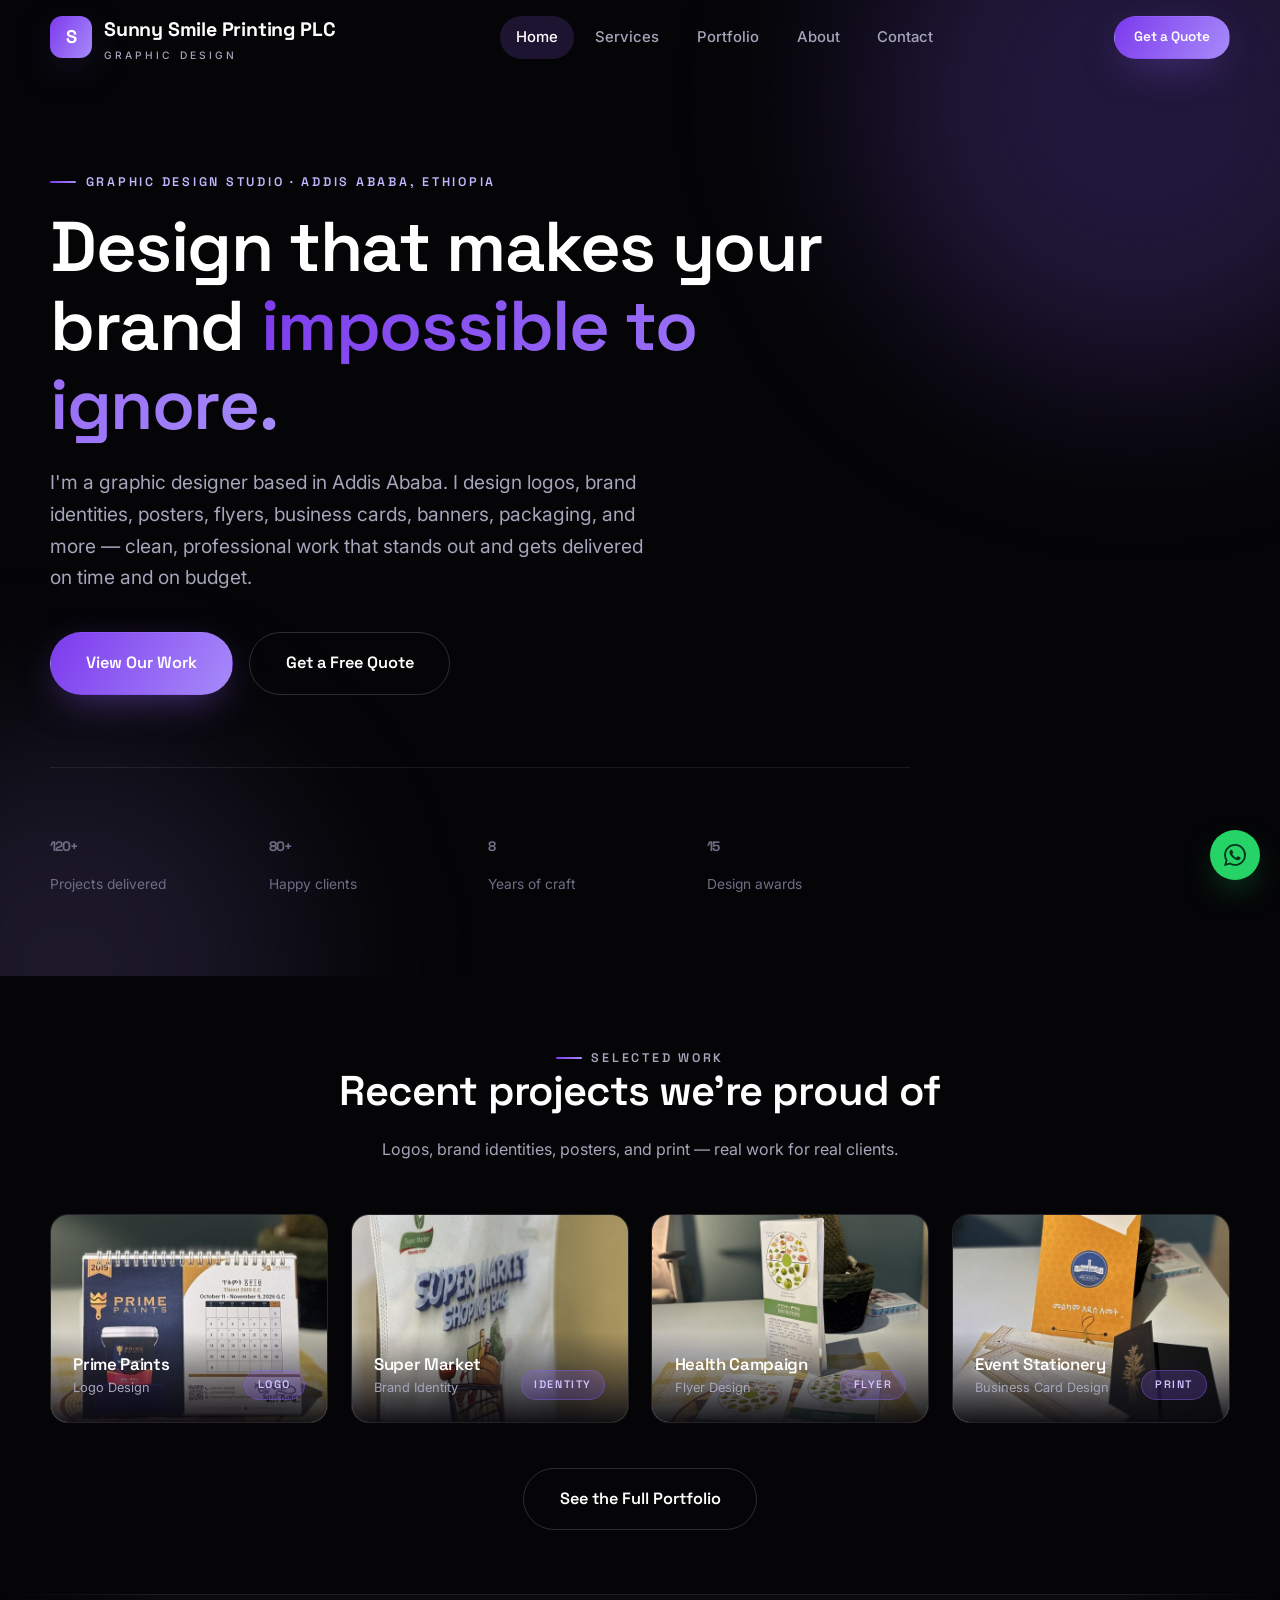
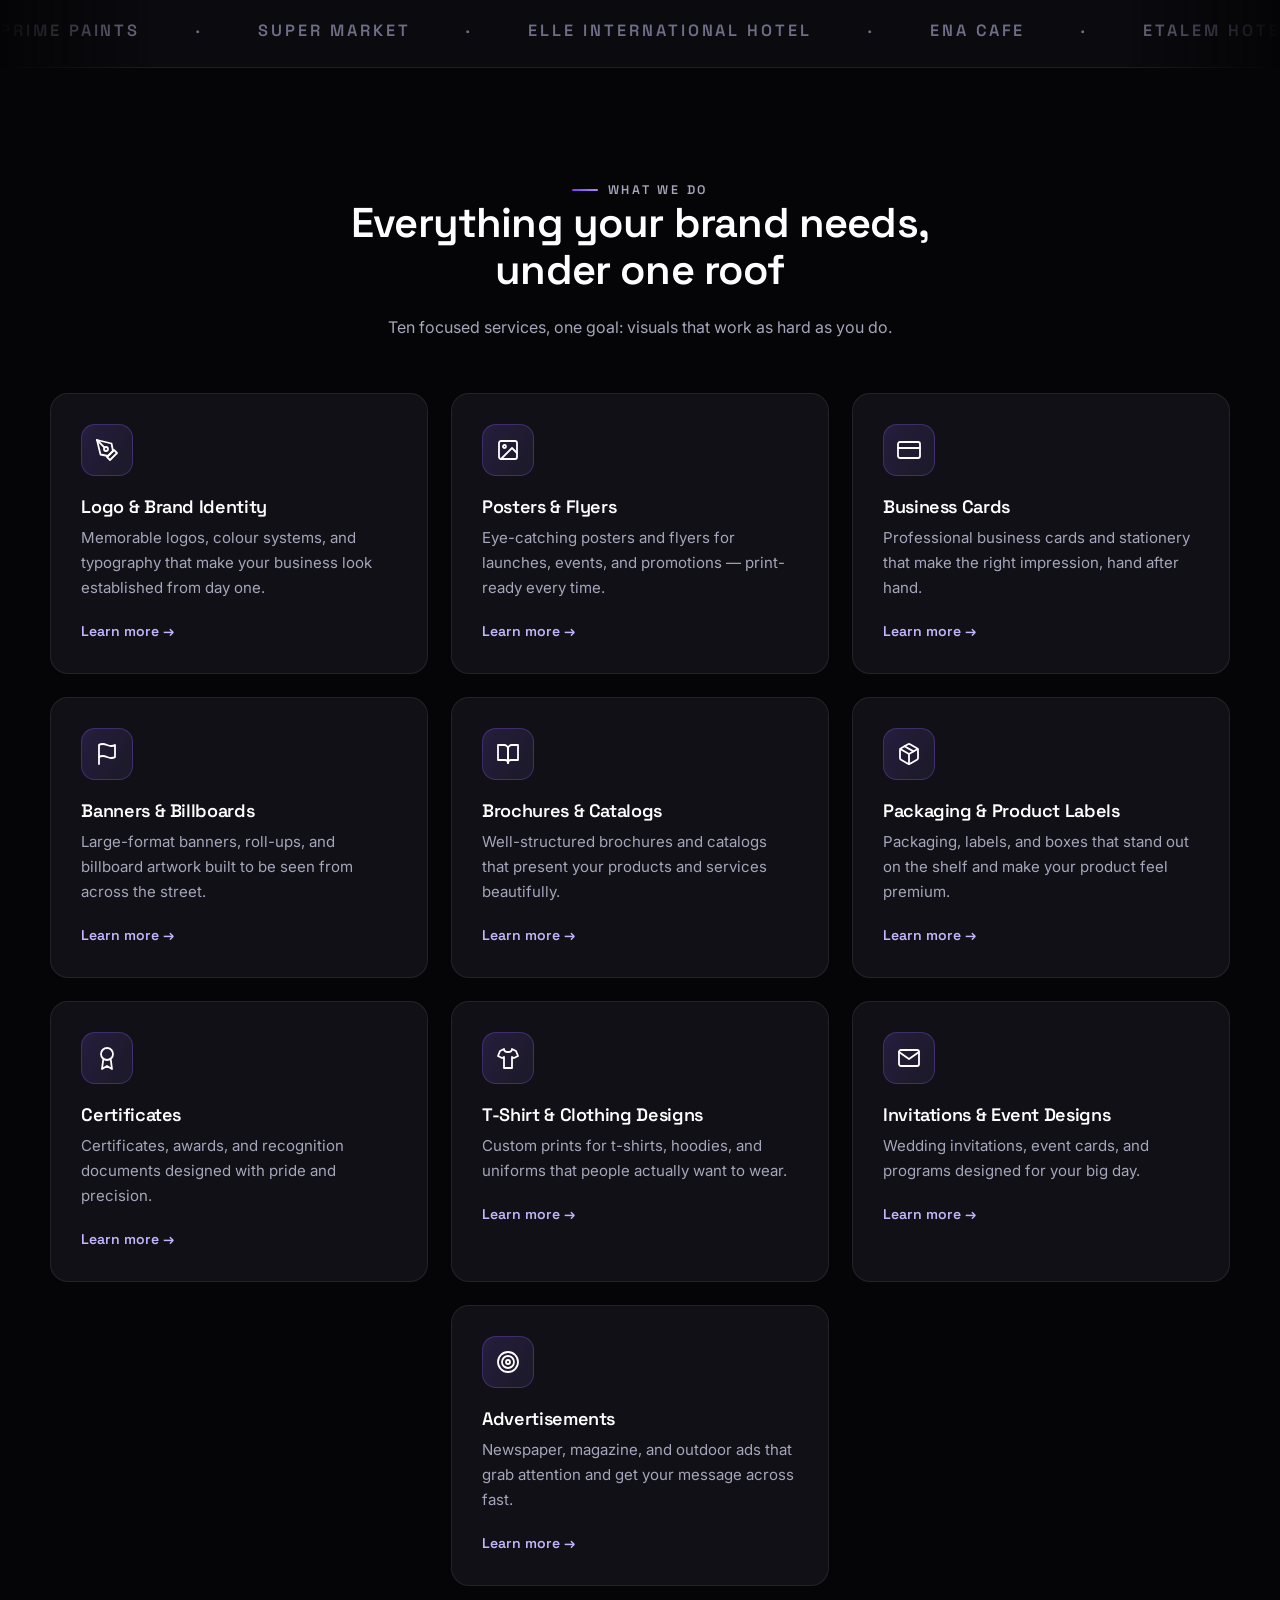
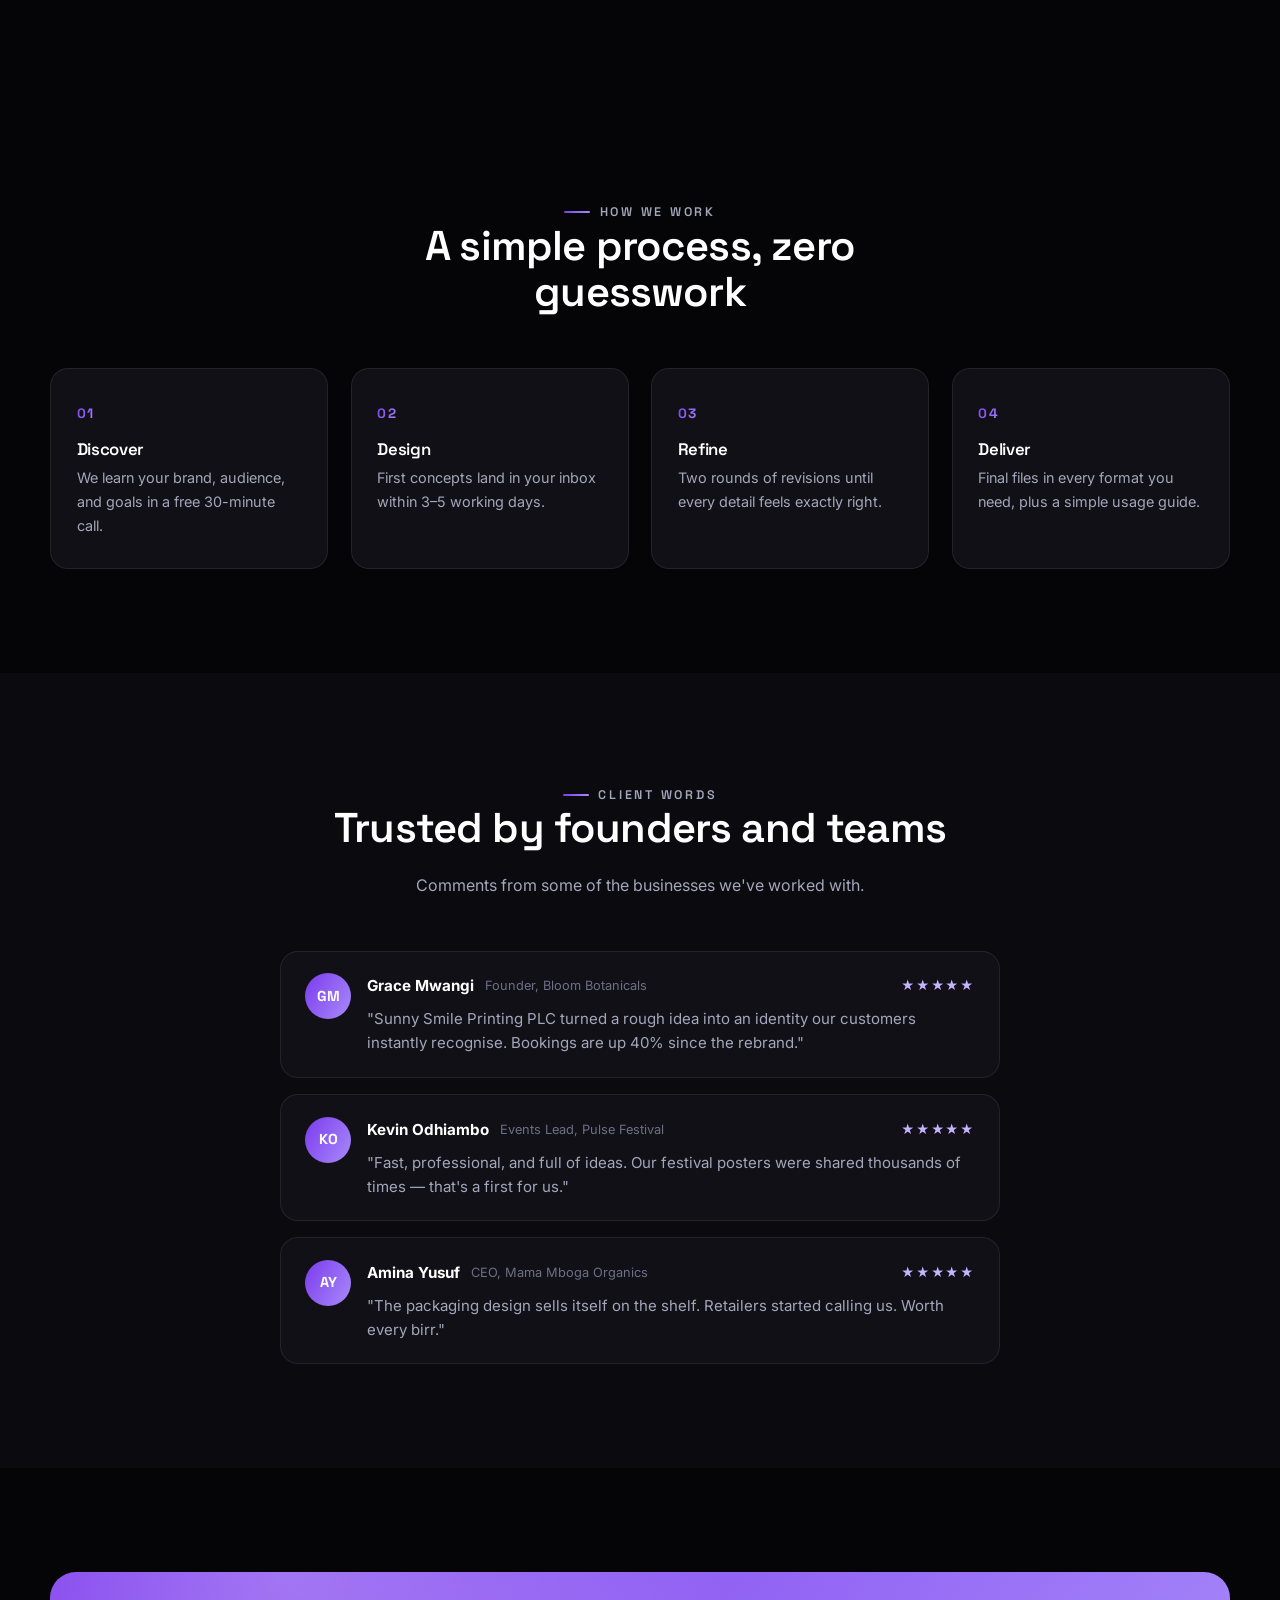
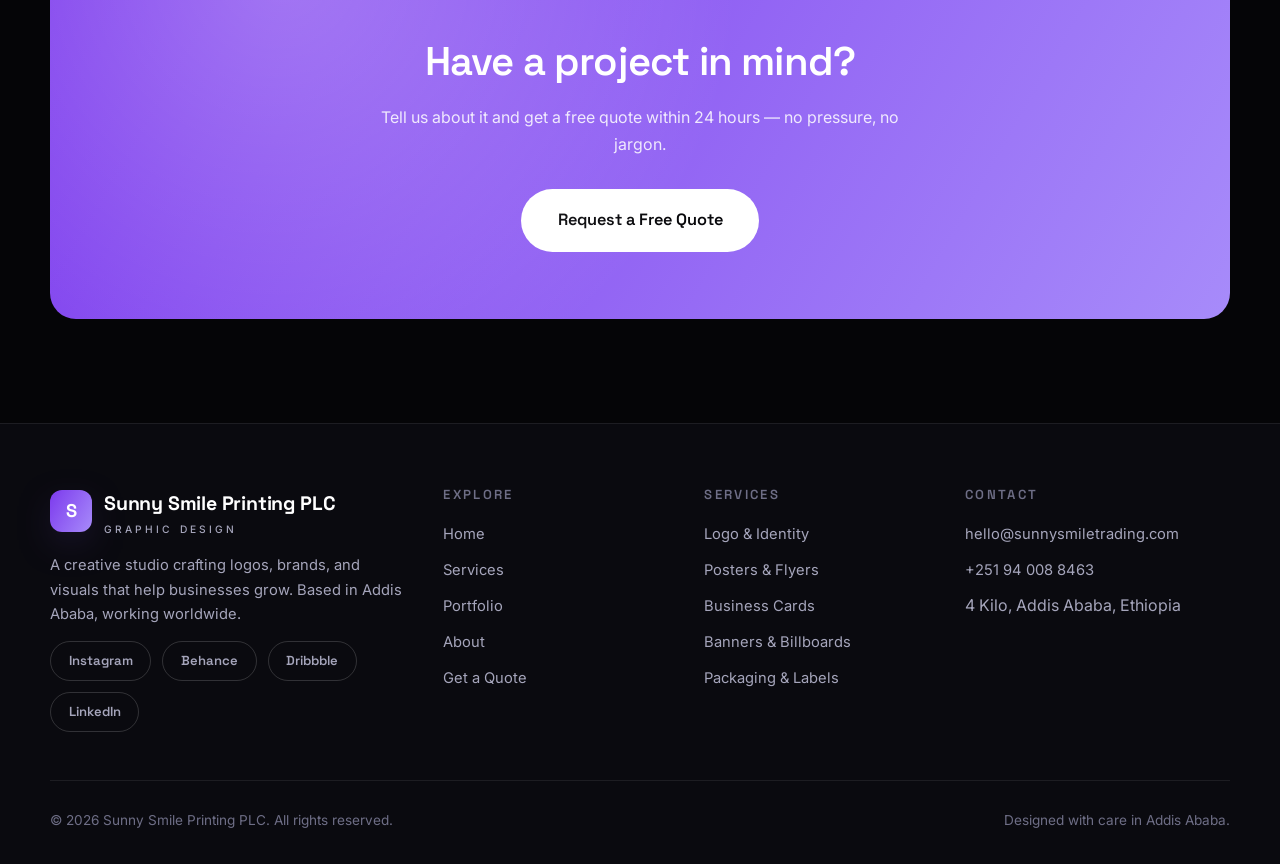
<file: design-studio/index.html>
<!DOCTYPE html>
<html lang="en">
<head>
  <meta charset="UTF-8" />
  <meta name="viewport" content="width=device-width, initial-scale=1.0" />
  <title>Sunny Smile Printing PLC — Graphic Design That Makes Brands Unforgettable</title>
  <meta name="description" content="Sunny Smile Printing PLC is a graphic design studio in Addis Ababa offering logo design, brand identity, posters, flyers, business cards, banners, brochures, packaging, certificates, and apparel designs." />
  <link rel="icon" href="data:image/svg+xml,%3Csvg xmlns='http://www.w3.org/2000/svg' viewBox='0 0 64 64'%3E%3Cdefs%3E%3ClinearGradient id='g' x1='0' y1='0' x2='1' y2='1'%3E%3Cstop offset='0' stop-color='%238b5cf6'/%3E%3Cstop offset='1' stop-color='%23a78bfa'/%3E%3C/linearGradient%3E%3C/defs%3E%3Crect width='64' height='64' rx='14' fill='url(%23g)'/%3E%3Ctext x='32' y='45' font-family='Arial' font-size='36' font-weight='bold' fill='white' text-anchor='middle'%3ES%3C/text%3E%3C/svg%3E" />
  <link rel="preconnect" href="https://fonts.googleapis.com" />
  <link rel="preconnect" href="https://fonts.gstatic.com" crossorigin />
  <link href="https://fonts.googleapis.com/css2?family=Inter:wght@400;500;600&family=Space+Grotesk:wght@500;600;700&display=swap" rel="stylesheet" />
  <link rel="stylesheet" href="css/style.css?v=5" />
</head>
<body>

  <header class="site-header">
    <div class="container nav-wrap">
      <a class="brand" href="index.html">
        <span class="brand-mark">S</span>
        <span>Sunny Smile Printing PLC<small>Graphic Design</small></span>
      </a>

      <nav class="nav-links" aria-label="Main navigation">
        <a href="index.html" data-page="index.html">Home</a>
        <a href="services.html" data-page="services.html">Services</a>
        <a href="portfolio.html" data-page="portfolio.html">Portfolio</a>
        <a href="about.html" data-page="about.html">About</a>
        <a href="contact.html" data-page="contact.html">Contact</a>
        <a class="btn btn-primary btn-sm nav-drawer-quote" href="quote.html">Get a Quote</a>
      </nav>

      <div class="nav-cta">
        <a class="btn btn-primary btn-sm nav-quote" href="quote.html">Get a Quote</a>
        <button class="nav-toggle" aria-label="Toggle menu" aria-expanded="false">
          <span></span><span></span><span></span>
        </button>
      </div>
    </div>
  </header>

  <div class="nav-scrim"></div>

  <main>
    <!-- Hero -->
    <section class="hero">
      <div class="container">
        <div class="hero-inner">
          <p class="eyebrow reveal">Graphic Design Studio · Addis Ababa, Ethiopia</p>
          <h1 class="reveal">Design that makes your brand <span class="grad-text">impossible to ignore.</span></h1>
          <p class="hero-sub reveal">
            I'm a graphic designer based in Addis Ababa. I design logos, brand identities, posters,
            flyers, business cards, banners, packaging, and more — clean, professional work
            that stands out and gets delivered on time and on budget.
          </p>
          <div class="btn-row reveal">
            <a class="btn btn-primary btn-lg" href="portfolio.html">View Our Work</a>
            <a class="btn btn-ghost btn-lg" href="quote.html">Get a Free Quote</a>
          </div>

          <div class="stats">
            <div class="stat reveal"><b><span data-count="120" data-suffix="+">0</span></b><span>Projects delivered</span></div>
            <div class="stat reveal"><b><span data-count="80" data-suffix="+">0</span></b><span>Happy clients</span></div>
            <div class="stat reveal"><b><span data-count="8">0</span></b><span>Years of craft</span></div>
            <div class="stat reveal"><b><span data-count="15">0</span></b><span>Design awards</span></div>
          </div>
        </div>
      </div>
    </section>

    <!-- Selected work -->
    <section class="section section-sm">
      <div class="container">
        <div class="section-head center reveal">
          <p class="eyebrow">Selected Work</p>
          <h2>Recent projects we're proud of</h2>
          <p>Logos, brand identities, posters, and print — real work for real clients.</p>
        </div>

        <div class="grid-4">
          <a class="work-card work-item reveal" href="portfolio.html">
            <img src="assets/images/work/prime-paints-logo.jpg" alt="Prime Paints logo and desk calendar design" loading="lazy" />
            <div class="work-overlay">
              <div><h3>Prime Paints</h3><small>Logo Design</small></div>
              <span class="tag">Logo</span>
            </div>
          </a>

          <a class="work-card work-item reveal" href="portfolio.html">
            <img src="assets/images/work/super-market-brand.jpg" alt="Super Market branded shopping bag design" loading="lazy" />
            <div class="work-overlay">
              <div><h3>Super Market</h3><small>Brand Identity</small></div>
              <span class="tag">Identity</span>
            </div>
          </a>

          <a class="work-card work-item reveal" href="portfolio.html">
            <img src="assets/images/work/nutrition-flyer.jpg" alt="Nutrition campaign flyer and brochure design" loading="lazy" />
            <div class="work-overlay">
              <div><h3>Health Campaign</h3><small>Flyer Design</small></div>
              <span class="tag">Flyer</span>
            </div>
          </a>

          <a class="work-card work-item reveal" href="portfolio.html">
            <img src="assets/images/work/event-stationery.jpg" alt="Event stationery, cards, and envelope design" loading="lazy" />
            <div class="work-overlay">
              <div><h3>Event Stationery</h3><small>Business Card Design</small></div>
              <span class="tag">Print</span>
            </div>
          </a>
        </div>

        <div class="btn-row reveal" style="justify-content:center; margin-top:2.8rem;">
          <a class="btn btn-ghost btn-lg" href="portfolio.html">See the Full Portfolio</a>
        </div>
      </div>
    </section>

    <!-- Client marquee -->
    <div class="marquee" aria-hidden="true">
      <div class="marquee-track">
        <span>Prime Paints</span><span>·</span><span>Super Market</span><span>·</span>
        <span>Elle International Hotel</span><span>·</span><span>Ena Cafe</span><span>·</span>
        <span>Etalem Hotel</span><span>·</span><span>Dire Dawa University</span><span>·</span>
        <span>Prime Paints</span><span>·</span><span>Super Market</span><span>·</span>
        <span>Elle International Hotel</span><span>·</span><span>Ena Cafe</span><span>·</span>
        <span>Etalem Hotel</span><span>·</span><span>Dire Dawa University</span><span>·</span>
      </div>
    </div>

    <!-- Services -->
    <section class="section">
      <div class="container">
        <div class="section-head center reveal">
          <p class="eyebrow">What We Do</p>
          <h2>Everything your brand needs, under one roof</h2>
          <p>Ten focused services, one goal: visuals that work as hard as you do.</p>
        </div>

        <div class="card-grid">
          <article class="card reveal">
            <div class="card-icon"><svg viewBox="0 0 24 24" width="24" height="24" fill="none" stroke="currentColor" stroke-width="1.8" stroke-linecap="round" stroke-linejoin="round"><path d="M12 19l7-7 3 3-7 7-3-3z"/><path d="M18 13l-1.5-7.5L2 2l3.5 14.5L13 18l5-5z"/><path d="M2 2l7.586 7.586"/><circle cx="11" cy="11" r="2"/></svg></div>
            <h3>Logo &amp; Brand Identity</h3>
            <p>Memorable logos, colour systems, and typography that make your business look established from day one.</p>
            <a class="card-link" href="services.html">Learn more →</a>
          </article>

          <article class="card reveal">
            <div class="card-icon"><svg viewBox="0 0 24 24" width="24" height="24" fill="none" stroke="currentColor" stroke-width="1.8" stroke-linecap="round" stroke-linejoin="round"><rect x="3" y="3" width="18" height="18" rx="2"/><circle cx="8.5" cy="8.5" r="1.5"/><polyline points="21 15 16 10 5 21"/></svg></div>
            <h3>Posters &amp; Flyers</h3>
            <p>Eye-catching posters and flyers for launches, events, and promotions — print-ready every time.</p>
            <a class="card-link" href="services.html">Learn more →</a>
          </article>

          <article class="card reveal">
            <div class="card-icon"><svg viewBox="0 0 24 24" width="24" height="24" fill="none" stroke="currentColor" stroke-width="1.8" stroke-linecap="round" stroke-linejoin="round"><rect x="1" y="4" width="22" height="16" rx="2"/><line x1="1" y1="10" x2="23" y2="10"/></svg></div>
            <h3>Business Cards</h3>
            <p>Professional business cards and stationery that make the right impression, hand after hand.</p>
            <a class="card-link" href="services.html">Learn more →</a>
          </article>

          <article class="card reveal">
            <div class="card-icon"><svg viewBox="0 0 24 24" width="24" height="24" fill="none" stroke="currentColor" stroke-width="1.8" stroke-linecap="round" stroke-linejoin="round"><path d="M4 15s1-1 4-1 5 2 8 2 4-1 4-1V3s-1 1-4 1-5-2-8-2-4 1-4 1z"/><line x1="4" y1="22" x2="4" y2="15"/></svg></div>
            <h3>Banners &amp; Billboards</h3>
            <p>Large-format banners, roll-ups, and billboard artwork built to be seen from across the street.</p>
            <a class="card-link" href="services.html">Learn more →</a>
          </article>

          <article class="card reveal">
            <div class="card-icon"><svg viewBox="0 0 24 24" width="24" height="24" fill="none" stroke="currentColor" stroke-width="1.8" stroke-linecap="round" stroke-linejoin="round"><path d="M2 3h6a4 4 0 0 1 4 4v14a3 3 0 0 0-3-3H2z"/><path d="M22 3h-6a4 4 0 0 0-4 4v14a3 3 0 0 1 3-3h7z"/></svg></div>
            <h3>Brochures &amp; Catalogs</h3>
            <p>Well-structured brochures and catalogs that present your products and services beautifully.</p>
            <a class="card-link" href="services.html">Learn more →</a>
          </article>

          <article class="card reveal">
            <div class="card-icon"><svg viewBox="0 0 24 24" width="24" height="24" fill="none" stroke="currentColor" stroke-width="1.8" stroke-linecap="round" stroke-linejoin="round"><line x1="16.5" y1="9.4" x2="7.5" y2="4.21"/><path d="M21 16V8a2 2 0 0 0-1-1.73l-7-4a2 2 0 0 0-2 0l-7 4A2 2 0 0 0 3 8v8a2 2 0 0 0 1 1.73l7 4a2 2 0 0 0 2 0l7-4A2 2 0 0 0 21 16z"/><polyline points="3.27 6.96 12 12.01 20.73 6.96"/><line x1="12" y1="22.08" x2="12" y2="12"/></svg></div>
            <h3>Packaging &amp; Product Labels</h3>
            <p>Packaging, labels, and boxes that stand out on the shelf and make your product feel premium.</p>
            <a class="card-link" href="services.html">Learn more →</a>
          </article>

          <article class="card reveal">
            <div class="card-icon"><svg viewBox="0 0 24 24" width="24" height="24" fill="none" stroke="currentColor" stroke-width="1.8" stroke-linecap="round" stroke-linejoin="round"><circle cx="12" cy="8" r="6"/><polyline points="8.21 13.89 7 23 12 20 17 23 15.79 13.88"/></svg></div>
            <h3>Certificates</h3>
            <p>Certificates, awards, and recognition documents designed with pride and precision.</p>
            <a class="card-link" href="services.html">Learn more →</a>
          </article>

          <article class="card reveal">
            <div class="card-icon"><svg viewBox="0 0 24 24" width="24" height="24" fill="none" stroke="currentColor" stroke-width="1.8" stroke-linecap="round" stroke-linejoin="round"><path d="M16 3l4 2 2 5-4 2-2-1v11H8V11L6 12l-4-2 2-5 4-2c0 2 1.5 3 4 3s4-1 4-3z"/></svg></div>
            <h3>T-Shirt &amp; Clothing Designs</h3>
            <p>Custom prints for t-shirts, hoodies, and uniforms that people actually want to wear.</p>
            <a class="card-link" href="services.html">Learn more →</a>
          </article>

          <article class="card reveal">
            <div class="card-icon"><svg viewBox="0 0 24 24" width="24" height="24" fill="none" stroke="currentColor" stroke-width="1.8" stroke-linecap="round" stroke-linejoin="round"><path d="M4 4h16c1.1 0 2 .9 2 2v12c0 1.1-.9 2-2 2H4c-1.1 0-2-.9-2-2V6c0-1.1.9-2 2-2z"/><polyline points="22,6 12,13 2,6"/></svg></div>
            <h3>Invitations &amp; Event Designs</h3>
            <p>Wedding invitations, event cards, and programs designed for your big day.</p>
            <a class="card-link" href="services.html">Learn more →</a>
          </article>

          <article class="card reveal">
            <div class="card-icon"><svg viewBox="0 0 24 24" width="24" height="24" fill="none" stroke="currentColor" stroke-width="1.8" stroke-linecap="round" stroke-linejoin="round"><circle cx="12" cy="12" r="10"/><circle cx="12" cy="12" r="6"/><circle cx="12" cy="12" r="2"/></svg></div>
            <h3>Advertisements</h3>
            <p>Newspaper, magazine, and outdoor ads that grab attention and get your message across fast.</p>
            <a class="card-link" href="services.html">Learn more →</a>
          </article>
        </div>
      </div>
    </section>

    <!-- Process -->
    <section class="section">
      <div class="container">
        <div class="section-head center reveal">
          <p class="eyebrow">How We Work</p>
          <h2>A simple process, zero guesswork</h2>
        </div>

        <div class="process">
          <div class="step reveal">
            <h3>Discover</h3>
            <p>We learn your brand, audience, and goals in a free 30-minute call.</p>
          </div>
          <div class="step reveal">
            <h3>Design</h3>
            <p>First concepts land in your inbox within 3–5 working days.</p>
          </div>
          <div class="step reveal">
            <h3>Refine</h3>
            <p>Two rounds of revisions until every detail feels exactly right.</p>
          </div>
          <div class="step reveal">
            <h3>Deliver</h3>
            <p>Final files in every format you need, plus a simple usage guide.</p>
          </div>
        </div>
      </div>
    </section>

    <!-- Testimonials -->
    <section class="section section-alt">
      <div class="container">
        <div class="section-head center reveal">
          <p class="eyebrow">Client Words</p>
          <h2>Trusted by founders and teams</h2>
          <p>Comments from some of the businesses we've worked with.</p>
        </div>

        <div class="comments">
          <div class="comment reveal">
            <span class="avatar">GM</span>
            <div class="comment-body">
              <div class="comment-top">
                <b>Grace Mwangi</b>
                <span class="comment-role">Founder, Bloom Botanicals</span>
                <span class="stars" aria-label="5 out of 5 stars">★★★★★</span>
              </div>
              <blockquote>"Sunny Smile Printing PLC turned a rough idea into an identity our customers instantly recognise. Bookings are up 40% since the rebrand."</blockquote>
            </div>
          </div>

          <div class="comment reveal">
            <span class="avatar">KO</span>
            <div class="comment-body">
              <div class="comment-top">
                <b>Kevin Odhiambo</b>
                <span class="comment-role">Events Lead, Pulse Festival</span>
                <span class="stars" aria-label="5 out of 5 stars">★★★★★</span>
              </div>
              <blockquote>"Fast, professional, and full of ideas. Our festival posters were shared thousands of times — that's a first for us."</blockquote>
            </div>
          </div>

          <div class="comment reveal">
            <span class="avatar">AY</span>
            <div class="comment-body">
              <div class="comment-top">
                <b>Amina Yusuf</b>
                <span class="comment-role">CEO, Mama Mboga Organics</span>
                <span class="stars" aria-label="5 out of 5 stars">★★★★★</span>
              </div>
              <blockquote>"The packaging design sells itself on the shelf. Retailers started calling us. Worth every birr."</blockquote>
            </div>
          </div>
        </div>
      </div>
    </section>

    <!-- CTA -->
    <section class="section">
      <div class="container">
        <div class="cta-band reveal">
          <h2>Have a project in mind?</h2>
          <p>Tell us about it and get a free quote within 24 hours — no pressure, no jargon.</p>
          <div class="btn-row" style="justify-content:center;">
            <a class="btn btn-light btn-lg" href="quote.html">Request a Free Quote</a>
          </div>
        </div>
      </div>
    </section>
  </main>

  <footer class="site-footer">
    <div class="container">
      <div class="footer-grid">
        <div>
          <a class="brand" href="index.html">
            <span class="brand-mark">S</span>
            <span>Sunny Smile Printing PLC<small>Graphic Design</small></span>
          </a>
          <p style="margin-top:1.2rem;">A creative studio crafting logos, brands, and visuals that help businesses grow. Based in Addis Ababa, working worldwide.</p>
          <div class="socials">
            <a class="social-link" href="#" aria-label="Instagram">Instagram</a>
            <a class="social-link" href="#" aria-label="Behance">Behance</a>
            <a class="social-link" href="#" aria-label="Dribbble">Dribbble</a>
            <a class="social-link" href="#" aria-label="LinkedIn">LinkedIn</a>
          </div>
        </div>

        <div>
          <h4>Explore</h4>
          <ul>
            <li><a href="index.html">Home</a></li>
            <li><a href="services.html">Services</a></li>
            <li><a href="portfolio.html">Portfolio</a></li>
            <li><a href="about.html">About</a></li>
            <li><a href="quote.html">Get a Quote</a></li>
          </ul>
        </div>

        <div>
          <h4>Services</h4>
          <ul>
            <li><a href="services.html">Logo &amp; Identity</a></li>
            <li><a href="services.html">Posters &amp; Flyers</a></li>
            <li><a href="services.html">Business Cards</a></li>
            <li><a href="services.html">Banners &amp; Billboards</a></li>
            <li><a href="services.html">Packaging &amp; Labels</a></li>
          </ul>
        </div>

        <div>
          <h4>Contact</h4>
          <ul>
            <li><a href="mailto:hello@sunnysmiletrading.com">hello@sunnysmiletrading.com</a></li>
            <li><a href="tel:+251940088463">+251 94 008 8463</a></li>
            <li><span style="color:var(--muted);">4 Kilo, Addis Ababa, Ethiopia</span></li>
          </ul>
        </div>
      </div>

      <div class="footer-bottom">
        <span>© <span data-year>2026</span> Sunny Smile Printing PLC. All rights reserved.</span>
        <span>Designed with care in Addis Ababa.</span>
      </div>
    </div>
  </footer>

  <a class="wa-float" data-wa="Hi Sunny Smile Printing PLC! I'd like a design quote." href="#" aria-label="Chat with us on WhatsApp">
    <svg viewBox="0 0 24 24" aria-hidden="true"><path d="M17.472 14.382c-.297-.149-1.758-.867-2.03-.967-.273-.099-.471-.148-.67.15-.197.297-.767.966-.94 1.164-.173.199-.347.223-.644.075-.297-.15-1.255-.463-2.39-1.475-.883-.788-1.48-1.761-1.653-2.059-.173-.297-.018-.458.13-.606.134-.133.298-.347.446-.52.149-.174.198-.298.298-.497.099-.198.05-.371-.025-.52-.075-.149-.669-1.612-.916-2.207-.242-.579-.487-.5-.669-.51-.173-.008-.371-.01-.57-.01-.198 0-.52.074-.792.372-.272.297-1.04 1.016-1.04 2.479 0 1.462 1.065 2.875 1.213 3.074.149.198 2.096 3.2 5.077 4.487.709.306 1.262.489 1.694.625.712.227 1.36.195 1.871.118.571-.085 1.758-.719 2.006-1.413.248-.694.248-1.289.173-1.413-.074-.124-.272-.198-.57-.347m-5.421 7.403h-.004a9.87 9.87 0 01-5.031-1.378l-.361-.214-3.741.982.998-3.648-.235-.374a9.86 9.86 0 01-1.51-5.26c.001-5.45 4.436-9.884 9.888-9.884 2.64 0 5.122 1.03 6.988 2.898a9.825 9.825 0 012.893 6.994c-.003 5.45-4.437 9.884-9.885 9.884m8.413-18.297A11.815 11.815 0 0012.05 0C5.495 0 .16 5.335.157 11.892c0 2.096.547 4.142 1.588 5.945L.057 24l6.305-1.654a11.882 11.882 0 005.683 1.448h.005c6.554 0 11.89-5.335 11.893-11.893a11.821 11.821 0 00-3.48-8.413z"/></svg>
    <span>WhatsApp Us</span>
  </a>

  <script src="js/main.js?v=4"></script>
</body>
</html>
</file>
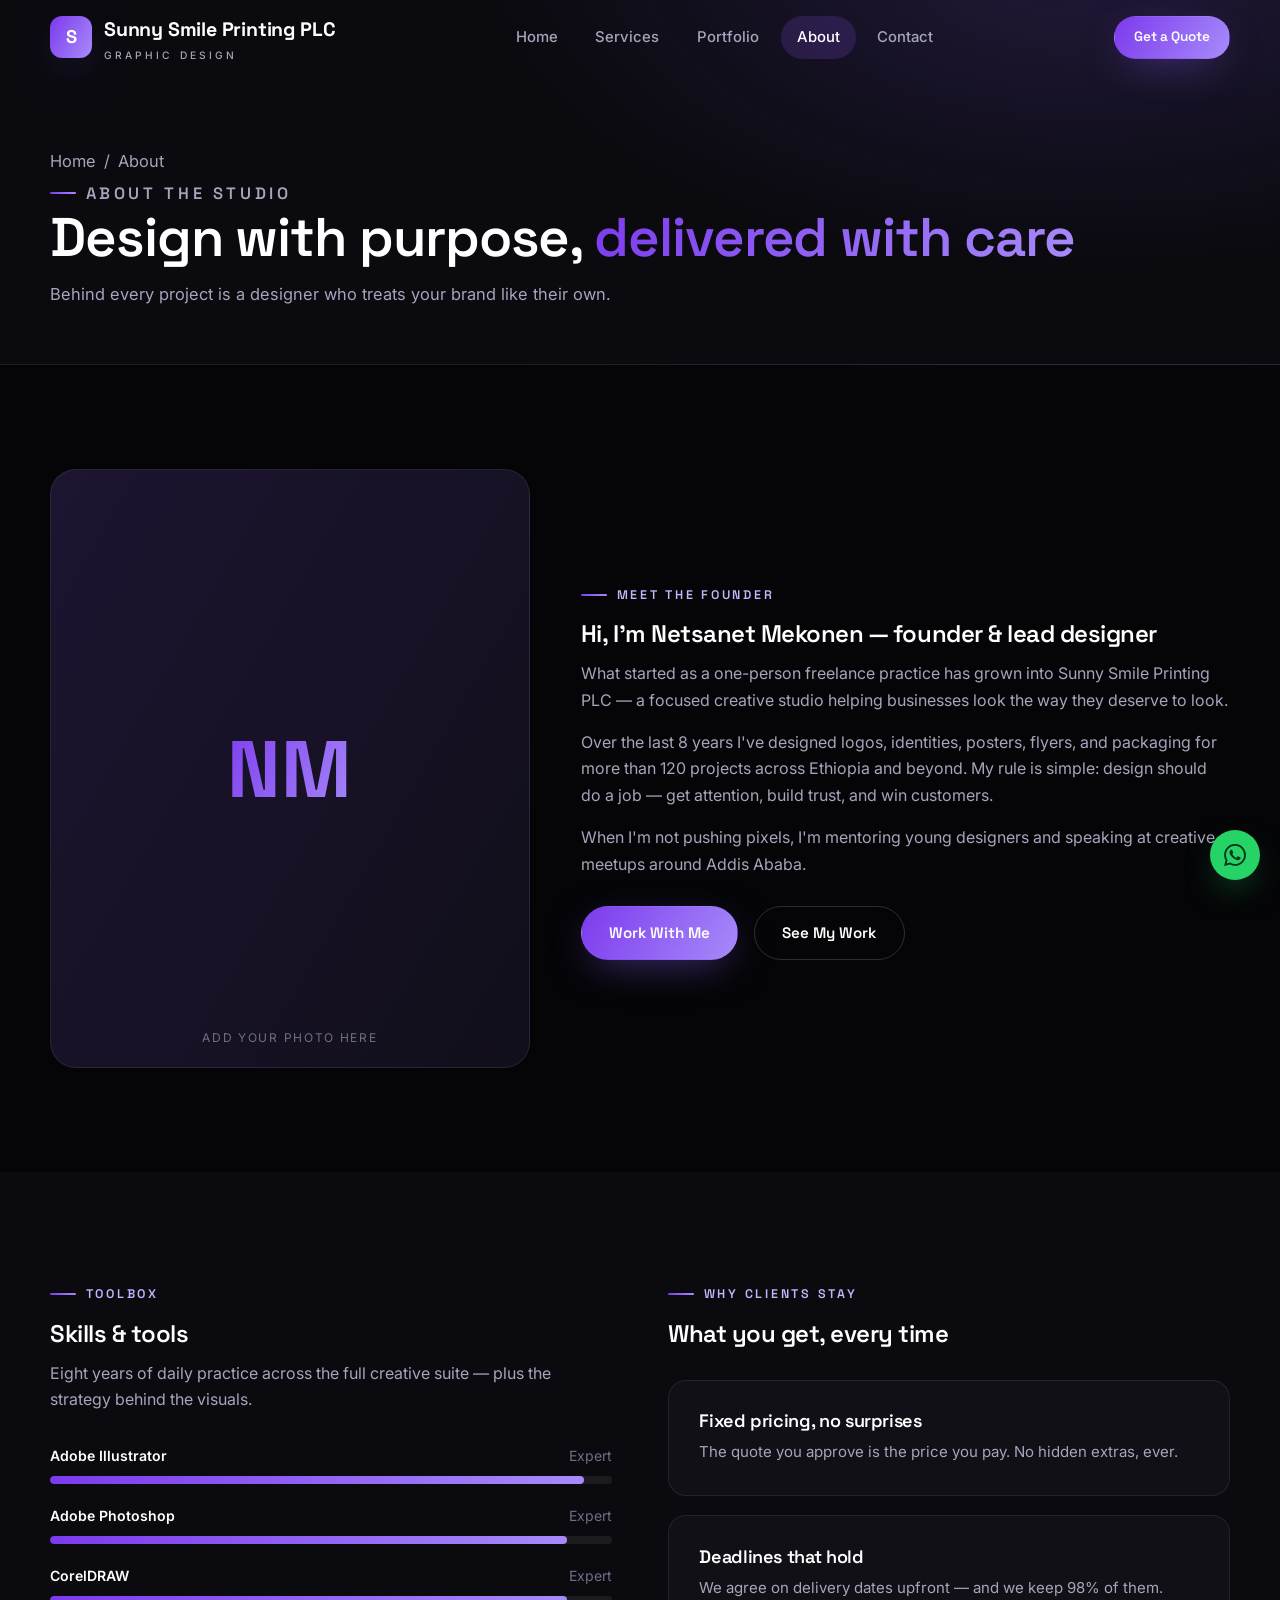
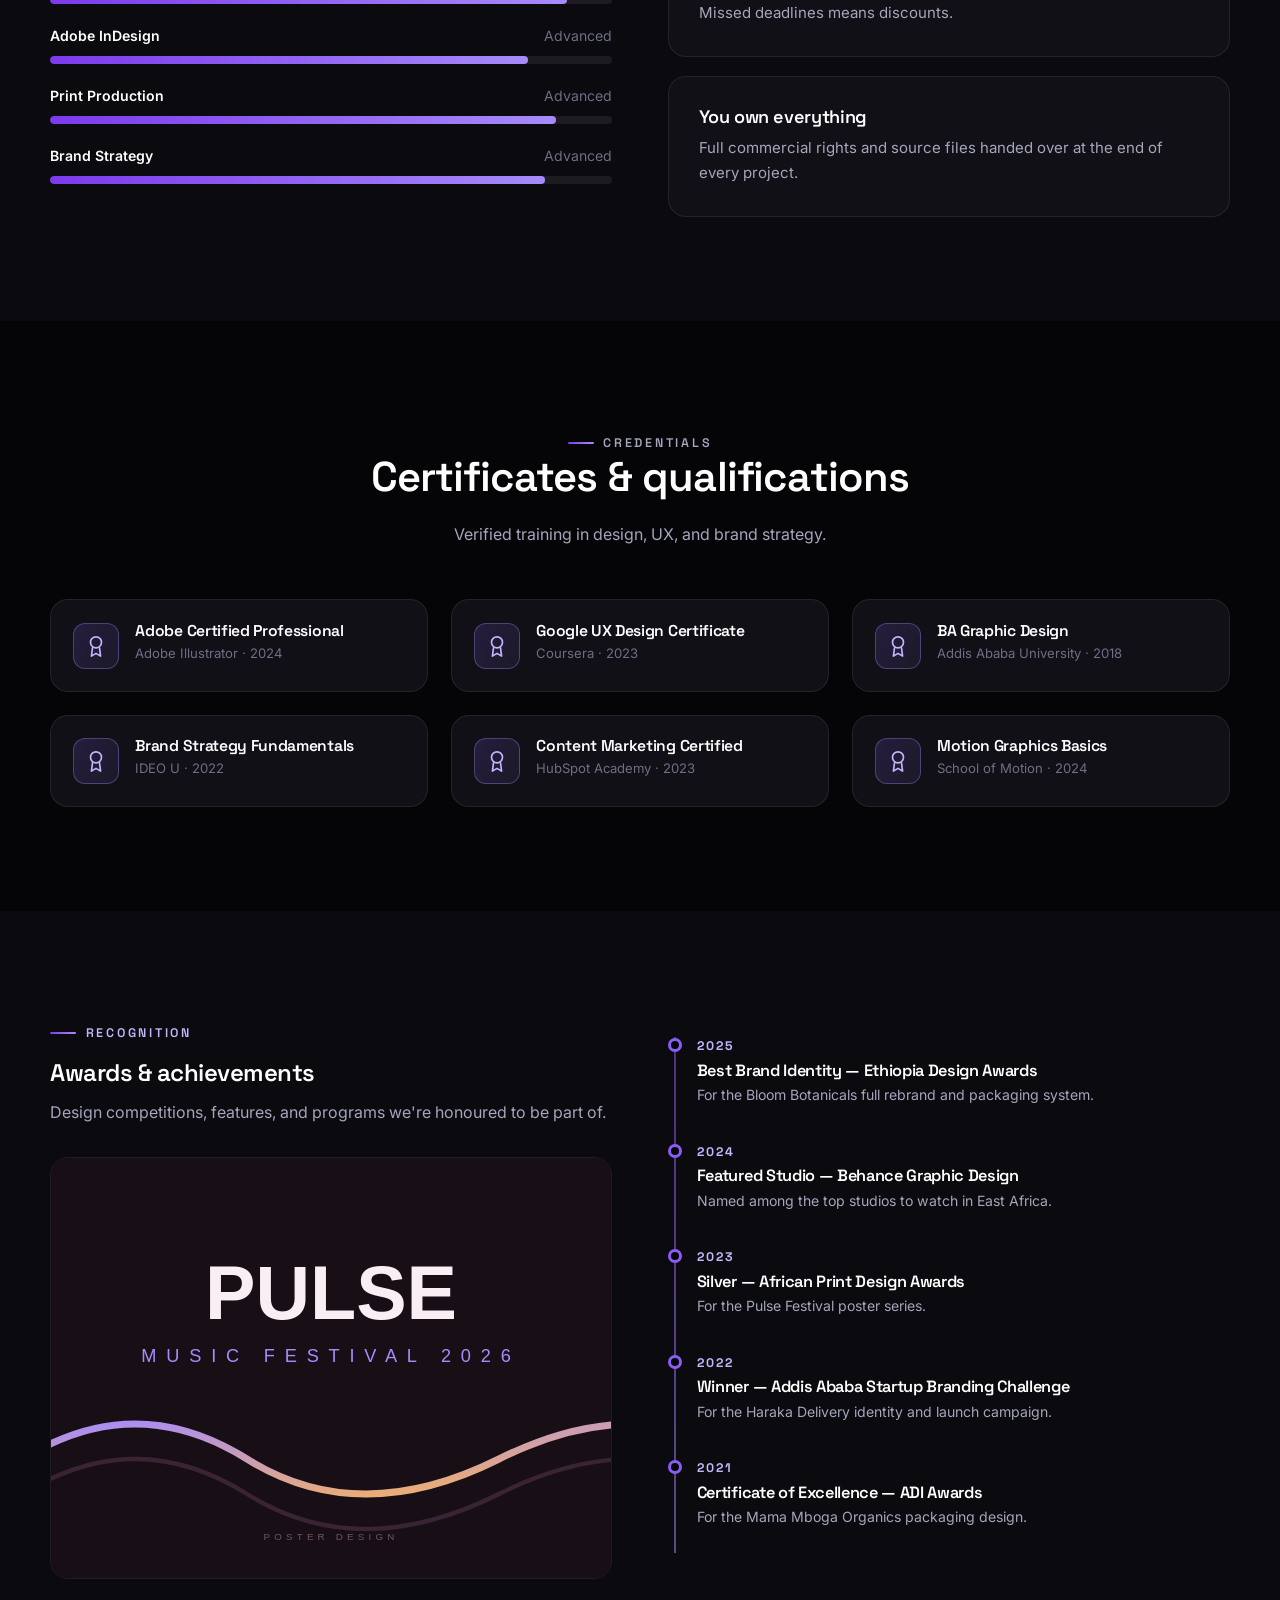
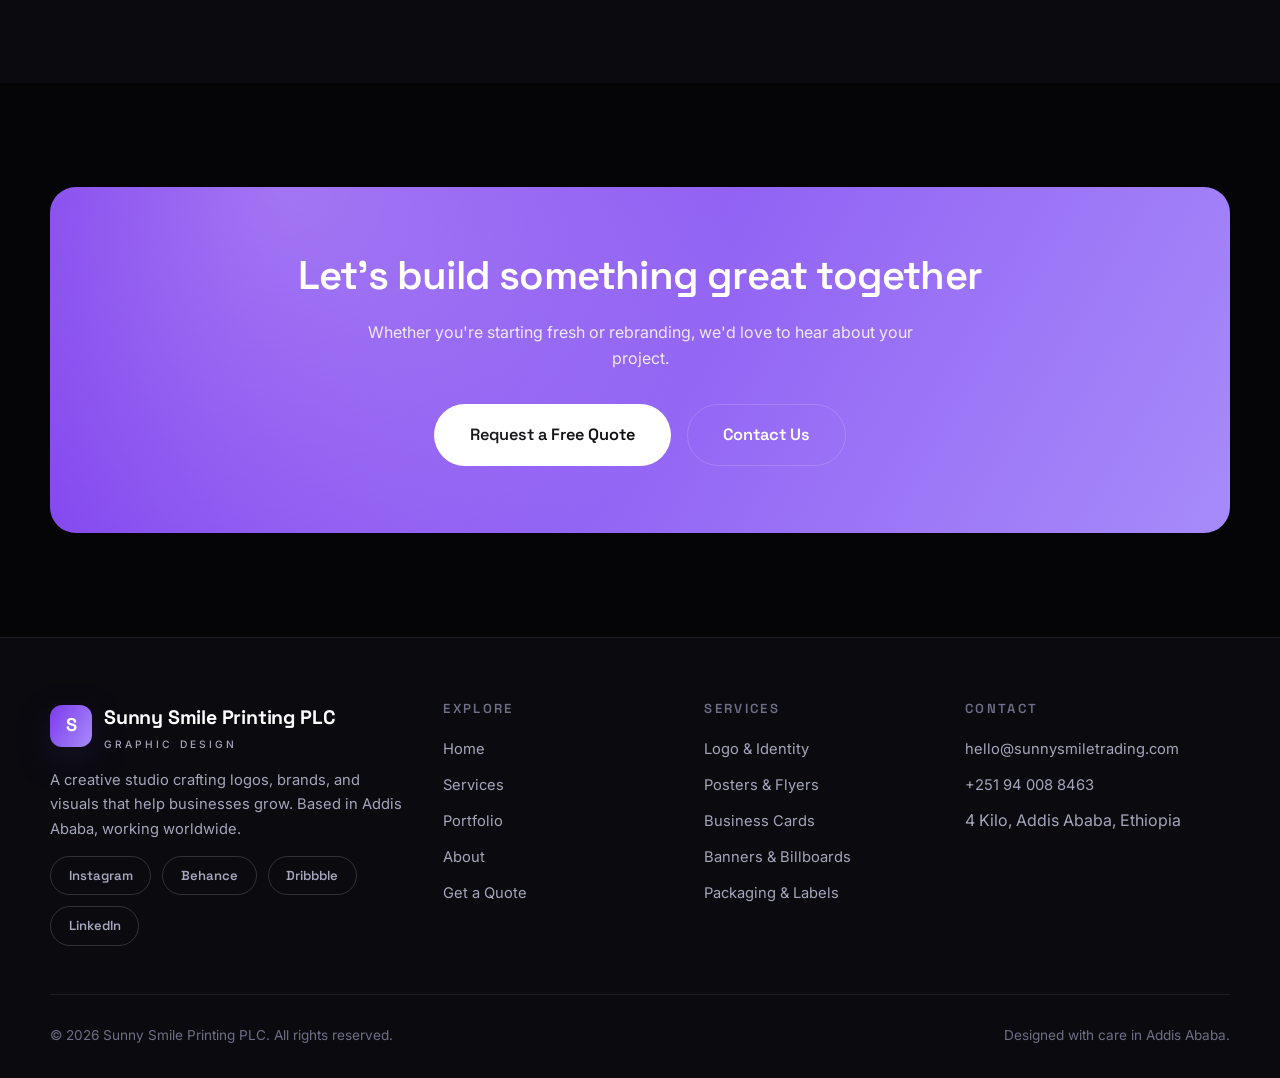
<file: design-studio/about.html>
<!DOCTYPE html>
<html lang="en">
<head>
  <meta charset="UTF-8" />
  <meta name="viewport" content="width=device-width, initial-scale=1.0" />
  <title>About — Sunny Smile Printing PLC</title>
  <meta name="description" content="Meet the designer behind Sunny Smile Printing PLC — skills, certificates, awards, and the story behind the work." />
  <link rel="icon" href="data:image/svg+xml,%3Csvg xmlns='http://www.w3.org/2000/svg' viewBox='0 0 64 64'%3E%3Cdefs%3E%3ClinearGradient id='g' x1='0' y1='0' x2='1' y2='1'%3E%3Cstop offset='0' stop-color='%238b5cf6'/%3E%3Cstop offset='1' stop-color='%23a78bfa'/%3E%3C/linearGradient%3E%3C/defs%3E%3Crect width='64' height='64' rx='14' fill='url(%23g)'/%3E%3Ctext x='32' y='45' font-family='Arial' font-size='36' font-weight='bold' fill='white' text-anchor='middle'%3ES%3C/text%3E%3C/svg%3E" />
  <link rel="preconnect" href="https://fonts.googleapis.com" />
  <link rel="preconnect" href="https://fonts.gstatic.com" crossorigin />
  <link href="https://fonts.googleapis.com/css2?family=Inter:wght@400;500;600&family=Space+Grotesk:wght@500;600;700&display=swap" rel="stylesheet" />
  <link rel="stylesheet" href="css/style.css?v=5" />
</head>
<body>

  <header class="site-header">
    <div class="container nav-wrap">
      <a class="brand" href="index.html">
        <span class="brand-mark">S</span>
        <span>Sunny Smile Printing PLC<small>Graphic Design</small></span>
      </a>
      <nav class="nav-links" aria-label="Main navigation">
        <a href="index.html" data-page="index.html">Home</a>
        <a href="services.html" data-page="services.html">Services</a>
        <a href="portfolio.html" data-page="portfolio.html">Portfolio</a>
        <a href="about.html" data-page="about.html">About</a>
        <a href="contact.html" data-page="contact.html">Contact</a>
        <a class="btn btn-primary btn-sm nav-drawer-quote" href="quote.html">Get a Quote</a>
      </nav>
      <div class="nav-cta">
        <a class="btn btn-primary btn-sm nav-quote" href="quote.html">Get a Quote</a>
        <button class="nav-toggle" aria-label="Toggle menu" aria-expanded="false">
          <span></span><span></span><span></span>
        </button>
      </div>
    </div>
  </header>

  <div class="nav-scrim"></div>

  <main>
    <section class="page-hero">
      <div class="container">
        <p class="crumbs"><a href="index.html">Home</a><span>/</span>About</p>
        <p class="eyebrow">About the Studio</p>
        <h1>Design with purpose, <span class="grad-text">delivered with care</span></h1>
        <p>Behind every project is a designer who treats your brand like their own.</p>
      </div>
    </section>

    <!-- Bio -->
    <section class="section">
      <div class="container">
        <div class="bio-grid">
          <div class="portrait reveal" aria-label="Portrait placeholder">
            <span class="initials">NM</span>
          </div>

          <div class="reveal">
            <p class="eyebrow">Meet the Founder</p>
            <h2>Hi, I'm Netsanet Mekonen — founder &amp; lead designer</h2>
            <p style="color:var(--muted);">
              What started as a one-person freelance practice has grown into Sunny Smile Printing PLC —
              a focused creative studio helping businesses look the way they deserve to look.
            </p>
            <p style="color:var(--muted);">
              Over the last 8 years I've designed logos, identities, posters, flyers, and packaging for
              more than 120 projects across Ethiopia and beyond. My rule is simple: design should
              do a job — get attention, build trust, and win customers.
            </p>
            <p style="color:var(--muted);">
              When I'm not pushing pixels, I'm mentoring young designers and speaking at
              creative meetups around Addis Ababa.
            </p>

            <div class="btn-row" style="margin-top:1.8rem;">
              <a class="btn btn-primary" href="quote.html">Work With Me</a>
              <a class="btn btn-ghost" href="portfolio.html">See My Work</a>
            </div>
          </div>
        </div>
      </div>
    </section>

    <!-- Skills -->
    <section class="section section-alt">
      <div class="container">
        <div class="grid-2" style="gap:3.5rem; align-items:start;">
          <div class="reveal">
            <p class="eyebrow">Toolbox</p>
            <h2>Skills &amp; tools</h2>
            <p style="color:var(--muted);">Eight years of daily practice across the full creative suite — plus the strategy behind the visuals.</p>

            <div style="margin-top:2rem;">
              <div class="skill">
                <div class="skill-top"><b>Adobe Illustrator</b><span>Expert</span></div>
                <div class="skill-bar"><i data-level="95"></i></div>
              </div>
              <div class="skill">
                <div class="skill-top"><b>Adobe Photoshop</b><span>Expert</span></div>
                <div class="skill-bar"><i data-level="92"></i></div>
              </div>
              <div class="skill">
                <div class="skill-top"><b>CorelDRAW</b><span>Expert</span></div>
                <div class="skill-bar"><i data-level="92"></i></div>
              </div>
              <div class="skill">
                <div class="skill-top"><b>Adobe InDesign</b><span>Advanced</span></div>
                <div class="skill-bar"><i data-level="85"></i></div>
              </div>
              <div class="skill">
                <div class="skill-top"><b>Print Production</b><span>Advanced</span></div>
                <div class="skill-bar"><i data-level="90"></i></div>
              </div>
              <div class="skill">
                <div class="skill-top"><b>Brand Strategy</b><span>Advanced</span></div>
                <div class="skill-bar"><i data-level="88"></i></div>
              </div>
            </div>
          </div>

          <div class="reveal">
            <p class="eyebrow">Why Clients Stay</p>
            <h2>What you get, every time</h2>
            <div style="display:grid; gap:1.2rem; margin-top:2rem;">
              <div class="card">
                <h3>Fixed pricing, no surprises</h3>
                <p>The quote you approve is the price you pay. No hidden extras, ever.</p>
              </div>
              <div class="card">
                <h3>Deadlines that hold</h3>
                <p>We agree on delivery dates upfront — and we keep 98% of them. Missed deadlines means discounts.</p>
              </div>
              <div class="card">
                <h3>You own everything</h3>
                <p>Full commercial rights and source files handed over at the end of every project.</p>
              </div>
            </div>
          </div>
        </div>
      </div>
    </section>

    <!-- Certificates -->
    <section class="section">
      <div class="container">
        <div class="section-head center reveal">
          <p class="eyebrow">Credentials</p>
          <h2>Certificates &amp; qualifications</h2>
          <p>Verified training in design, UX, and brand strategy.</p>
        </div>

        <div class="grid-3">
          <div class="cert-card reveal">
            <div class="cert-seal"><svg viewBox="0 0 24 24" width="22" height="22" fill="none" stroke="currentColor" stroke-width="1.8" stroke-linecap="round" stroke-linejoin="round" style="color:var(--accent-3);"><circle cx="12" cy="8" r="6"/><polyline points="8.21 13.89 7 23 12 20 17 23 15.79 13.88"/></svg></div>
            <div>
              <h3>Adobe Certified Professional</h3>
              <p>Adobe Illustrator · 2024</p>
            </div>
          </div>
          <div class="cert-card reveal">
            <div class="cert-seal"><svg viewBox="0 0 24 24" width="22" height="22" fill="none" stroke="currentColor" stroke-width="1.8" stroke-linecap="round" stroke-linejoin="round" style="color:var(--accent-3);"><circle cx="12" cy="8" r="6"/><polyline points="8.21 13.89 7 23 12 20 17 23 15.79 13.88"/></svg></div>
            <div>
              <h3>Google UX Design Certificate</h3>
              <p>Coursera · 2023</p>
            </div>
          </div>
          <div class="cert-card reveal">
            <div class="cert-seal"><svg viewBox="0 0 24 24" width="22" height="22" fill="none" stroke="currentColor" stroke-width="1.8" stroke-linecap="round" stroke-linejoin="round" style="color:var(--accent-3);"><circle cx="12" cy="8" r="6"/><polyline points="8.21 13.89 7 23 12 20 17 23 15.79 13.88"/></svg></div>
            <div>
              <h3>BA Graphic Design</h3>
              <p>Addis Ababa University · 2018</p>
            </div>
          </div>
          <div class="cert-card reveal">
            <div class="cert-seal"><svg viewBox="0 0 24 24" width="22" height="22" fill="none" stroke="currentColor" stroke-width="1.8" stroke-linecap="round" stroke-linejoin="round" style="color:var(--accent-3);"><circle cx="12" cy="8" r="6"/><polyline points="8.21 13.89 7 23 12 20 17 23 15.79 13.88"/></svg></div>
            <div>
              <h3>Brand Strategy Fundamentals</h3>
              <p>IDEO U · 2022</p>
            </div>
          </div>
          <div class="cert-card reveal">
            <div class="cert-seal"><svg viewBox="0 0 24 24" width="22" height="22" fill="none" stroke="currentColor" stroke-width="1.8" stroke-linecap="round" stroke-linejoin="round" style="color:var(--accent-3);"><circle cx="12" cy="8" r="6"/><polyline points="8.21 13.89 7 23 12 20 17 23 15.79 13.88"/></svg></div>
            <div>
              <h3>Content Marketing Certified</h3>
              <p>HubSpot Academy · 2023</p>
            </div>
          </div>
          <div class="cert-card reveal">
            <div class="cert-seal"><svg viewBox="0 0 24 24" width="22" height="22" fill="none" stroke="currentColor" stroke-width="1.8" stroke-linecap="round" stroke-linejoin="round" style="color:var(--accent-3);"><circle cx="12" cy="8" r="6"/><polyline points="8.21 13.89 7 23 12 20 17 23 15.79 13.88"/></svg></div>
            <div>
              <h3>Motion Graphics Basics</h3>
              <p>School of Motion · 2024</p>
            </div>
          </div>
        </div>
      </div>
    </section>

    <!-- Awards -->
    <section class="section section-alt">
      <div class="container">
        <div class="grid-2" style="gap:3.5rem; align-items:start;">
          <div class="reveal">
            <p class="eyebrow">Recognition</p>
            <h2>Awards &amp; achievements</h2>
            <p style="color:var(--muted); margin-bottom:2rem;">Design competitions, features, and programs we're honoured to be part of.</p>
            <img src="assets/images/pulse-festival.svg" alt="Award-winning Pulse Festival poster" style="border-radius:var(--radius); border:1px solid var(--border);" loading="lazy" />
          </div>

          <div class="timeline reveal" style="margin-top:1rem;">
            <div class="timeline-item">
              <span class="year">2025</span>
              <h3>Best Brand Identity — Ethiopia Design Awards</h3>
              <p>For the Bloom Botanicals full rebrand and packaging system.</p>
            </div>
            <div class="timeline-item">
              <span class="year">2024</span>
              <h3>Featured Studio — Behance Graphic Design</h3>
              <p>Named among the top studios to watch in East Africa.</p>
            </div>
            <div class="timeline-item">
              <span class="year">2023</span>
              <h3>Silver — African Print Design Awards</h3>
              <p>For the Pulse Festival poster series.</p>
            </div>
            <div class="timeline-item">
              <span class="year">2022</span>
              <h3>Winner — Addis Ababa Startup Branding Challenge</h3>
              <p>For the Haraka Delivery identity and launch campaign.</p>
            </div>
            <div class="timeline-item">
              <span class="year">2021</span>
              <h3>Certificate of Excellence — ADI Awards</h3>
              <p>For the Mama Mboga Organics packaging design.</p>
            </div>
          </div>
        </div>
      </div>
    </section>

    <!-- CTA -->
    <section class="section">
      <div class="container">
        <div class="cta-band reveal">
          <h2>Let's build something great together</h2>
          <p>Whether you're starting fresh or rebranding, we'd love to hear about your project.</p>
          <div class="btn-row" style="justify-content:center;">
            <a class="btn btn-light btn-lg" href="quote.html">Request a Free Quote</a>
            <a class="btn btn-ghost btn-lg" href="contact.html">Contact Us</a>
          </div>
        </div>
      </div>
    </section>
  </main>

  <footer class="site-footer">
    <div class="container">
      <div class="footer-grid">
        <div>
          <a class="brand" href="index.html">
            <span class="brand-mark">S</span>
            <span>Sunny Smile Printing PLC<small>Graphic Design</small></span>
          </a>
          <p style="margin-top:1.2rem;">A creative studio crafting logos, brands, and visuals that help businesses grow. Based in Addis Ababa, working worldwide.</p>
          <div class="socials">
            <a class="social-link" href="#" aria-label="Instagram">Instagram</a>
            <a class="social-link" href="#" aria-label="Behance">Behance</a>
            <a class="social-link" href="#" aria-label="Dribbble">Dribbble</a>
            <a class="social-link" href="#" aria-label="LinkedIn">LinkedIn</a>
          </div>
        </div>
        <div>
          <h4>Explore</h4>
          <ul>
            <li><a href="index.html">Home</a></li>
            <li><a href="services.html">Services</a></li>
            <li><a href="portfolio.html">Portfolio</a></li>
            <li><a href="about.html">About</a></li>
            <li><a href="quote.html">Get a Quote</a></li>
          </ul>
        </div>
        <div>
          <h4>Services</h4>
          <ul>
            <li><a href="services.html">Logo &amp; Identity</a></li>
            <li><a href="services.html">Posters &amp; Flyers</a></li>
            <li><a href="services.html">Business Cards</a></li>
            <li><a href="services.html">Banners &amp; Billboards</a></li>
            <li><a href="services.html">Packaging &amp; Labels</a></li>
          </ul>
        </div>
        <div>
          <h4>Contact</h4>
          <ul>
            <li><a href="mailto:hello@sunnysmiletrading.com">hello@sunnysmiletrading.com</a></li>
            <li><a href="tel:+251940088463">+251 94 008 8463</a></li>
            <li><span style="color:var(--muted);">4 Kilo, Addis Ababa, Ethiopia</span></li>
          </ul>
        </div>
      </div>
      <div class="footer-bottom">
        <span>© <span data-year>2026</span> Sunny Smile Printing PLC. All rights reserved.</span>
        <span>Designed with care in Addis Ababa.</span>
      </div>
    </div>
  </footer>

  <a class="wa-float" data-wa="Hi Sunny Smile Printing PLC! I'd like a design quote." href="#" aria-label="Chat with us on WhatsApp">
    <svg viewBox="0 0 24 24" aria-hidden="true"><path d="M17.472 14.382c-.297-.149-1.758-.867-2.03-.967-.273-.099-.471-.148-.67.15-.197.297-.767.966-.94 1.164-.173.199-.347.223-.644.075-.297-.15-1.255-.463-2.39-1.475-.883-.788-1.48-1.761-1.653-2.059-.173-.297-.018-.458.13-.606.134-.133.298-.347.446-.52.149-.174.198-.298.298-.497.099-.198.05-.371-.025-.52-.075-.149-.669-1.612-.916-2.207-.242-.579-.487-.5-.669-.51-.173-.008-.371-.01-.57-.01-.198 0-.52.074-.792.372-.272.297-1.04 1.016-1.04 2.479 0 1.462 1.065 2.875 1.213 3.074.149.198 2.096 3.2 5.077 4.487.709.306 1.262.489 1.694.625.712.227 1.36.195 1.871.118.571-.085 1.758-.719 2.006-1.413.248-.694.248-1.289.173-1.413-.074-.124-.272-.198-.57-.347m-5.421 7.403h-.004a9.87 9.87 0 01-5.031-1.378l-.361-.214-3.741.982.998-3.648-.235-.374a9.86 9.86 0 01-1.51-5.26c.001-5.45 4.436-9.884 9.888-9.884 2.64 0 5.122 1.03 6.988 2.898a9.825 9.825 0 012.893 6.994c-.003 5.45-4.437 9.884-9.885 9.884m8.413-18.297A11.815 11.815 0 0012.05 0C5.495 0 .16 5.335.157 11.892c0 2.096.547 4.142 1.588 5.945L.057 24l6.305-1.654a11.882 11.882 0 005.683 1.448h.005c6.554 0 11.89-5.335 11.893-11.893a11.821 11.821 0 00-3.48-8.413z"/></svg>
    <span>WhatsApp Us</span>
  </a>

  <script src="js/main.js?v=4"></script>
</body>
</html>
</file>
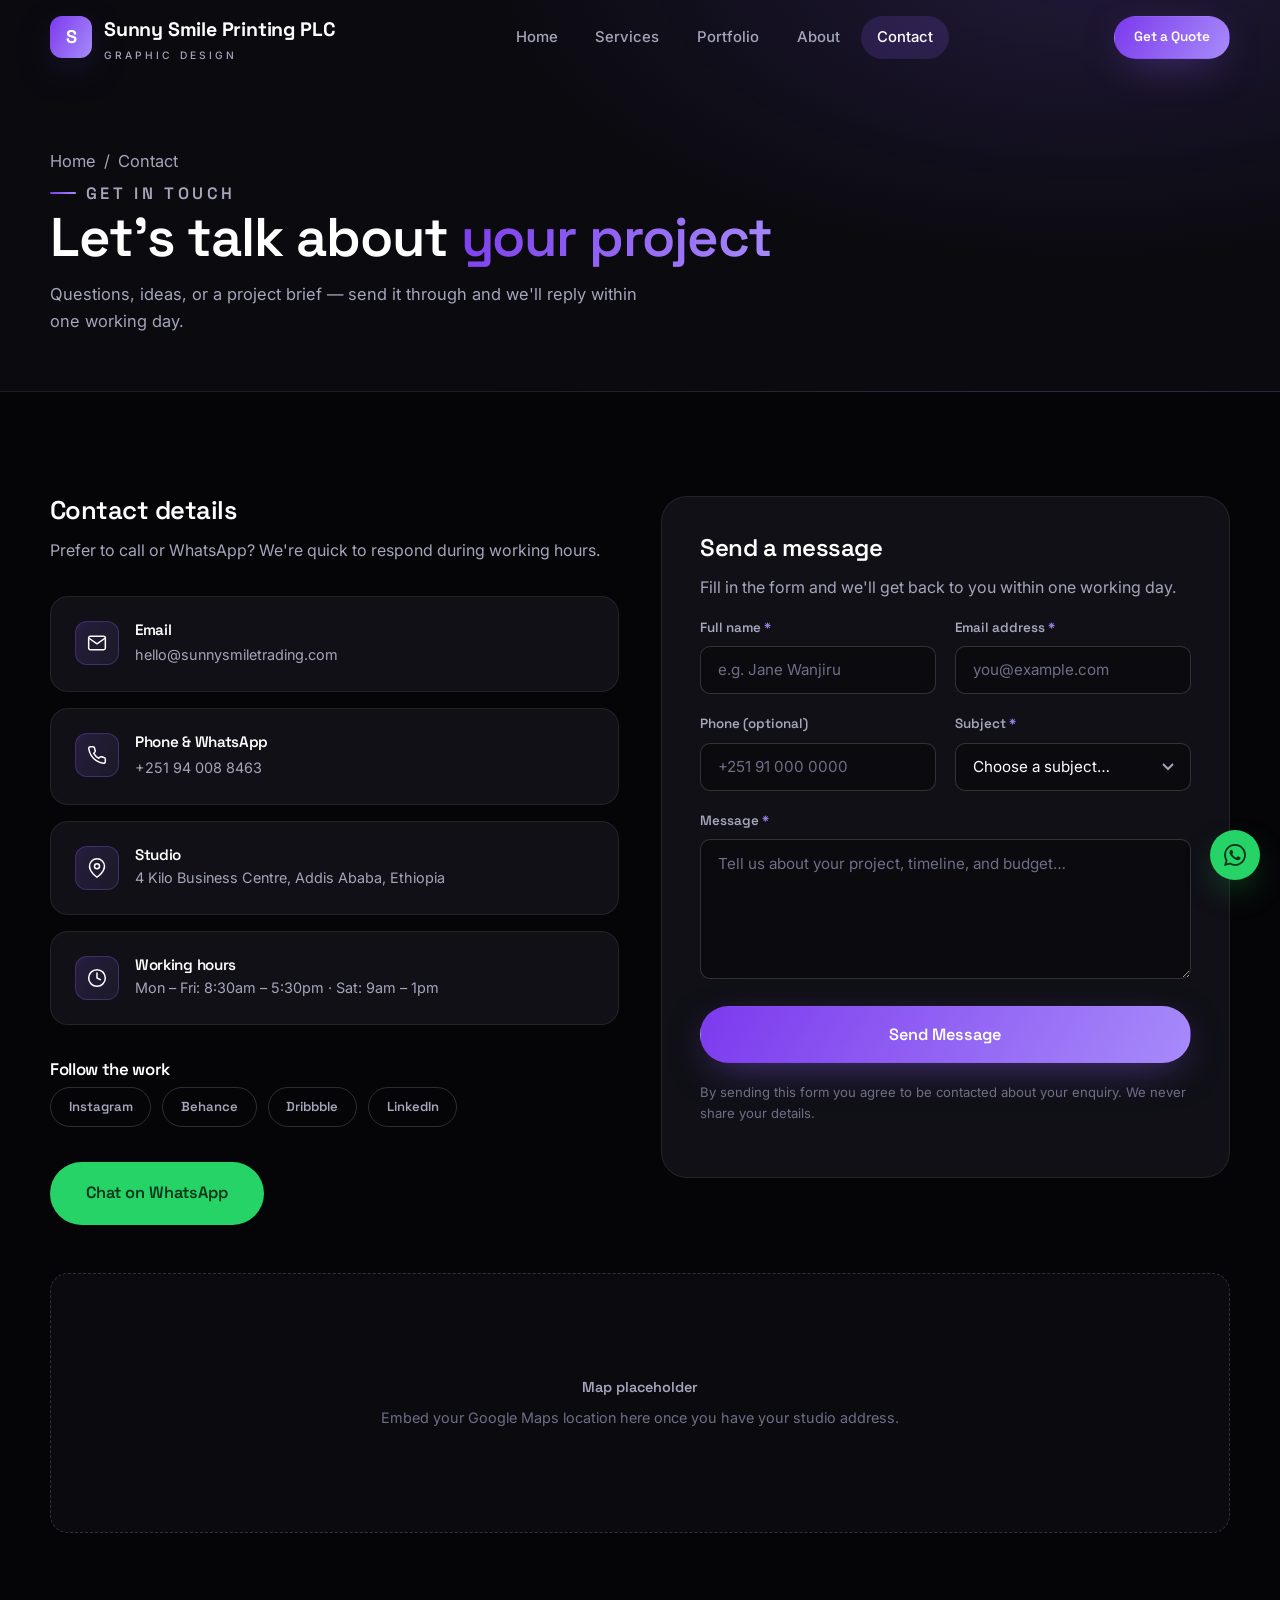
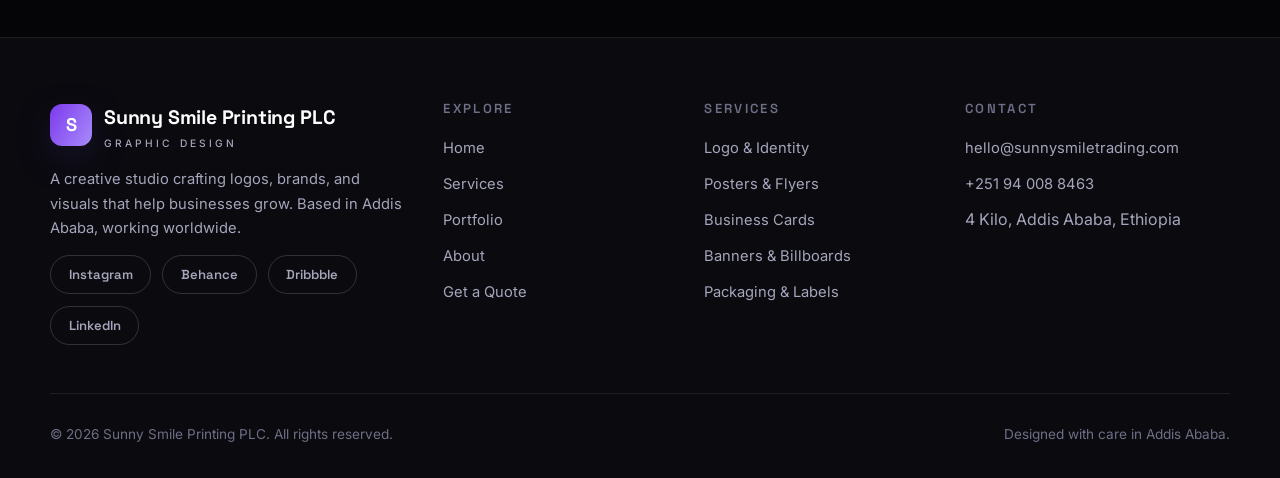
<file: design-studio/contact.html>
<!DOCTYPE html>
<html lang="en">
<head>
  <meta charset="UTF-8" />
  <meta name="viewport" content="width=device-width, initial-scale=1.0" />
  <title>Contact — Sunny Smile Printing PLC</title>
  <meta name="description" content="Get in touch with Sunny Smile Printing PLC. Email, phone, WhatsApp, and location in Addis Ababa, Ethiopia." />
  <link rel="icon" href="data:image/svg+xml,%3Csvg xmlns='http://www.w3.org/2000/svg' viewBox='0 0 64 64'%3E%3Cdefs%3E%3ClinearGradient id='g' x1='0' y1='0' x2='1' y2='1'%3E%3Cstop offset='0' stop-color='%238b5cf6'/%3E%3Cstop offset='1' stop-color='%23a78bfa'/%3E%3C/linearGradient%3E%3C/defs%3E%3Crect width='64' height='64' rx='14' fill='url(%23g)'/%3E%3Ctext x='32' y='45' font-family='Arial' font-size='36' font-weight='bold' fill='white' text-anchor='middle'%3ES%3C/text%3E%3C/svg%3E" />
  <link rel="preconnect" href="https://fonts.googleapis.com" />
  <link rel="preconnect" href="https://fonts.gstatic.com" crossorigin />
  <link href="https://fonts.googleapis.com/css2?family=Inter:wght@400;500;600&family=Space+Grotesk:wght@500;600;700&display=swap" rel="stylesheet" />
  <link rel="stylesheet" href="css/style.css?v=5" />
</head>
<body>

  <header class="site-header">
    <div class="container nav-wrap">
      <a class="brand" href="index.html">
        <span class="brand-mark">S</span>
        <span>Sunny Smile Printing PLC<small>Graphic Design</small></span>
      </a>
      <nav class="nav-links" aria-label="Main navigation">
        <a href="index.html" data-page="index.html">Home</a>
        <a href="services.html" data-page="services.html">Services</a>
        <a href="portfolio.html" data-page="portfolio.html">Portfolio</a>
        <a href="about.html" data-page="about.html">About</a>
        <a href="contact.html" data-page="contact.html">Contact</a>
        <a class="btn btn-primary btn-sm nav-drawer-quote" href="quote.html">Get a Quote</a>
      </nav>
      <div class="nav-cta">
        <a class="btn btn-primary btn-sm nav-quote" href="quote.html">Get a Quote</a>
        <button class="nav-toggle" aria-label="Toggle menu" aria-expanded="false">
          <span></span><span></span><span></span>
        </button>
      </div>
    </div>
  </header>

  <div class="nav-scrim"></div>

  <main>
    <section class="page-hero">
      <div class="container">
        <p class="crumbs"><a href="index.html">Home</a><span>/</span>Contact</p>
        <p class="eyebrow">Get In Touch</p>
        <h1>Let's talk about <span class="grad-text">your project</span></h1>
        <p>Questions, ideas, or a project brief — send it through and we'll reply within one working day.</p>
      </div>
    </section>

    <section class="section">
      <div class="container">
        <div class="grid-2" style="gap:2.6rem; align-items:start;">

          <!-- Contact info -->
          <div class="reveal">
            <h2 style="font-size:1.6rem;">Contact details</h2>
            <p style="color:var(--muted); margin-bottom:2rem;">Prefer to call or WhatsApp? We're quick to respond during working hours.</p>

            <div style="display:grid; gap:1rem;">
              <div class="info-card">
                <div class="card-icon"><svg viewBox="0 0 24 24" width="20" height="20" fill="none" stroke="currentColor" stroke-width="1.8" stroke-linecap="round" stroke-linejoin="round"><path d="M4 4h16c1.1 0 2 .9 2 2v12c0 1.1-.9 2-2 2H4c-1.1 0-2-.9-2-2V6c0-1.1.9-2 2-2z"/><polyline points="22,6 12,13 2,6"/></svg></div>
                <div>
                  <h3>Email</h3>
                  <a href="mailto:hello@sunnysmiletrading.com">hello@sunnysmiletrading.com</a>
                </div>
              </div>

              <div class="info-card">
                <div class="card-icon"><svg viewBox="0 0 24 24" width="20" height="20" fill="none" stroke="currentColor" stroke-width="1.8" stroke-linecap="round" stroke-linejoin="round"><path d="M22 16.92v3a2 2 0 0 1-2.18 2 19.79 19.79 0 0 1-8.63-3.07 19.5 19.5 0 0 1-6-6 19.79 19.79 0 0 1-3.07-8.67A2 2 0 0 1 4.11 2h3a2 2 0 0 1 2 1.72 12.84 12.84 0 0 0 .7 2.81 2 2 0 0 1-.45 2.11L8.09 9.91a16 16 0 0 0 6 6l1.27-1.27a2 2 0 0 1 2.11-.45 12.84 12.84 0 0 0 2.81.7A2 2 0 0 1 22 16.92z"/></svg></div>
                <div>
                  <h3>Phone &amp; WhatsApp</h3>
                  <a href="tel:+251940088463">+251 94 008 8463</a>
                </div>
              </div>

              <div class="info-card">
                <div class="card-icon"><svg viewBox="0 0 24 24" width="20" height="20" fill="none" stroke="currentColor" stroke-width="1.8" stroke-linecap="round" stroke-linejoin="round"><path d="M21 10c0 7-9 13-9 13s-9-6-9-13a9 9 0 0 1 18 0z"/><circle cx="12" cy="10" r="3"/></svg></div>
                <div>
                  <h3>Studio</h3>
                  <p>4 Kilo Business Centre, Addis Ababa, Ethiopia</p>
                </div>
              </div>

              <div class="info-card">
                <div class="card-icon"><svg viewBox="0 0 24 24" width="20" height="20" fill="none" stroke="currentColor" stroke-width="1.8" stroke-linecap="round" stroke-linejoin="round"><circle cx="12" cy="12" r="10"/><polyline points="12 6 12 12 16 14"/></svg></div>
                <div>
                  <h3>Working hours</h3>
                  <p>Mon – Fri: 8:30am – 5:30pm · Sat: 9am – 1pm</p>
                </div>
              </div>
            </div>

            <h3 style="margin-top:2.2rem; font-size:1.05rem;">Follow the work</h3>
            <div class="socials">
              <a class="social-link" href="#" aria-label="Instagram">Instagram</a>
              <a class="social-link" href="#" aria-label="Behance">Behance</a>
              <a class="social-link" href="#" aria-label="Dribbble">Dribbble</a>
              <a class="social-link" href="#" aria-label="LinkedIn">LinkedIn</a>
            </div>

            <a class="btn btn-lg" data-wa="Hi Sunny Smile Printing PLC! I'd like to ask about a design project." href="#" style="margin-top:2.2rem; background:#25d366; color:#06351b;">Chat on WhatsApp</a>
          </div>

          <!-- Contact form -->
          <div class="form-panel reveal">
            <h2 style="font-size:1.5rem;">Send a message</h2>
            <p style="color:var(--muted);">Fill in the form and we'll get back to you within one working day.</p>

            <form data-demo-form data-success-message="Message sent! We'll reply within one working day.">
              <div class="form-grid">
                <div class="field">
                  <label for="c-name">Full name <em>*</em></label>
                  <input id="c-name" name="name" type="text" placeholder="e.g. Jane Wanjiru" required />
                  <p class="error-msg">Please enter your name.</p>
                </div>

                <div class="field">
                  <label for="c-email">Email address <em>*</em></label>
                  <input id="c-email" name="email" type="email" placeholder="you@example.com" required />
                  <p class="error-msg">Please enter a valid email address.</p>
                </div>

                <div class="field">
                  <label for="c-phone">Phone (optional)</label>
                  <input id="c-phone" name="phone" type="tel" placeholder="+251 91 000 0000" />
                  <p class="error-msg">Please enter a valid phone number.</p>
                </div>

                <div class="field">
                  <label for="c-subject">Subject <em>*</em></label>
                  <select id="c-subject" name="subject" required>
                    <option value="">Choose a subject…</option>
                    <option>Logo &amp; Brand Identity</option>
                    <option>Posters &amp; Flyers</option>
                    <option>Business Cards</option>
                    <option>Banners &amp; Billboards</option>
                    <option>Brochures &amp; Catalogs</option>
                    <option>Packaging &amp; Labels</option>
                    <option>Certificates</option>
                    <option>T-Shirts &amp; Clothing</option>
                    <option>Invitations &amp; Events</option>
                    <option>Advertisements</option>
                    <option>Something else</option>
                  </select>
                  <p class="error-msg">Please choose a subject.</p>
                </div>

                <div class="field full">
                  <label for="c-message">Message <em>*</em></label>
                  <textarea id="c-message" name="message" placeholder="Tell us about your project, timeline, and budget…" required></textarea>
                  <p class="error-msg">Please write a short message.</p>
                </div>

                <div class="full">
                  <button class="btn btn-primary btn-lg" type="submit" style="width:100%;">Send Message</button>
                  <p class="form-note">By sending this form you agree to be contacted about your enquiry. We never share your details.</p>
                </div>
              </div>
            </form>
          </div>

        </div>

        <!-- Map placeholder -->
        <div class="map-placeholder reveal" style="margin-top:3rem;">
          <div>
            <p style="font-family:var(--font-head); font-weight:600; color:var(--muted); margin-bottom:0.4rem;">Map placeholder</p>
            <p style="margin:0;">Embed your Google Maps location here once you have your studio address.</p>
          </div>
        </div>
      </div>
    </section>
  </main>

  <footer class="site-footer">
    <div class="container">
      <div class="footer-grid">
        <div>
          <a class="brand" href="index.html">
            <span class="brand-mark">S</span>
            <span>Sunny Smile Printing PLC<small>Graphic Design</small></span>
          </a>
          <p style="margin-top:1.2rem;">A creative studio crafting logos, brands, and visuals that help businesses grow. Based in Addis Ababa, working worldwide.</p>
          <div class="socials">
            <a class="social-link" href="#" aria-label="Instagram">Instagram</a>
            <a class="social-link" href="#" aria-label="Behance">Behance</a>
            <a class="social-link" href="#" aria-label="Dribbble">Dribbble</a>
            <a class="social-link" href="#" aria-label="LinkedIn">LinkedIn</a>
          </div>
        </div>
        <div>
          <h4>Explore</h4>
          <ul>
            <li><a href="index.html">Home</a></li>
            <li><a href="services.html">Services</a></li>
            <li><a href="portfolio.html">Portfolio</a></li>
            <li><a href="about.html">About</a></li>
            <li><a href="quote.html">Get a Quote</a></li>
          </ul>
        </div>
        <div>
          <h4>Services</h4>
          <ul>
            <li><a href="services.html">Logo &amp; Identity</a></li>
            <li><a href="services.html">Posters &amp; Flyers</a></li>
            <li><a href="services.html">Business Cards</a></li>
            <li><a href="services.html">Banners &amp; Billboards</a></li>
            <li><a href="services.html">Packaging &amp; Labels</a></li>
          </ul>
        </div>
        <div>
          <h4>Contact</h4>
          <ul>
            <li><a href="mailto:hello@sunnysmiletrading.com">hello@sunnysmiletrading.com</a></li>
            <li><a href="tel:+251940088463">+251 94 008 8463</a></li>
            <li><span style="color:var(--muted);">4 Kilo, Addis Ababa, Ethiopia</span></li>
          </ul>
        </div>
      </div>
      <div class="footer-bottom">
        <span>© <span data-year>2026</span> Sunny Smile Printing PLC. All rights reserved.</span>
        <span>Designed with care in Addis Ababa.</span>
      </div>
    </div>
  </footer>

  <a class="wa-float" data-wa="Hi Sunny Smile Printing PLC! I'd like a design quote." href="#" aria-label="Chat with us on WhatsApp">
    <svg viewBox="0 0 24 24" aria-hidden="true"><path d="M17.472 14.382c-.297-.149-1.758-.867-2.03-.967-.273-.099-.471-.148-.67.15-.197.297-.767.966-.94 1.164-.173.199-.347.223-.644.075-.297-.15-1.255-.463-2.39-1.475-.883-.788-1.48-1.761-1.653-2.059-.173-.297-.018-.458.13-.606.134-.133.298-.347.446-.52.149-.174.198-.298.298-.497.099-.198.05-.371-.025-.52-.075-.149-.669-1.612-.916-2.207-.242-.579-.487-.5-.669-.51-.173-.008-.371-.01-.57-.01-.198 0-.52.074-.792.372-.272.297-1.04 1.016-1.04 2.479 0 1.462 1.065 2.875 1.213 3.074.149.198 2.096 3.2 5.077 4.487.709.306 1.262.489 1.694.625.712.227 1.36.195 1.871.118.571-.085 1.758-.719 2.006-1.413.248-.694.248-1.289.173-1.413-.074-.124-.272-.198-.57-.347m-5.421 7.403h-.004a9.87 9.87 0 01-5.031-1.378l-.361-.214-3.741.982.998-3.648-.235-.374a9.86 9.86 0 01-1.51-5.26c.001-5.45 4.436-9.884 9.888-9.884 2.64 0 5.122 1.03 6.988 2.898a9.825 9.825 0 012.893 6.994c-.003 5.45-4.437 9.884-9.885 9.884m8.413-18.297A11.815 11.815 0 0012.05 0C5.495 0 .16 5.335.157 11.892c0 2.096.547 4.142 1.588 5.945L.057 24l6.305-1.654a11.882 11.882 0 005.683 1.448h.005c6.554 0 11.89-5.335 11.893-11.893a11.821 11.821 0 00-3.48-8.413z"/></svg>
    <span>WhatsApp Us</span>
  </a>

  <script src="js/main.js?v=4"></script>
</body>
</html>
</file>
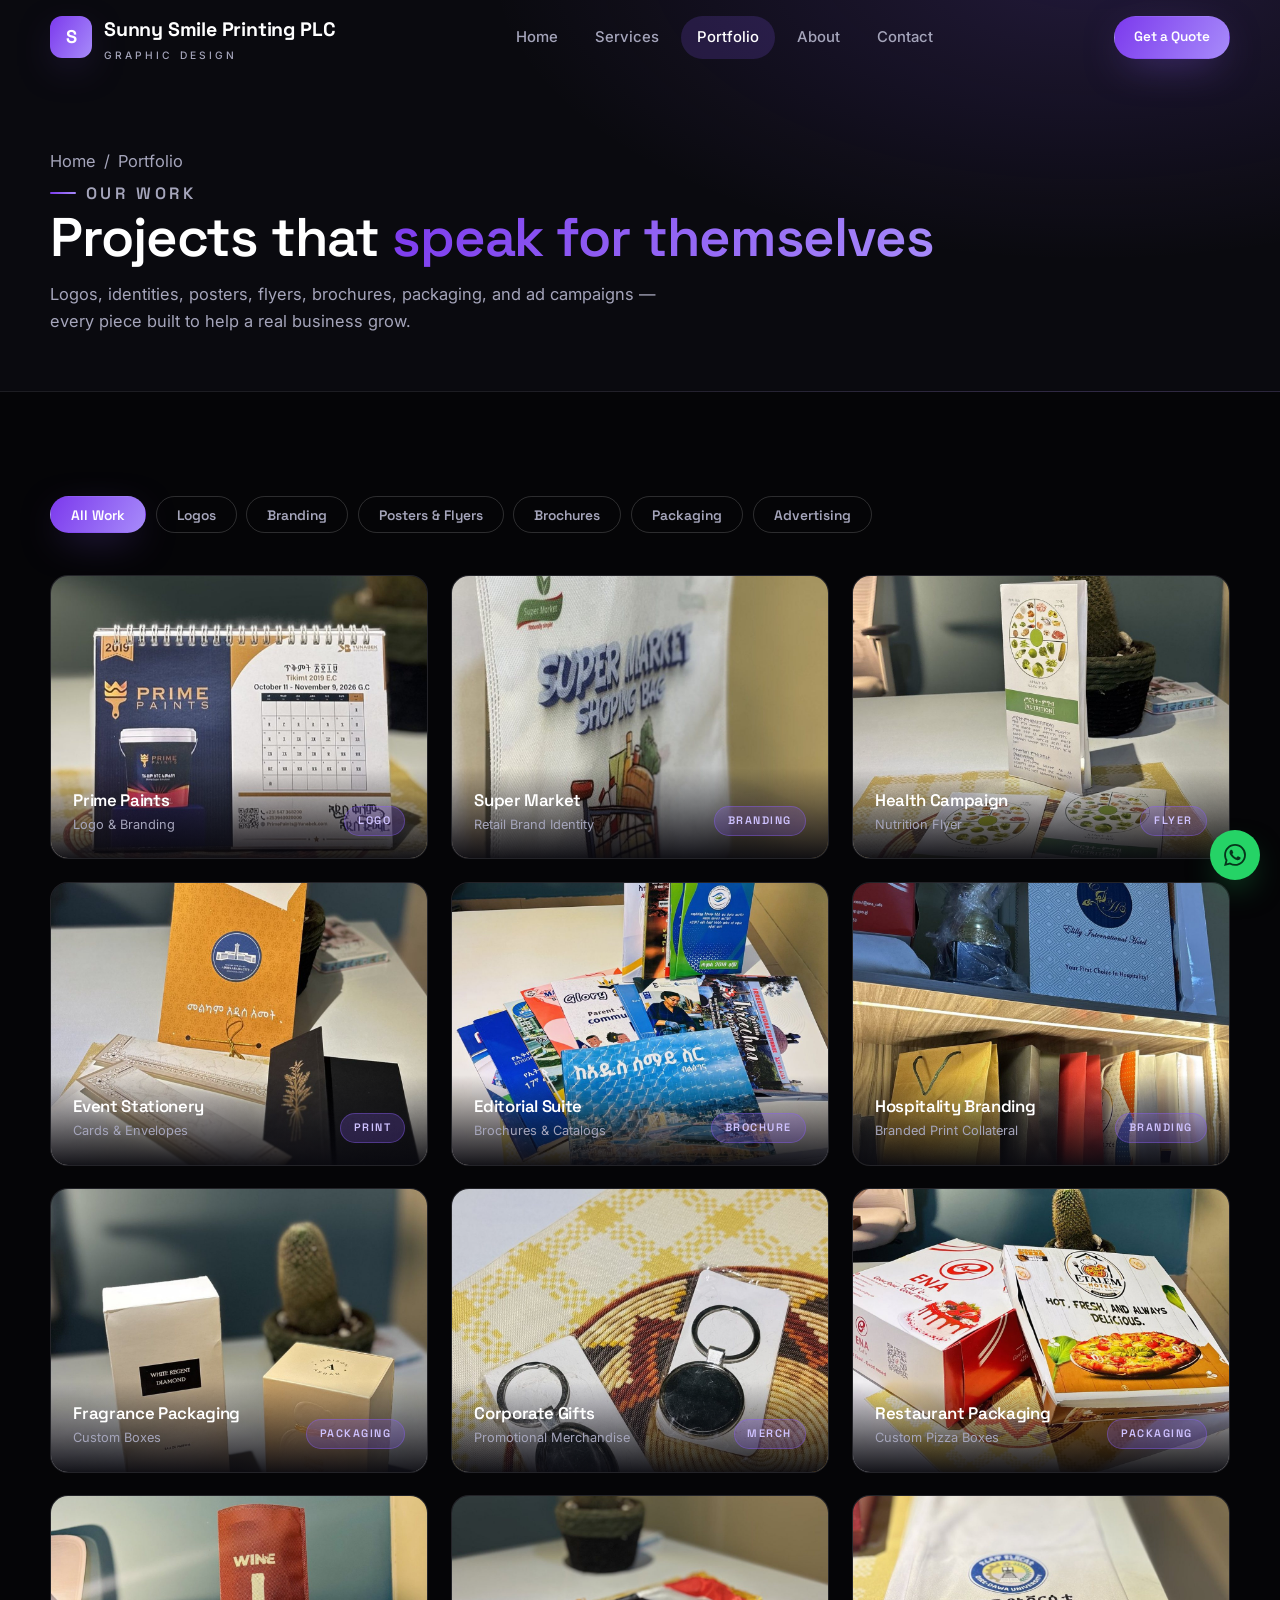
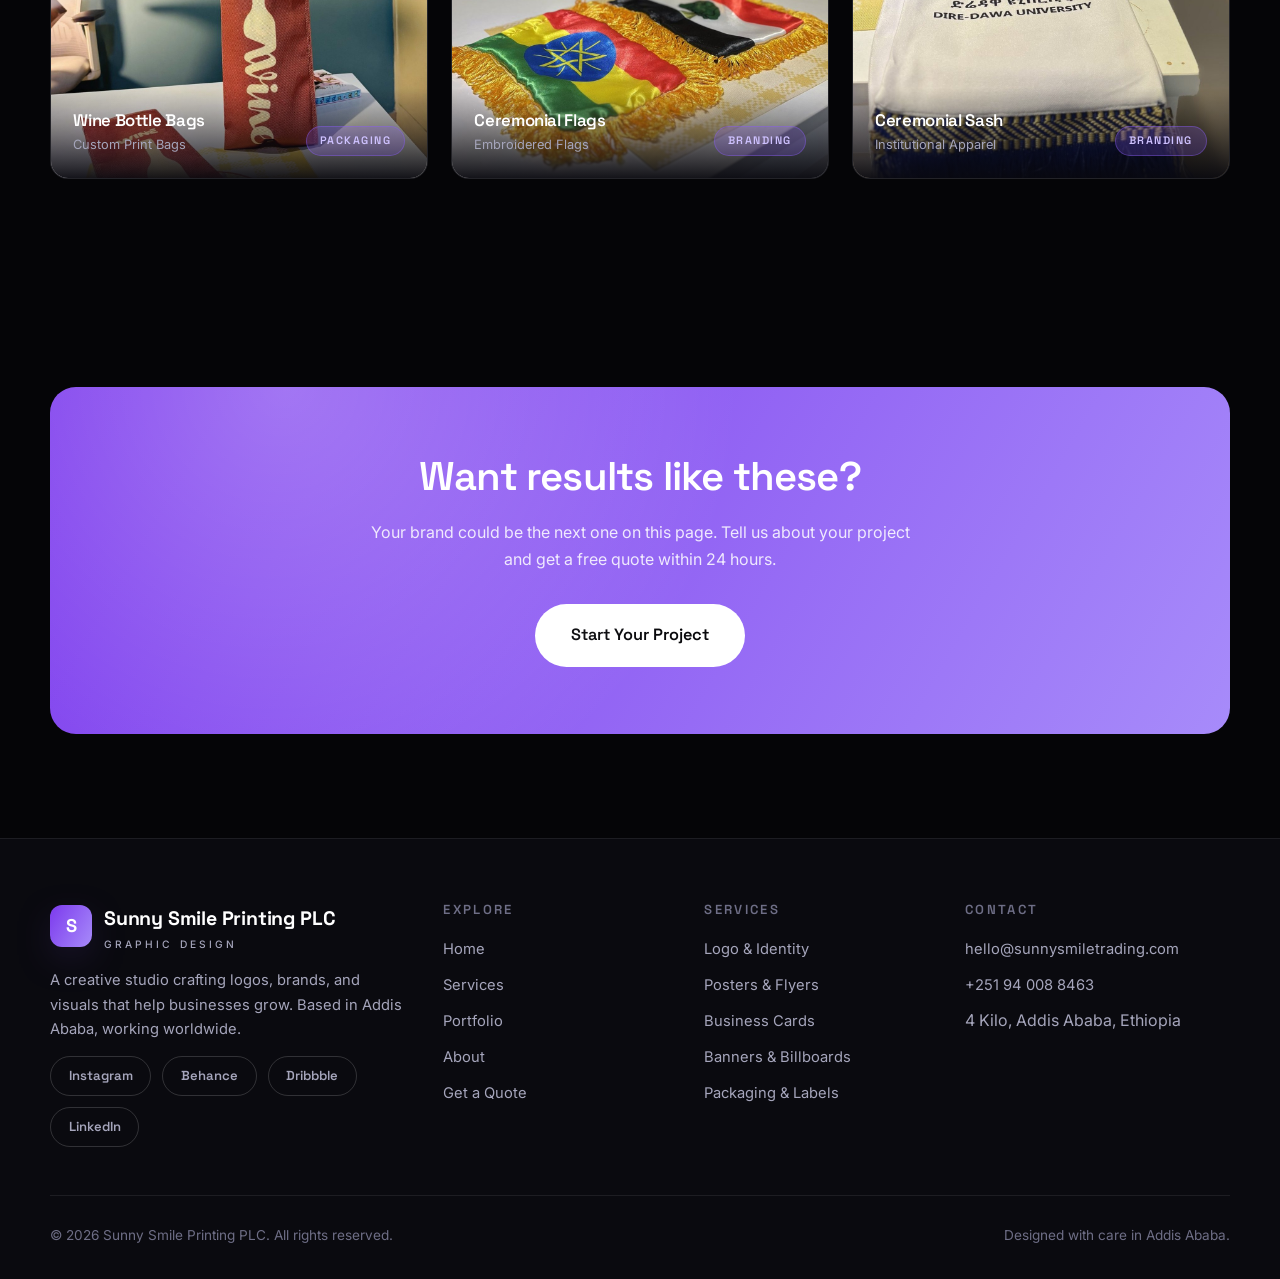
<file: design-studio/portfolio.html>
<!DOCTYPE html>
<html lang="en">
<head>
  <meta charset="UTF-8" />
  <meta name="viewport" content="width=device-width, initial-scale=1.0" />
  <title>Portfolio — Sunny Smile Printing PLC</title>
  <meta name="description" content="Browse selected work: logos, brand identities, posters, flyers, brochures, packaging, certificates, and advertising designs by Sunny Smile Printing PLC." />
  <link rel="icon" href="data:image/svg+xml,%3Csvg xmlns='http://www.w3.org/2000/svg' viewBox='0 0 64 64'%3E%3Cdefs%3E%3ClinearGradient id='g' x1='0' y1='0' x2='1' y2='1'%3E%3Cstop offset='0' stop-color='%238b5cf6'/%3E%3Cstop offset='1' stop-color='%23a78bfa'/%3E%3C/linearGradient%3E%3C/defs%3E%3Crect width='64' height='64' rx='14' fill='url(%23g)'/%3E%3Ctext x='32' y='45' font-family='Arial' font-size='36' font-weight='bold' fill='white' text-anchor='middle'%3ES%3C/text%3E%3C/svg%3E" />
  <link rel="preconnect" href="https://fonts.googleapis.com" />
  <link rel="preconnect" href="https://fonts.gstatic.com" crossorigin />
  <link href="https://fonts.googleapis.com/css2?family=Inter:wght@400;500;600&family=Space+Grotesk:wght@500;600;700&display=swap" rel="stylesheet" />
  <link rel="stylesheet" href="css/style.css?v=5" />
</head>
<body>

  <header class="site-header">
    <div class="container nav-wrap">
      <a class="brand" href="index.html">
        <span class="brand-mark">S</span>
        <span>Sunny Smile Printing PLC<small>Graphic Design</small></span>
      </a>
      <nav class="nav-links" aria-label="Main navigation">
        <a href="index.html" data-page="index.html">Home</a>
        <a href="services.html" data-page="services.html">Services</a>
        <a href="portfolio.html" data-page="portfolio.html">Portfolio</a>
        <a href="about.html" data-page="about.html">About</a>
        <a href="contact.html" data-page="contact.html">Contact</a>
        <a class="btn btn-primary btn-sm nav-drawer-quote" href="quote.html">Get a Quote</a>
      </nav>
      <div class="nav-cta">
        <a class="btn btn-primary btn-sm nav-quote" href="quote.html">Get a Quote</a>
        <button class="nav-toggle" aria-label="Toggle menu" aria-expanded="false">
          <span></span><span></span><span></span>
        </button>
      </div>
    </div>
  </header>

  <div class="nav-scrim"></div>

  <main>
    <section class="page-hero">
      <div class="container">
        <p class="crumbs"><a href="index.html">Home</a><span>/</span>Portfolio</p>
        <p class="eyebrow">Our Work</p>
        <h1>Projects that <span class="grad-text">speak for themselves</span></h1>
        <p>Logos, identities, posters, flyers, brochures, packaging, and ad campaigns — every piece built to help a real business grow.</p>
      </div>
    </section>

    <section class="section">
      <div class="container">
        <div class="filter-bar" role="tablist" aria-label="Filter portfolio by category">
          <button class="pill active" data-filter="all" role="tab" aria-selected="true">All Work</button>
          <button class="pill" data-filter="logos" role="tab" aria-selected="false">Logos</button>
          <button class="pill" data-filter="branding" role="tab" aria-selected="false">Branding</button>
          <button class="pill" data-filter="print" role="tab" aria-selected="false">Posters &amp; Flyers</button>
          <button class="pill" data-filter="brochures" role="tab" aria-selected="false">Brochures</button>
          <button class="pill" data-filter="packaging" role="tab" aria-selected="false">Packaging</button>
          <button class="pill" data-filter="ads" role="tab" aria-selected="false">Advertising</button>
        </div>

        <div class="grid-3" id="work-grid">
          <article class="work-card work-item reveal" data-category="logos">
            <img src="assets/images/work/prime-paints-logo.jpg" alt="Prime Paints logo and desk calendar design" loading="lazy" />
            <div class="work-overlay">
              <div><h3>Prime Paints</h3><small>Logo &amp; Branding</small></div>
              <span class="tag">Logo</span>
            </div>
          </article>

          <article class="work-card work-item reveal" data-category="branding">
            <img src="assets/images/work/super-market-brand.jpg" alt="Super Market branded shopping bag design" loading="lazy" />
            <div class="work-overlay">
              <div><h3>Super Market</h3><small>Retail Brand Identity</small></div>
              <span class="tag">Branding</span>
            </div>
          </article>

          <article class="work-card work-item reveal" data-category="print">
            <img src="assets/images/work/nutrition-flyer.jpg" alt="Nutrition campaign flyer and brochure design" loading="lazy" />
            <div class="work-overlay">
              <div><h3>Health Campaign</h3><small>Nutrition Flyer</small></div>
              <span class="tag">Flyer</span>
            </div>
          </article>

          <article class="work-card work-item reveal" data-category="print">
            <img src="assets/images/work/event-stationery.jpg" alt="Event stationery, cards, and envelope design" loading="lazy" />
            <div class="work-overlay">
              <div><h3>Event Stationery</h3><small>Cards &amp; Envelopes</small></div>
              <span class="tag">Print</span>
            </div>
          </article>

          <article class="work-card work-item reveal" data-category="brochures">
            <img src="assets/images/work/brochure-suite.jpg" alt="Brochure and catalog print design suite" loading="lazy" />
            <div class="work-overlay">
              <div><h3>Editorial Suite</h3><small>Brochures &amp; Catalogs</small></div>
              <span class="tag">Brochure</span>
            </div>
          </article>

          <article class="work-card work-item reveal" data-category="branding">
            <img src="assets/images/work/hotel-branding.jpg" alt="Hospitality branded shopping bags and print collateral" loading="lazy" />
            <div class="work-overlay">
              <div><h3>Hospitality Branding</h3><small>Branded Print Collateral</small></div>
              <span class="tag">Branding</span>
            </div>
          </article>

          <article class="work-card work-item reveal" data-category="packaging">
            <img src="assets/images/work/fragrance-packaging.jpg" alt="Custom fragrance box packaging design" loading="lazy" />
            <div class="work-overlay">
              <div><h3>Fragrance Packaging</h3><small>Custom Boxes</small></div>
              <span class="tag">Packaging</span>
            </div>
          </article>

          <article class="work-card work-item reveal" data-category="ads">
            <img src="assets/images/work/promo-keychains.jpg" alt="Corporate promotional keychain merchandise" loading="lazy" />
            <div class="work-overlay">
              <div><h3>Corporate Gifts</h3><small>Promotional Merchandise</small></div>
              <span class="tag">Merch</span>
            </div>
          </article>

          <article class="work-card work-item reveal" data-category="packaging">
            <img src="assets/images/work/restaurant-packaging.jpg" alt="Restaurant pizza box packaging design" loading="lazy" />
            <div class="work-overlay">
              <div><h3>Restaurant Packaging</h3><small>Custom Pizza Boxes</small></div>
              <span class="tag">Packaging</span>
            </div>
          </article>

          <article class="work-card work-item reveal" data-category="packaging">
            <img src="assets/images/work/wine-bags.jpg" alt="Custom printed wine bottle bags" loading="lazy" />
            <div class="work-overlay">
              <div><h3>Wine Bottle Bags</h3><small>Custom Print Bags</small></div>
              <span class="tag">Packaging</span>
            </div>
          </article>

          <article class="work-card work-item reveal" data-category="branding">
            <img src="assets/images/work/ceremonial-flags.jpg" alt="Embroidered ceremonial flag sets" loading="lazy" />
            <div class="work-overlay">
              <div><h3>Ceremonial Flags</h3><small>Embroidered Flags</small></div>
              <span class="tag">Branding</span>
            </div>
          </article>

          <article class="work-card work-item reveal" data-category="branding">
            <img src="assets/images/work/university-sash.jpg" alt="Institutional ceremonial sash design" loading="lazy" />
            <div class="work-overlay">
              <div><h3>Ceremonial Sash</h3><small>Institutional Apparel</small></div>
              <span class="tag">Branding</span>
            </div>
          </article>
        </div>
      </div>
    </section>

    <section class="section">
      <div class="container">
        <div class="cta-band reveal">
          <h2>Want results like these?</h2>
          <p>Your brand could be the next one on this page. Tell us about your project and get a free quote within 24 hours.</p>
          <div class="btn-row" style="justify-content:center;">
            <a class="btn btn-light btn-lg" href="quote.html">Start Your Project</a>
          </div>
        </div>
      </div>
    </section>
  </main>

  <footer class="site-footer">
    <div class="container">
      <div class="footer-grid">
        <div>
          <a class="brand" href="index.html">
            <span class="brand-mark">S</span>
            <span>Sunny Smile Printing PLC<small>Graphic Design</small></span>
          </a>
          <p style="margin-top:1.2rem;">A creative studio crafting logos, brands, and visuals that help businesses grow. Based in Addis Ababa, working worldwide.</p>
          <div class="socials">
            <a class="social-link" href="#" aria-label="Instagram">Instagram</a>
            <a class="social-link" href="#" aria-label="Behance">Behance</a>
            <a class="social-link" href="#" aria-label="Dribbble">Dribbble</a>
            <a class="social-link" href="#" aria-label="LinkedIn">LinkedIn</a>
          </div>
        </div>
        <div>
          <h4>Explore</h4>
          <ul>
            <li><a href="index.html">Home</a></li>
            <li><a href="services.html">Services</a></li>
            <li><a href="portfolio.html">Portfolio</a></li>
            <li><a href="about.html">About</a></li>
            <li><a href="quote.html">Get a Quote</a></li>
          </ul>
        </div>
        <div>
          <h4>Services</h4>
          <ul>
            <li><a href="services.html">Logo &amp; Identity</a></li>
            <li><a href="services.html">Posters &amp; Flyers</a></li>
            <li><a href="services.html">Business Cards</a></li>
            <li><a href="services.html">Banners &amp; Billboards</a></li>
            <li><a href="services.html">Packaging &amp; Labels</a></li>
          </ul>
        </div>
        <div>
          <h4>Contact</h4>
          <ul>
            <li><a href="mailto:hello@sunnysmiletrading.com">hello@sunnysmiletrading.com</a></li>
            <li><a href="tel:+251940088463">+251 94 008 8463</a></li>
            <li><span style="color:var(--muted);">4 Kilo, Addis Ababa, Ethiopia</span></li>
          </ul>
        </div>
      </div>
      <div class="footer-bottom">
        <span>© <span data-year>2026</span> Sunny Smile Printing PLC. All rights reserved.</span>
        <span>Designed with care in Addis Ababa.</span>
      </div>
    </div>
  </footer>

  <a class="wa-float" data-wa="Hi Sunny Smile Printing PLC! I'd like a design quote." href="#" aria-label="Chat with us on WhatsApp">
    <svg viewBox="0 0 24 24" aria-hidden="true"><path d="M17.472 14.382c-.297-.149-1.758-.867-2.03-.967-.273-.099-.471-.148-.67.15-.197.297-.767.966-.94 1.164-.173.199-.347.223-.644.075-.297-.15-1.255-.463-2.39-1.475-.883-.788-1.48-1.761-1.653-2.059-.173-.297-.018-.458.13-.606.134-.133.298-.347.446-.52.149-.174.198-.298.298-.497.099-.198.05-.371-.025-.52-.075-.149-.669-1.612-.916-2.207-.242-.579-.487-.5-.669-.51-.173-.008-.371-.01-.57-.01-.198 0-.52.074-.792.372-.272.297-1.04 1.016-1.04 2.479 0 1.462 1.065 2.875 1.213 3.074.149.198 2.096 3.2 5.077 4.487.709.306 1.262.489 1.694.625.712.227 1.36.195 1.871.118.571-.085 1.758-.719 2.006-1.413.248-.694.248-1.289.173-1.413-.074-.124-.272-.198-.57-.347m-5.421 7.403h-.004a9.87 9.87 0 01-5.031-1.378l-.361-.214-3.741.982.998-3.648-.235-.374a9.86 9.86 0 01-1.51-5.26c.001-5.45 4.436-9.884 9.888-9.884 2.64 0 5.122 1.03 6.988 2.898a9.825 9.825 0 012.893 6.994c-.003 5.45-4.437 9.884-9.885 9.884m8.413-18.297A11.815 11.815 0 0012.05 0C5.495 0 .16 5.335.157 11.892c0 2.096.547 4.142 1.588 5.945L.057 24l6.305-1.654a11.882 11.882 0 005.683 1.448h.005c6.554 0 11.89-5.335 11.893-11.893a11.821 11.821 0 00-3.48-8.413z"/></svg>
    <span>WhatsApp Us</span>
  </a>

  <script src="js/main.js?v=4"></script>
</body>
</html>
</file>
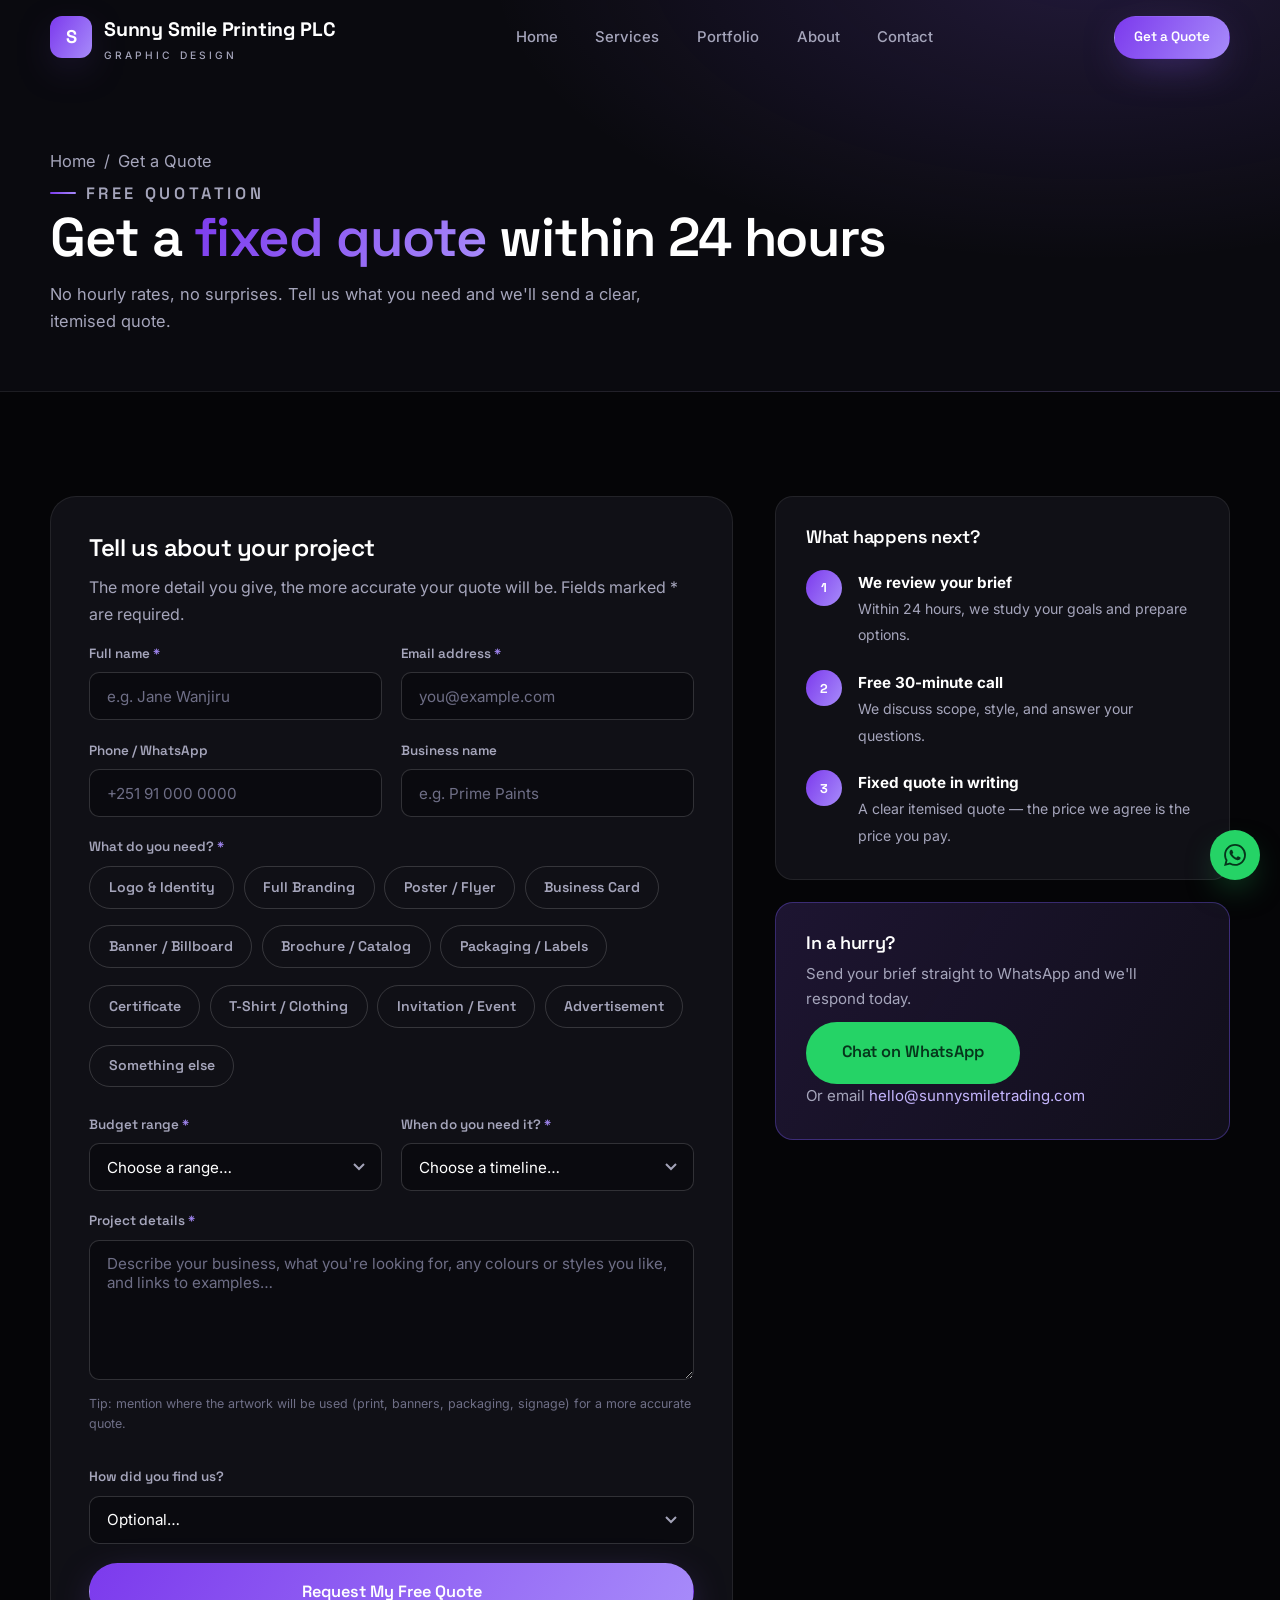
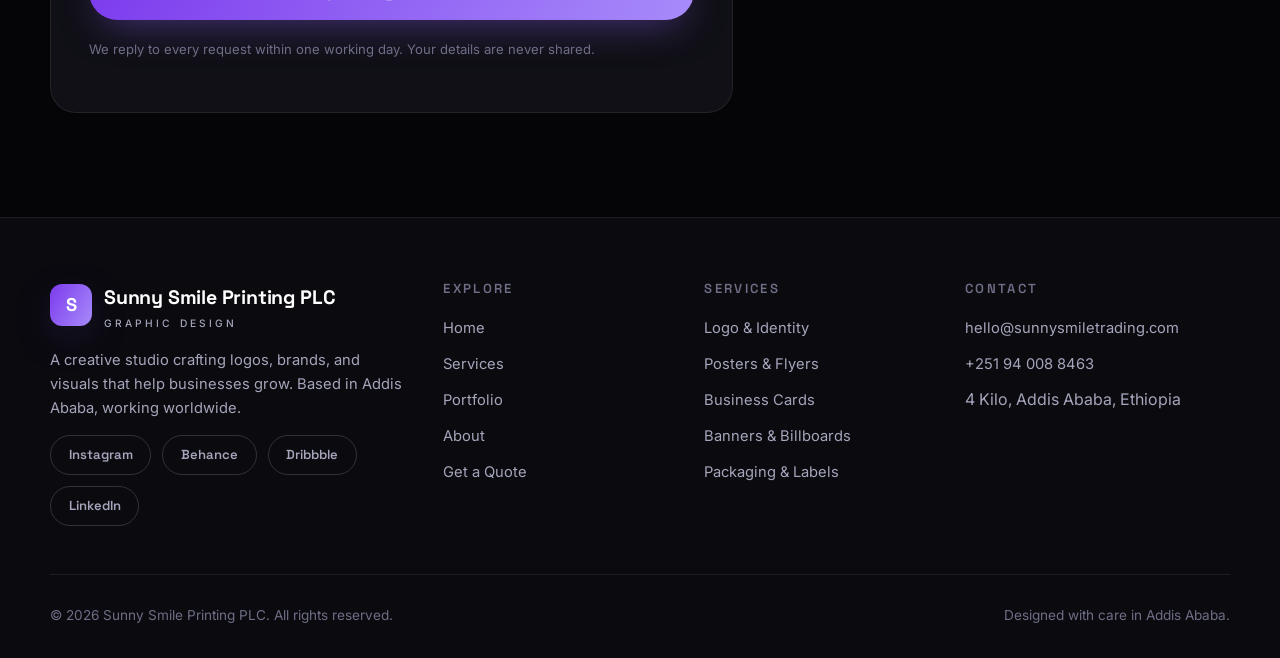
<file: design-studio/quote.html>
<!DOCTYPE html>
<html lang="en">
<head>
  <meta charset="UTF-8" />
  <meta name="viewport" content="width=device-width, initial-scale=1.0" />
  <title>Request a Quote — Sunny Smile Printing PLC</title>
  <meta name="description" content="Request a free design quote. Tell us about your project and get a fixed price within 24 hours." />
  <link rel="icon" href="data:image/svg+xml,%3Csvg xmlns='http://www.w3.org/2000/svg' viewBox='0 0 64 64'%3E%3Cdefs%3E%3ClinearGradient id='g' x1='0' y1='0' x2='1' y2='1'%3E%3Cstop offset='0' stop-color='%238b5cf6'/%3E%3Cstop offset='1' stop-color='%23a78bfa'/%3E%3C/linearGradient%3E%3C/defs%3E%3Crect width='64' height='64' rx='14' fill='url(%23g)'/%3E%3Ctext x='32' y='45' font-family='Arial' font-size='36' font-weight='bold' fill='white' text-anchor='middle'%3ES%3C/text%3E%3C/svg%3E" />
  <link rel="preconnect" href="https://fonts.googleapis.com" />
  <link rel="preconnect" href="https://fonts.gstatic.com" crossorigin />
  <link href="https://fonts.googleapis.com/css2?family=Inter:wght@400;500;600&family=Space+Grotesk:wght@500;600;700&display=swap" rel="stylesheet" />
  <link rel="stylesheet" href="css/style.css?v=5" />
</head>
<body>

  <header class="site-header">
    <div class="container nav-wrap">
      <a class="brand" href="index.html">
        <span class="brand-mark">S</span>
        <span>Sunny Smile Printing PLC<small>Graphic Design</small></span>
      </a>
      <nav class="nav-links" aria-label="Main navigation">
        <a href="index.html" data-page="index.html">Home</a>
        <a href="services.html" data-page="services.html">Services</a>
        <a href="portfolio.html" data-page="portfolio.html">Portfolio</a>
        <a href="about.html" data-page="about.html">About</a>
        <a href="contact.html" data-page="contact.html">Contact</a>
        <a class="btn btn-primary btn-sm nav-drawer-quote" href="quote.html">Get a Quote</a>
      </nav>
      <div class="nav-cta">
        <a class="btn btn-primary btn-sm nav-quote" href="quote.html">Get a Quote</a>
        <button class="nav-toggle" aria-label="Toggle menu" aria-expanded="false">
          <span></span><span></span><span></span>
        </button>
      </div>
    </div>
  </header>

  <div class="nav-scrim"></div>

  <main>
    <section class="page-hero">
      <div class="container">
        <p class="crumbs"><a href="index.html">Home</a><span>/</span>Get a Quote</p>
        <p class="eyebrow">Free Quotation</p>
        <h1>Get a <span class="grad-text">fixed quote</span> within 24 hours</h1>
        <p>No hourly rates, no surprises. Tell us what you need and we'll send a clear, itemised quote.</p>
      </div>
    </section>

    <section class="section">
      <div class="container">
        <div class="grid-2 quote-layout" style="gap:2.6rem; align-items:start;">

          <!-- Quote form -->
          <div class="form-panel reveal">
            <h2 style="font-size:1.5rem;">Tell us about your project</h2>
            <p style="color:var(--muted);">The more detail you give, the more accurate your quote will be. Fields marked * are required.</p>

            <form data-demo-form data-success-message="Quote request received! We'll send your fixed quote within 24 hours.">
              <div class="form-grid">
                <div class="field">
                  <label for="q-name">Full name <em>*</em></label>
                  <input id="q-name" name="name" type="text" placeholder="e.g. Jane Wanjiru" required />
                  <p class="error-msg">Please enter your name.</p>
                </div>

                <div class="field">
                  <label for="q-email">Email address <em>*</em></label>
                  <input id="q-email" name="email" type="email" placeholder="you@example.com" required />
                  <p class="error-msg">Please enter a valid email address.</p>
                </div>

                <div class="field">
                  <label for="q-phone">Phone / WhatsApp</label>
                  <input id="q-phone" name="phone" type="tel" placeholder="+251 91 000 0000" />
                  <p class="error-msg">Please enter a valid phone number.</p>
                </div>

                <div class="field">
                  <label for="q-company">Business name</label>
                  <input id="q-company" name="company" type="text" placeholder="e.g. Prime Paints" />
                </div>

                <div class="field full">
                  <label>What do you need? <em>*</em></label>
                  <div class="radio-chips">
                    <label class="chip"><input type="radio" name="project" value="Logo & Identity" required /><span>Logo &amp; Identity</span></label>
                    <label class="chip"><input type="radio" name="project" value="Full Branding" /><span>Full Branding</span></label>
                    <label class="chip"><input type="radio" name="project" value="Poster / Flyer" /><span>Poster / Flyer</span></label>
                    <label class="chip"><input type="radio" name="project" value="Business Card" /><span>Business Card</span></label>
                    <label class="chip"><input type="radio" name="project" value="Banner / Billboard" /><span>Banner / Billboard</span></label>
                    <label class="chip"><input type="radio" name="project" value="Brochure / Catalog" /><span>Brochure / Catalog</span></label>
                    <label class="chip"><input type="radio" name="project" value="Packaging / Labels" /><span>Packaging / Labels</span></label>
                    <label class="chip"><input type="radio" name="project" value="Certificate" /><span>Certificate</span></label>
                    <label class="chip"><input type="radio" name="project" value="T-Shirt / Clothing" /><span>T-Shirt / Clothing</span></label>
                    <label class="chip"><input type="radio" name="project" value="Invitation / Event" /><span>Invitation / Event</span></label>
                    <label class="chip"><input type="radio" name="project" value="Advertisement" /><span>Advertisement</span></label>
                    <label class="chip"><input type="radio" name="project" value="Something else" /><span>Something else</span></label>
                  </div>
                </div>

                <div class="field">
                  <label for="q-budget">Budget range <em>*</em></label>
                  <select id="q-budget" name="budget" required>
                    <option value="">Choose a range…</option>
                    <option>Under Br 10,000</option>
                    <option>Br 10,000 – 35,000</option>
                    <option>Br 35,000 – 75,000</option>
                    <option>Over Br 75,000</option>
                    <option>Not sure yet — advise me</option>
                  </select>
                  <p class="error-msg">Please choose a budget range.</p>
                </div>

                <div class="field">
                  <label for="q-timeline">When do you need it? <em>*</em></label>
                  <select id="q-timeline" name="timeline" required>
                    <option value="">Choose a timeline…</option>
                    <option>As soon as possible</option>
                    <option>Within 2–4 weeks</option>
                    <option>Within 1–2 months</option>
                    <option>I'm flexible</option>
                  </select>
                  <p class="error-msg">Please choose a timeline.</p>
                </div>

                <div class="field full">
                  <label for="q-details">Project details <em>*</em></label>
                  <textarea id="q-details" name="details" placeholder="Describe your business, what you're looking for, any colours or styles you like, and links to examples…" required></textarea>
                  <p class="error-msg">Please describe your project briefly.</p>
                  <p class="hint">Tip: mention where the artwork will be used (print, banners, packaging, signage) for a more accurate quote.</p>
                </div>

                <div class="field full">
                  <label for="q-source">How did you find us?</label>
                  <select id="q-source" name="source">
                    <option value="">Optional…</option>
                    <option>Instagram</option>
                    <option>Behance / Dribbble</option>
                    <option>Google search</option>
                    <option>Referred by a friend or client</option>
                    <option>Other</option>
                  </select>
                </div>

                <div class="full">
                  <button class="btn btn-primary btn-lg" type="submit" style="width:100%;">Request My Free Quote</button>
                  <p class="form-note">We reply to every request within one working day. Your details are never shared.</p>
                </div>
              </div>
            </form>
          </div>

          <!-- Sidebar -->
          <aside class="reveal">
            <div class="card" style="margin-bottom:1.4rem;">
              <h3>What happens next?</h3>
              <div style="display:grid; gap:1.4rem; margin-top:1.4rem;">
                <div style="display:flex; gap:1rem; align-items:flex-start;">
                  <span class="avatar" style="width:36px; height:36px; font-size:0.8rem;">1</span>
                  <div>
                    <b style="display:block; font-size:0.95rem;">We review your brief</b>
                    <span style="color:var(--muted); font-size:0.88rem;">Within 24 hours, we study your goals and prepare options.</span>
                  </div>
                </div>
                <div style="display:flex; gap:1rem; align-items:flex-start;">
                  <span class="avatar" style="width:36px; height:36px; font-size:0.8rem;">2</span>
                  <div>
                    <b style="display:block; font-size:0.95rem;">Free 30-minute call</b>
                    <span style="color:var(--muted); font-size:0.88rem;">We discuss scope, style, and answer your questions.</span>
                  </div>
                </div>
                <div style="display:flex; gap:1rem; align-items:flex-start;">
                  <span class="avatar" style="width:36px; height:36px; font-size:0.8rem;">3</span>
                  <div>
                    <b style="display:block; font-size:0.95rem;">Fixed quote in writing</b>
                    <span style="color:var(--muted); font-size:0.88rem;">A clear itemised quote — the price we agree is the price you pay.</span>
                  </div>
                </div>
              </div>
            </div>

            <div class="card" style="background:var(--gradient-soft); border-color:rgba(124,92,255,0.35);">
              <h3>In a hurry?</h3>
              <p>Send your brief straight to WhatsApp and we'll respond today.</p>
              <a class="btn btn-lg" data-wa="Hi Sunny Smile Printing PLC! I'd like a quote. Here's my project: " href="#" style="background:#25d366; color:#06351b; margin-top:0.6rem;">Chat on WhatsApp</a>
              <p class="form-note" style="margin-bottom:0;">Or email <a href="mailto:hello@sunnysmiletrading.com" style="color:var(--accent-3);">hello@sunnysmiletrading.com</a></p>
            </div>
          </aside>

        </div>
      </div>
    </section>
  </main>

  <footer class="site-footer">
    <div class="container">
      <div class="footer-grid">
        <div>
          <a class="brand" href="index.html">
            <span class="brand-mark">S</span>
            <span>Sunny Smile Printing PLC<small>Graphic Design</small></span>
          </a>
          <p style="margin-top:1.2rem;">A creative studio crafting logos, brands, and visuals that help businesses grow. Based in Addis Ababa, working worldwide.</p>
          <div class="socials">
            <a class="social-link" href="#" aria-label="Instagram">Instagram</a>
            <a class="social-link" href="#" aria-label="Behance">Behance</a>
            <a class="social-link" href="#" aria-label="Dribbble">Dribbble</a>
            <a class="social-link" href="#" aria-label="LinkedIn">LinkedIn</a>
          </div>
        </div>
        <div>
          <h4>Explore</h4>
          <ul>
            <li><a href="index.html">Home</a></li>
            <li><a href="services.html">Services</a></li>
            <li><a href="portfolio.html">Portfolio</a></li>
            <li><a href="about.html">About</a></li>
            <li><a href="quote.html">Get a Quote</a></li>
          </ul>
        </div>
        <div>
          <h4>Services</h4>
          <ul>
            <li><a href="services.html">Logo &amp; Identity</a></li>
            <li><a href="services.html">Posters &amp; Flyers</a></li>
            <li><a href="services.html">Business Cards</a></li>
            <li><a href="services.html">Banners &amp; Billboards</a></li>
            <li><a href="services.html">Packaging &amp; Labels</a></li>
          </ul>
        </div>
        <div>
          <h4>Contact</h4>
          <ul>
            <li><a href="mailto:hello@sunnysmiletrading.com">hello@sunnysmiletrading.com</a></li>
            <li><a href="tel:+251940088463">+251 94 008 8463</a></li>
            <li><span style="color:var(--muted);">4 Kilo, Addis Ababa, Ethiopia</span></li>
          </ul>
        </div>
      </div>
      <div class="footer-bottom">
        <span>© <span data-year>2026</span> Sunny Smile Printing PLC. All rights reserved.</span>
        <span>Designed with care in Addis Ababa.</span>
      </div>
    </div>
  </footer>

  <a class="wa-float" data-wa="Hi Sunny Smile Printing PLC! I'd like a design quote." href="#" aria-label="Chat with us on WhatsApp">
    <svg viewBox="0 0 24 24" aria-hidden="true"><path d="M17.472 14.382c-.297-.149-1.758-.867-2.03-.967-.273-.099-.471-.148-.67.15-.197.297-.767.966-.94 1.164-.173.199-.347.223-.644.075-.297-.15-1.255-.463-2.39-1.475-.883-.788-1.48-1.761-1.653-2.059-.173-.297-.018-.458.13-.606.134-.133.298-.347.446-.52.149-.174.198-.298.298-.497.099-.198.05-.371-.025-.52-.075-.149-.669-1.612-.916-2.207-.242-.579-.487-.5-.669-.51-.173-.008-.371-.01-.57-.01-.198 0-.52.074-.792.372-.272.297-1.04 1.016-1.04 2.479 0 1.462 1.065 2.875 1.213 3.074.149.198 2.096 3.2 5.077 4.487.709.306 1.262.489 1.694.625.712.227 1.36.195 1.871.118.571-.085 1.758-.719 2.006-1.413.248-.694.248-1.289.173-1.413-.074-.124-.272-.198-.57-.347m-5.421 7.403h-.004a9.87 9.87 0 01-5.031-1.378l-.361-.214-3.741.982.998-3.648-.235-.374a9.86 9.86 0 01-1.51-5.26c.001-5.45 4.436-9.884 9.888-9.884 2.64 0 5.122 1.03 6.988 2.898a9.825 9.825 0 012.893 6.994c-.003 5.45-4.437 9.884-9.885 9.884m8.413-18.297A11.815 11.815 0 0012.05 0C5.495 0 .16 5.335.157 11.892c0 2.096.547 4.142 1.588 5.945L.057 24l6.305-1.654a11.882 11.882 0 005.683 1.448h.005c6.554 0 11.89-5.335 11.893-11.893a11.821 11.821 0 00-3.48-8.413z"/></svg>
    <span>WhatsApp Us</span>
  </a>

  <script src="js/main.js?v=4"></script>
</body>
</html>
</file>
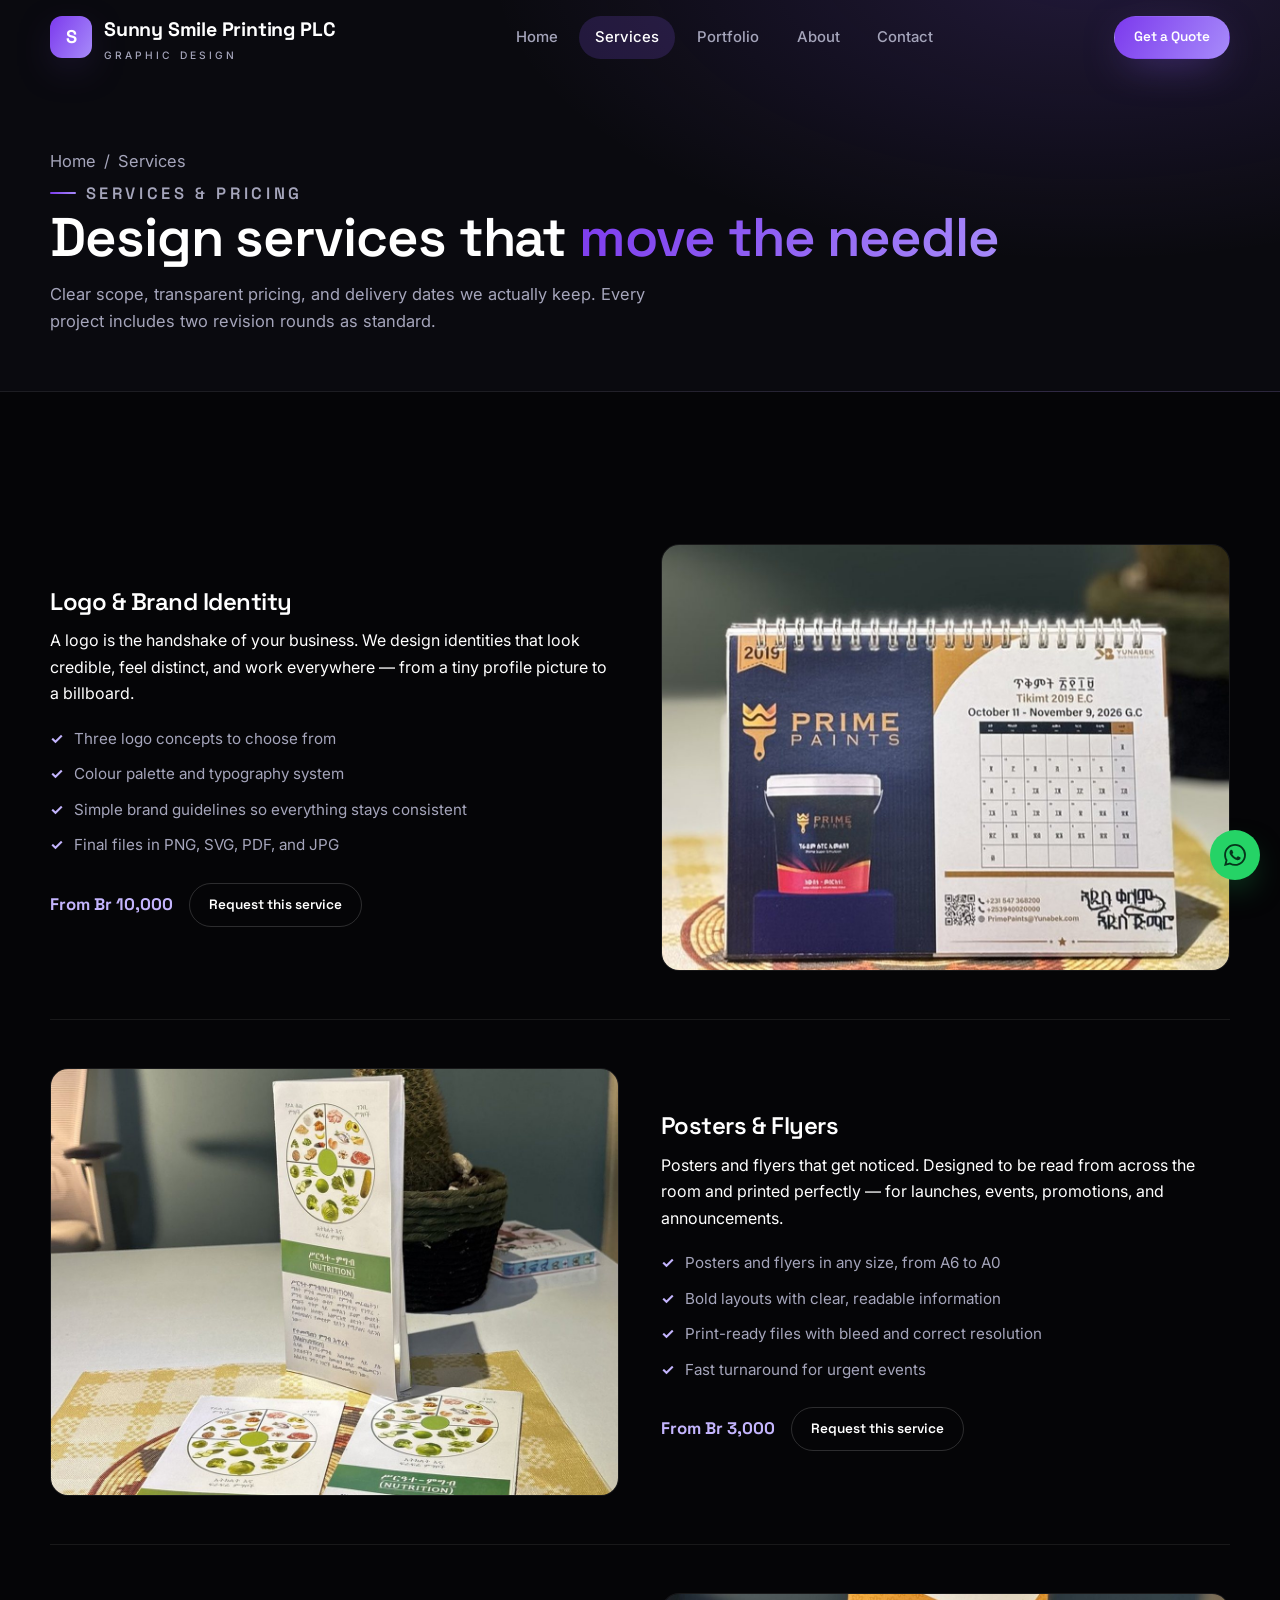
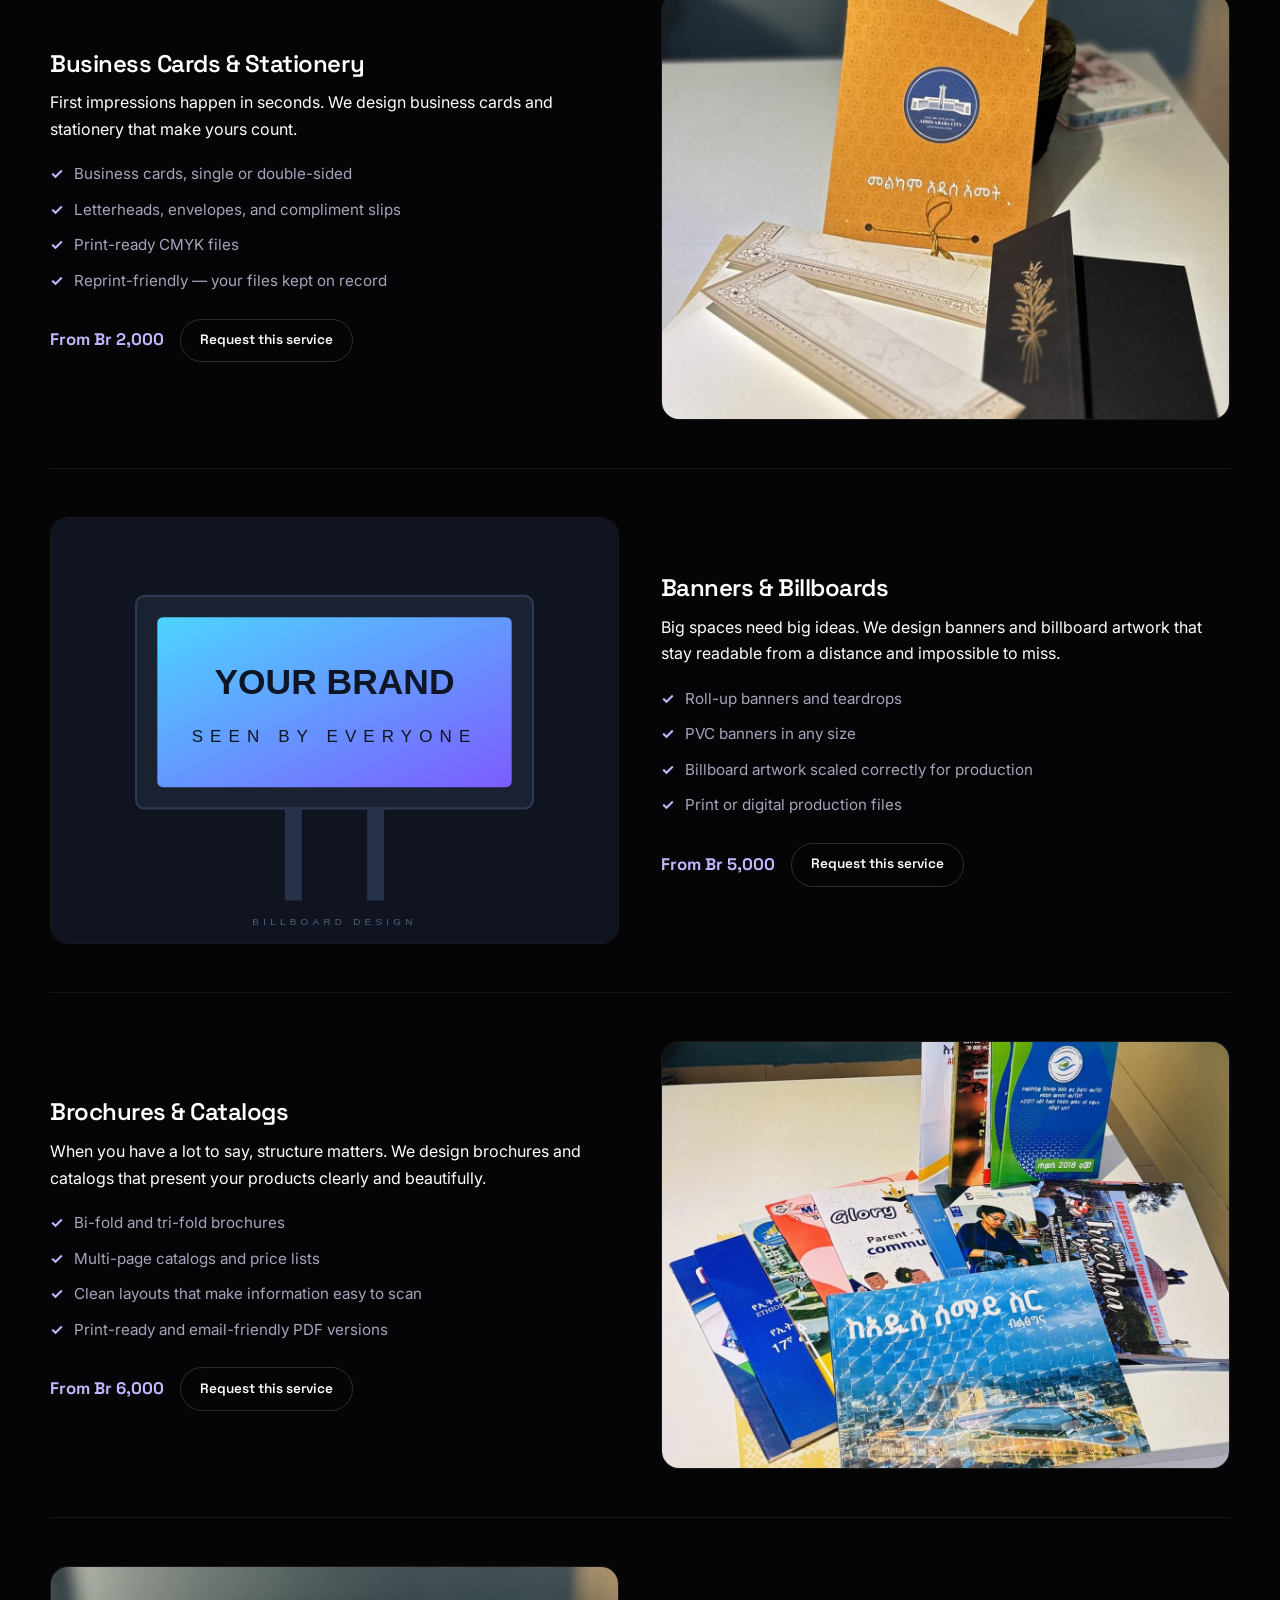
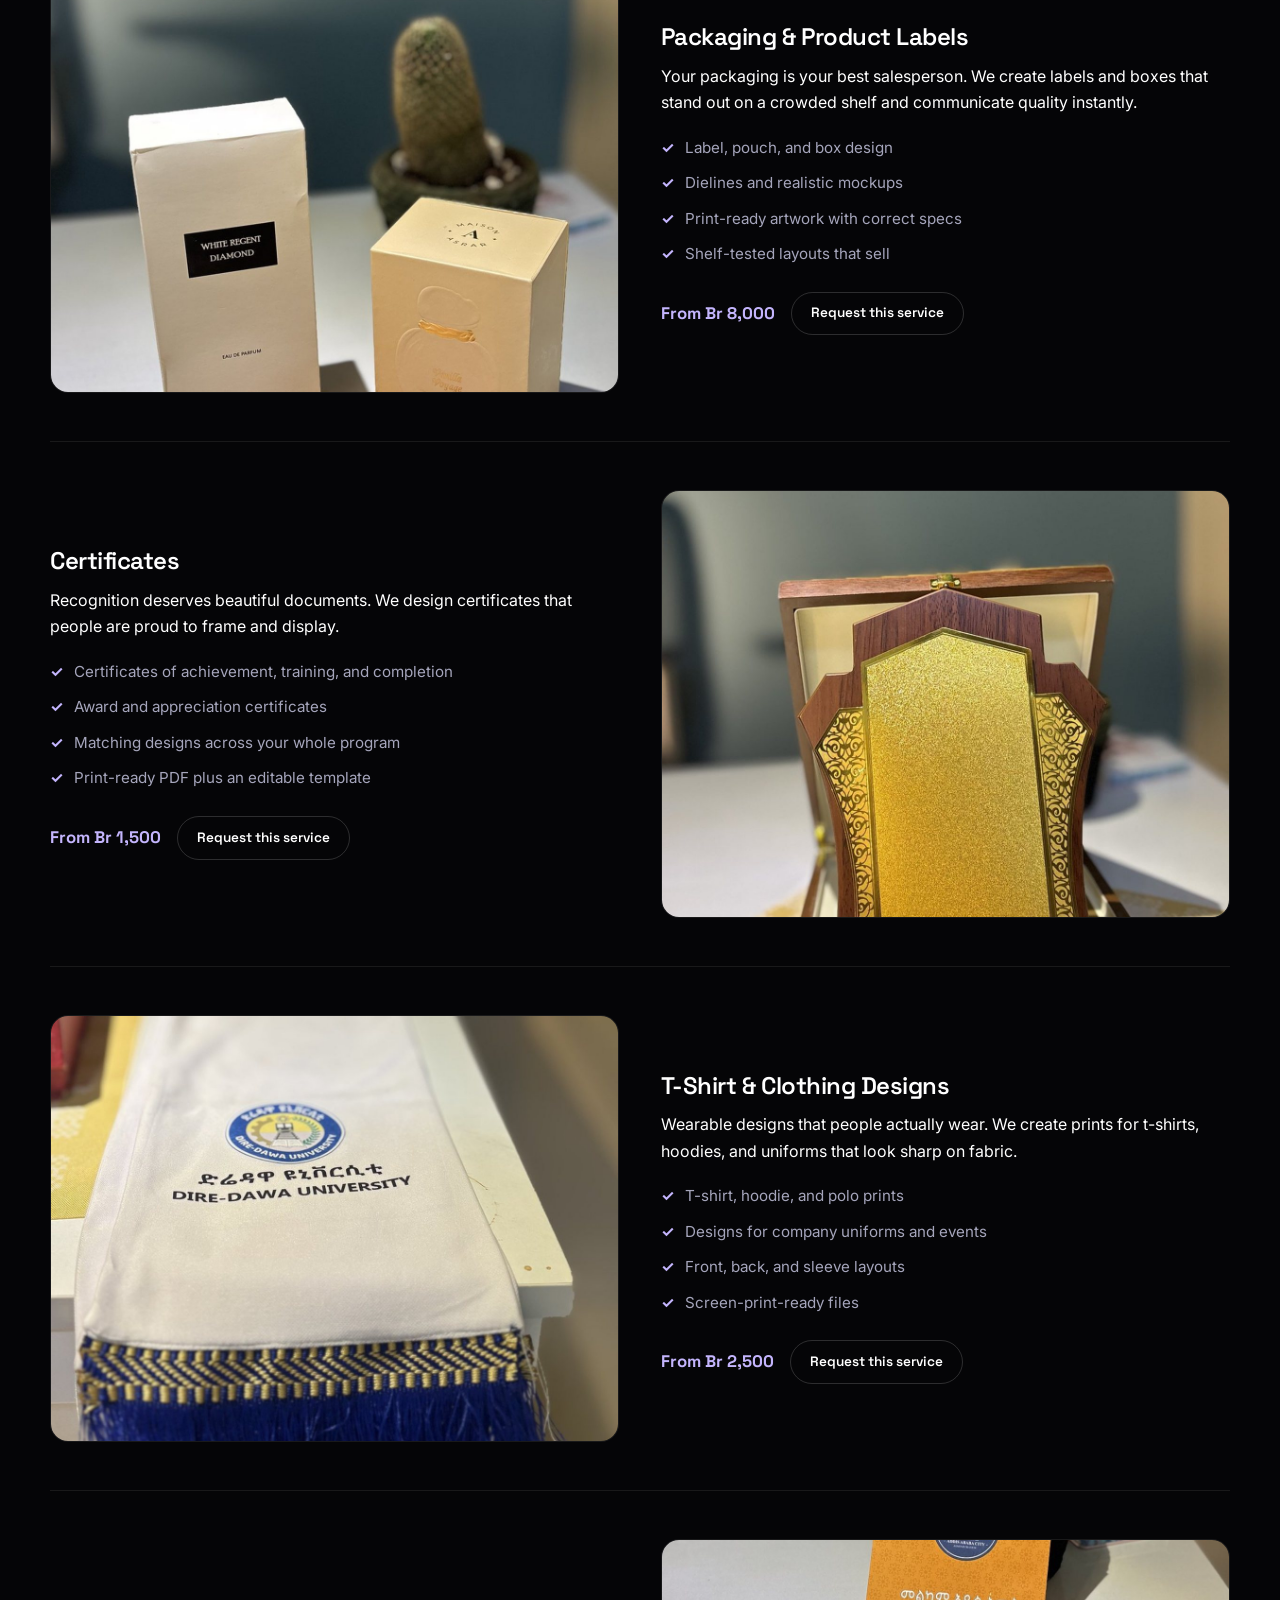
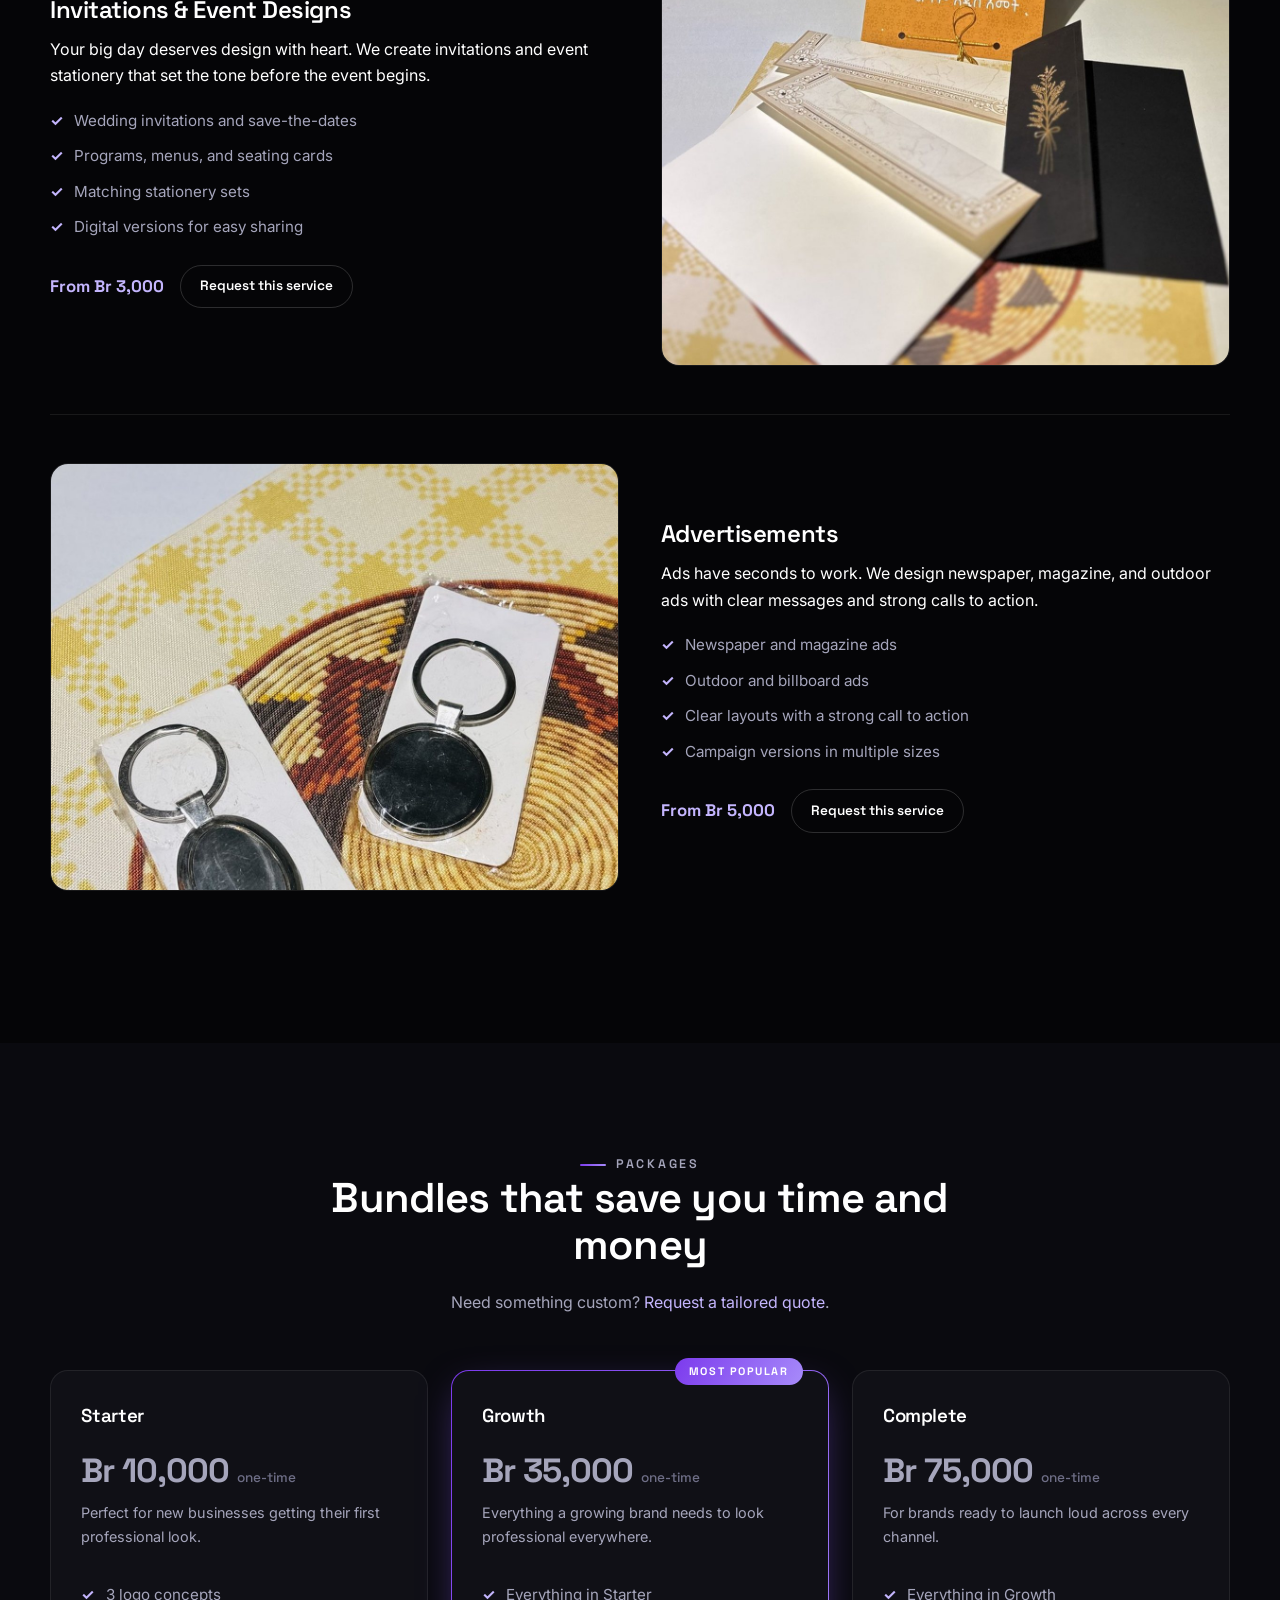
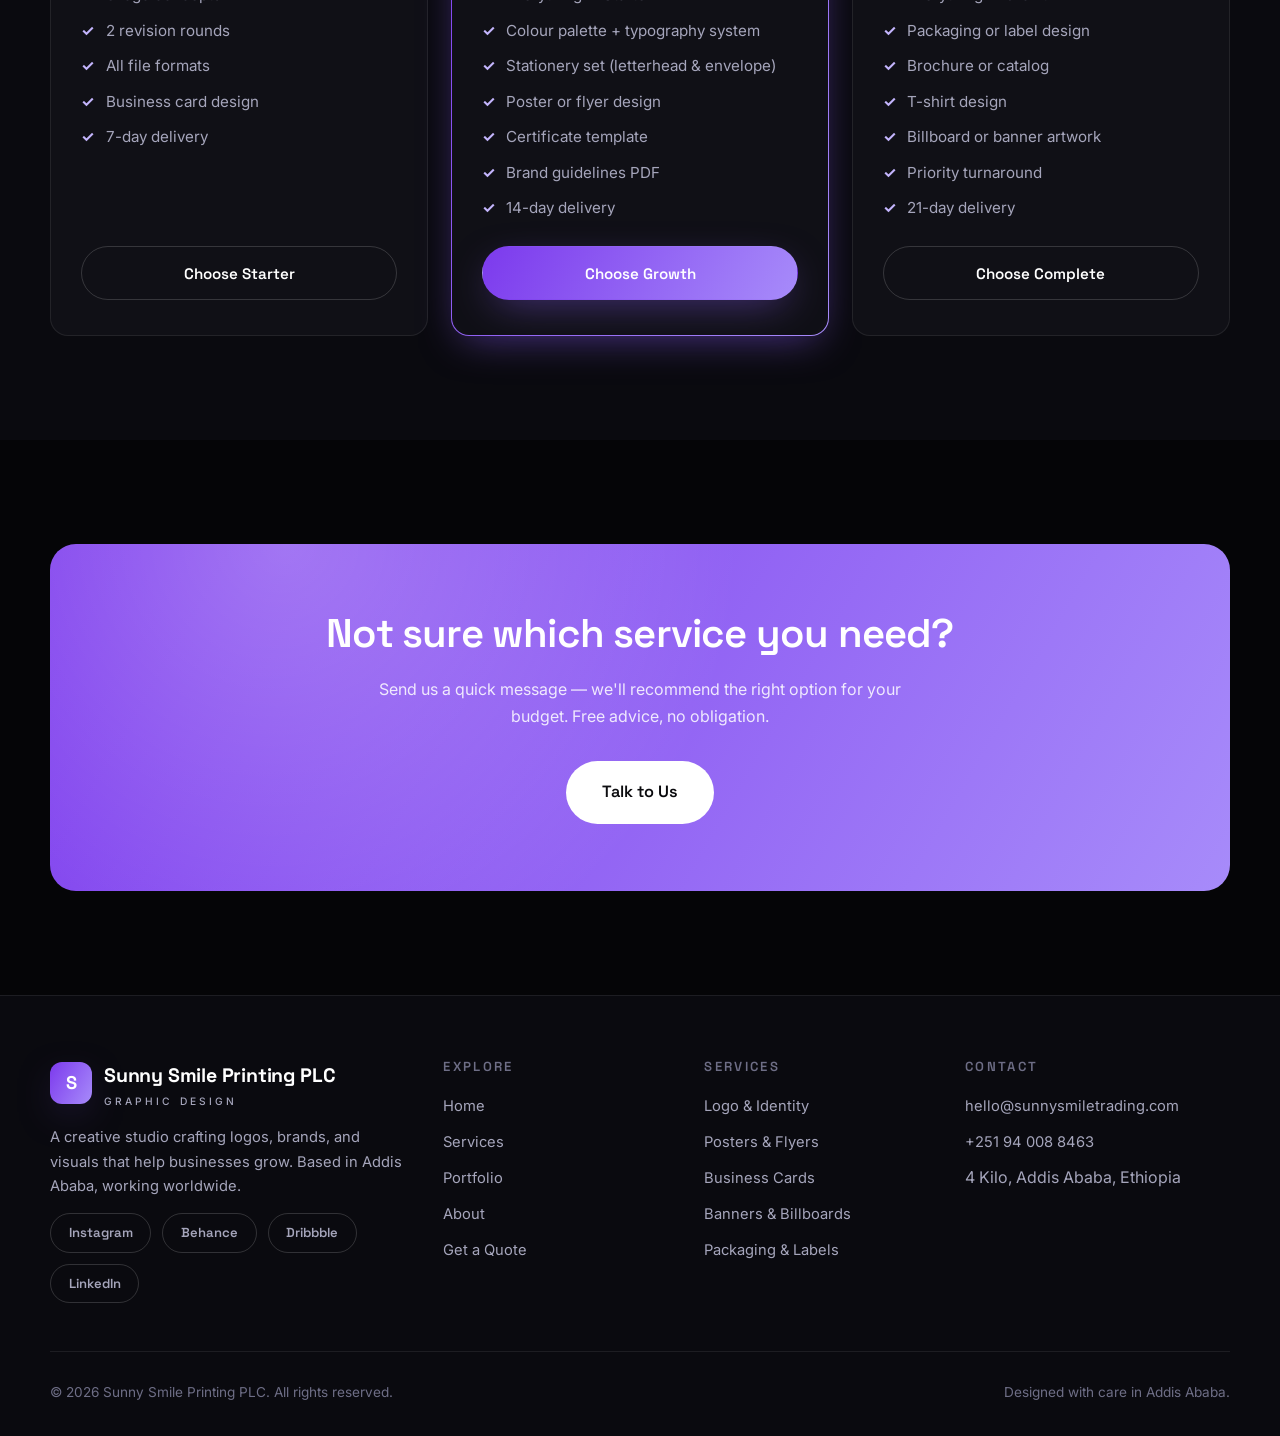
<file: design-studio/services.html>
<!DOCTYPE html>
<html lang="en">
<head>
  <meta charset="UTF-8" />
  <meta name="viewport" content="width=device-width, initial-scale=1.0" />
  <title>Services &amp; Pricing — Sunny Smile Printing PLC</title>
  <meta name="description" content="Logo design, brand identity, posters, flyers, business cards, banners, billboards, brochures, catalogs, packaging, certificates, and T-shirt designs in Addis Ababa. Clear pricing, fast turnaround." />
  <link rel="icon" href="data:image/svg+xml,%3Csvg xmlns='http://www.w3.org/2000/svg' viewBox='0 0 64 64'%3E%3Cdefs%3E%3ClinearGradient id='g' x1='0' y1='0' x2='1' y2='1'%3E%3Cstop offset='0' stop-color='%238b5cf6'/%3E%3Cstop offset='1' stop-color='%23a78bfa'/%3E%3C/linearGradient%3E%3C/defs%3E%3Crect width='64' height='64' rx='14' fill='url(%23g)'/%3E%3Ctext x='32' y='45' font-family='Arial' font-size='36' font-weight='bold' fill='white' text-anchor='middle'%3ES%3C/text%3E%3C/svg%3E" />
  <link rel="preconnect" href="https://fonts.googleapis.com" />
  <link rel="preconnect" href="https://fonts.gstatic.com" crossorigin />
  <link href="https://fonts.googleapis.com/css2?family=Inter:wght@400;500;600&family=Space+Grotesk:wght@500;600;700&display=swap" rel="stylesheet" />
  <link rel="stylesheet" href="css/style.css?v=5" />
</head>
<body>

  <header class="site-header">
    <div class="container nav-wrap">
      <a class="brand" href="index.html">
        <span class="brand-mark">S</span>
        <span>Sunny Smile Printing PLC<small>Graphic Design</small></span>
      </a>
      <nav class="nav-links" aria-label="Main navigation">
        <a href="index.html" data-page="index.html">Home</a>
        <a href="services.html" data-page="services.html">Services</a>
        <a href="portfolio.html" data-page="portfolio.html">Portfolio</a>
        <a href="about.html" data-page="about.html">About</a>
        <a href="contact.html" data-page="contact.html">Contact</a>
        <a class="btn btn-primary btn-sm nav-drawer-quote" href="quote.html">Get a Quote</a>
      </nav>
      <div class="nav-cta">
        <a class="btn btn-primary btn-sm nav-quote" href="quote.html">Get a Quote</a>
        <button class="nav-toggle" aria-label="Toggle menu" aria-expanded="false">
          <span></span><span></span><span></span>
        </button>
      </div>
    </div>
  </header>

  <div class="nav-scrim"></div>

  <main>
    <section class="page-hero">
      <div class="container">
        <p class="crumbs"><a href="index.html">Home</a><span>/</span>Services</p>
        <p class="eyebrow">Services &amp; Pricing</p>
        <h1>Design services that <span class="grad-text">move the needle</span></h1>
        <p>Clear scope, transparent pricing, and delivery dates we actually keep. Every project includes two revision rounds as standard.</p>
      </div>
    </section>

    <!-- Detailed services -->
    <section class="section">
      <div class="container">

        <div class="service-block reveal">
          <div>
            <h2>Logo &amp; Brand Identity</h2>
            <p>A logo is the handshake of your business. We design identities that look credible, feel distinct, and work everywhere — from a tiny profile picture to a billboard.</p>
            <ul class="check-list">
              <li>Three logo concepts to choose from</li>
              <li>Colour palette and typography system</li>
              <li>Simple brand guidelines so everything stays consistent</li>
              <li>Final files in PNG, SVG, PDF, and JPG</li>
            </ul>
            <div class="btn-row">
              <span class="price-tag">From Br 10,000</span>
              <a class="btn btn-ghost btn-sm" href="quote.html">Request this service</a>
            </div>
          </div>
          <div class="service-media">
            <img src="assets/images/work/prime-paints-logo.jpg" alt="Prime Paints logo and brand identity sample" loading="lazy" />
          </div>
        </div>

        <div class="service-block reverse reveal">
          <div>
            <h2>Posters &amp; Flyers</h2>
            <p>Posters and flyers that get noticed. Designed to be read from across the room and printed perfectly — for launches, events, promotions, and announcements.</p>
            <ul class="check-list">
              <li>Posters and flyers in any size, from A6 to A0</li>
              <li>Bold layouts with clear, readable information</li>
              <li>Print-ready files with bleed and correct resolution</li>
              <li>Fast turnaround for urgent events</li>
            </ul>
            <div class="btn-row">
              <span class="price-tag">From Br 3,000</span>
              <a class="btn btn-ghost btn-sm" href="quote.html">Request this service</a>
            </div>
          </div>
          <div class="service-media">
            <img src="assets/images/work/nutrition-flyer.jpg" alt="Poster and flyer design sample" loading="lazy" />
          </div>
        </div>

        <div class="service-block reveal">
          <div>
            <h2>Business Cards &amp; Stationery</h2>
            <p>First impressions happen in seconds. We design business cards and stationery that make yours count.</p>
            <ul class="check-list">
              <li>Business cards, single or double-sided</li>
              <li>Letterheads, envelopes, and compliment slips</li>
              <li>Print-ready CMYK files</li>
              <li>Reprint-friendly — your files kept on record</li>
            </ul>
            <div class="btn-row">
              <span class="price-tag">From Br 2,000</span>
              <a class="btn btn-ghost btn-sm" href="quote.html">Request this service</a>
            </div>
          </div>
          <div class="service-media">
            <img src="assets/images/work/event-stationery.jpg" alt="Business card and stationery design sample" loading="lazy" />
          </div>
        </div>

        <div class="service-block reverse reveal">
          <div>
            <h2>Banners &amp; Billboards</h2>
            <p>Big spaces need big ideas. We design banners and billboard artwork that stay readable from a distance and impossible to miss.</p>
            <ul class="check-list">
              <li>Roll-up banners and teardrops</li>
              <li>PVC banners in any size</li>
              <li>Billboard artwork scaled correctly for production</li>
              <li>Print or digital production files</li>
            </ul>
            <div class="btn-row">
              <span class="price-tag">From Br 5,000</span>
              <a class="btn btn-ghost btn-sm" href="quote.html">Request this service</a>
            </div>
          </div>
          <div class="service-media">
            <img src="assets/images/billboard.svg" alt="Banner and billboard design sample" loading="lazy" />
          </div>
        </div>

        <div class="service-block reveal">
          <div>
            <h2>Brochures &amp; Catalogs</h2>
            <p>When you have a lot to say, structure matters. We design brochures and catalogs that present your products clearly and beautifully.</p>
            <ul class="check-list">
              <li>Bi-fold and tri-fold brochures</li>
              <li>Multi-page catalogs and price lists</li>
              <li>Clean layouts that make information easy to scan</li>
              <li>Print-ready and email-friendly PDF versions</li>
            </ul>
            <div class="btn-row">
              <span class="price-tag">From Br 6,000</span>
              <a class="btn btn-ghost btn-sm" href="quote.html">Request this service</a>
            </div>
          </div>
          <div class="service-media">
            <img src="assets/images/work/brochure-suite.jpg" alt="Brochure and catalog design sample" loading="lazy" />
          </div>
        </div>

        <div class="service-block reverse reveal">
          <div>
            <h2>Packaging &amp; Product Labels</h2>
            <p>Your packaging is your best salesperson. We create labels and boxes that stand out on a crowded shelf and communicate quality instantly.</p>
            <ul class="check-list">
              <li>Label, pouch, and box design</li>
              <li>Dielines and realistic mockups</li>
              <li>Print-ready artwork with correct specs</li>
              <li>Shelf-tested layouts that sell</li>
            </ul>
            <div class="btn-row">
              <span class="price-tag">From Br 8,000</span>
              <a class="btn btn-ghost btn-sm" href="quote.html">Request this service</a>
            </div>
          </div>
          <div class="service-media">
            <img src="assets/images/work/fragrance-packaging.jpg" alt="Packaging and label design sample" loading="lazy" />
          </div>
        </div>

        <div class="service-block reveal">
          <div>
            <h2>Certificates</h2>
            <p>Recognition deserves beautiful documents. We design certificates that people are proud to frame and display.</p>
            <ul class="check-list">
              <li>Certificates of achievement, training, and completion</li>
              <li>Award and appreciation certificates</li>
              <li>Matching designs across your whole program</li>
              <li>Print-ready PDF plus an editable template</li>
            </ul>
            <div class="btn-row">
              <span class="price-tag">From Br 1,500</span>
              <a class="btn btn-ghost btn-sm" href="quote.html">Request this service</a>
            </div>
          </div>
          <div class="service-media">
            <img src="assets/images/work/award-certificate.jpg" alt="Certificate and award design sample" loading="lazy" />
          </div>
        </div>

        <div class="service-block reverse reveal">
          <div>
            <h2>T-Shirt &amp; Clothing Designs</h2>
            <p>Wearable designs that people actually wear. We create prints for t-shirts, hoodies, and uniforms that look sharp on fabric.</p>
            <ul class="check-list">
              <li>T-shirt, hoodie, and polo prints</li>
              <li>Designs for company uniforms and events</li>
              <li>Front, back, and sleeve layouts</li>
              <li>Screen-print-ready files</li>
            </ul>
            <div class="btn-row">
              <span class="price-tag">From Br 2,500</span>
              <a class="btn btn-ghost btn-sm" href="quote.html">Request this service</a>
            </div>
          </div>
          <div class="service-media">
            <img src="assets/images/work/university-sash.jpg" alt="Custom apparel and embroidered sash sample" loading="lazy" />
          </div>
        </div>

        <div class="service-block reveal">
          <div>
            <h2>Invitations &amp; Event Designs</h2>
            <p>Your big day deserves design with heart. We create invitations and event stationery that set the tone before the event begins.</p>
            <ul class="check-list">
              <li>Wedding invitations and save-the-dates</li>
              <li>Programs, menus, and seating cards</li>
              <li>Matching stationery sets</li>
              <li>Digital versions for easy sharing</li>
            </ul>
            <div class="btn-row">
              <span class="price-tag">From Br 3,000</span>
              <a class="btn btn-ghost btn-sm" href="quote.html">Request this service</a>
            </div>
          </div>
          <div class="service-media">
            <img src="assets/images/work/invitation-suite.jpg" alt="Invitation and event stationery design sample" loading="lazy" />
          </div>
        </div>

        <div class="service-block reverse reveal">
          <div>
            <h2>Advertisements</h2>
            <p>Ads have seconds to work. We design newspaper, magazine, and outdoor ads with clear messages and strong calls to action.</p>
            <ul class="check-list">
              <li>Newspaper and magazine ads</li>
              <li>Outdoor and billboard ads</li>
              <li>Clear layouts with a strong call to action</li>
              <li>Campaign versions in multiple sizes</li>
            </ul>
            <div class="btn-row">
              <span class="price-tag">From Br 5,000</span>
              <a class="btn btn-ghost btn-sm" href="quote.html">Request this service</a>
            </div>
          </div>
          <div class="service-media">
            <img src="assets/images/work/promo-keychains.jpg" alt="Promotional merchandise design sample" loading="lazy" />
          </div>
        </div>

      </div>
    </section>

    <!-- Packages -->
    <section class="section section-alt">
      <div class="container">
        <div class="section-head center reveal">
          <p class="eyebrow">Packages</p>
          <h2>Bundles that save you time and money</h2>
          <p>Need something custom? <a href="quote.html" style="color:var(--accent-3);">Request a tailored quote</a>.</p>
        </div>

        <div class="grid-3" style="margin-top:3.4rem;">
          <div class="package reveal">
            <h3>Starter</h3>
            <p class="amount">Br 10,000 <small>one-time</small></p>
            <p>Perfect for new businesses getting their first professional look.</p>
            <ul class="check-list">
              <li>3 logo concepts</li>
              <li>2 revision rounds</li>
              <li>All file formats</li>
              <li>Business card design</li>
              <li>7-day delivery</li>
            </ul>
            <a class="btn btn-ghost" href="quote.html" style="margin-top:auto;">Choose Starter</a>
          </div>

          <div class="package featured reveal">
            <span class="badge">Most Popular</span>
            <h3>Growth</h3>
            <p class="amount">Br 35,000 <small>one-time</small></p>
            <p>Everything a growing brand needs to look professional everywhere.</p>
            <ul class="check-list">
              <li>Everything in Starter</li>
              <li>Colour palette + typography system</li>
              <li>Stationery set (letterhead &amp; envelope)</li>
              <li>Poster or flyer design</li>
              <li>Certificate template</li>
              <li>Brand guidelines PDF</li>
              <li>14-day delivery</li>
            </ul>
            <a class="btn btn-primary" href="quote.html" style="margin-top:auto;">Choose Growth</a>
          </div>

          <div class="package reveal">
            <h3>Complete</h3>
            <p class="amount">Br 75,000 <small>one-time</small></p>
            <p>For brands ready to launch loud across every channel.</p>
            <ul class="check-list">
              <li>Everything in Growth</li>
              <li>Packaging or label design</li>
              <li>Brochure or catalog</li>
              <li>T-shirt design</li>
              <li>Billboard or banner artwork</li>
              <li>Priority turnaround</li>
              <li>21-day delivery</li>
            </ul>
            <a class="btn btn-ghost" href="quote.html" style="margin-top:auto;">Choose Complete</a>
          </div>
        </div>
      </div>
    </section>

    <!-- CTA -->
    <section class="section">
      <div class="container">
        <div class="cta-band reveal">
          <h2>Not sure which service you need?</h2>
          <p>Send us a quick message — we'll recommend the right option for your budget. Free advice, no obligation.</p>
          <div class="btn-row" style="justify-content:center;">
            <a class="btn btn-light btn-lg" href="contact.html">Talk to Us</a>
          </div>
        </div>
      </div>
    </section>
  </main>

  <footer class="site-footer">
    <div class="container">
      <div class="footer-grid">
        <div>
          <a class="brand" href="index.html">
            <span class="brand-mark">S</span>
            <span>Sunny Smile Printing PLC<small>Graphic Design</small></span>
          </a>
          <p style="margin-top:1.2rem;">A creative studio crafting logos, brands, and visuals that help businesses grow. Based in Addis Ababa, working worldwide.</p>
          <div class="socials">
            <a class="social-link" href="#" aria-label="Instagram">Instagram</a>
            <a class="social-link" href="#" aria-label="Behance">Behance</a>
            <a class="social-link" href="#" aria-label="Dribbble">Dribbble</a>
            <a class="social-link" href="#" aria-label="LinkedIn">LinkedIn</a>
          </div>
        </div>
        <div>
          <h4>Explore</h4>
          <ul>
            <li><a href="index.html">Home</a></li>
            <li><a href="services.html">Services</a></li>
            <li><a href="portfolio.html">Portfolio</a></li>
            <li><a href="about.html">About</a></li>
            <li><a href="quote.html">Get a Quote</a></li>
          </ul>
        </div>
        <div>
          <h4>Services</h4>
          <ul>
            <li><a href="services.html">Logo &amp; Identity</a></li>
            <li><a href="services.html">Posters &amp; Flyers</a></li>
            <li><a href="services.html">Business Cards</a></li>
            <li><a href="services.html">Banners &amp; Billboards</a></li>
            <li><a href="services.html">Packaging &amp; Labels</a></li>
          </ul>
        </div>
        <div>
          <h4>Contact</h4>
          <ul>
            <li><a href="mailto:hello@sunnysmiletrading.com">hello@sunnysmiletrading.com</a></li>
            <li><a href="tel:+251940088463">+251 94 008 8463</a></li>
            <li><span style="color:var(--muted);">4 Kilo, Addis Ababa, Ethiopia</span></li>
          </ul>
        </div>
      </div>
      <div class="footer-bottom">
        <span>© <span data-year>2026</span> Sunny Smile Printing PLC. All rights reserved.</span>
        <span>Designed with care in Addis Ababa.</span>
      </div>
    </div>
  </footer>

  <a class="wa-float" data-wa="Hi Sunny Smile Printing PLC! I'd like a design quote." href="#" aria-label="Chat with us on WhatsApp">
    <svg viewBox="0 0 24 24" aria-hidden="true"><path d="M17.472 14.382c-.297-.149-1.758-.867-2.03-.967-.273-.099-.471-.148-.67.15-.197.297-.767.966-.94 1.164-.173.199-.347.223-.644.075-.297-.15-1.255-.463-2.39-1.475-.883-.788-1.48-1.761-1.653-2.059-.173-.297-.018-.458.13-.606.134-.133.298-.347.446-.52.149-.174.198-.298.298-.497.099-.198.05-.371-.025-.52-.075-.149-.669-1.612-.916-2.207-.242-.579-.487-.5-.669-.51-.173-.008-.371-.01-.57-.01-.198 0-.52.074-.792.372-.272.297-1.04 1.016-1.04 2.479 0 1.462 1.065 2.875 1.213 3.074.149.198 2.096 3.2 5.077 4.487.709.306 1.262.489 1.694.625.712.227 1.36.195 1.871.118.571-.085 1.758-.719 2.006-1.413.248-.694.248-1.289.173-1.413-.074-.124-.272-.198-.57-.347m-5.421 7.403h-.004a9.87 9.87 0 01-5.031-1.378l-.361-.214-3.741.982.998-3.648-.235-.374a9.86 9.86 0 01-1.51-5.26c.001-5.45 4.436-9.884 9.888-9.884 2.64 0 5.122 1.03 6.988 2.898a9.825 9.825 0 012.893 6.994c-.003 5.45-4.437 9.884-9.885 9.884m8.413-18.297A11.815 11.815 0 0012.05 0C5.495 0 .16 5.335.157 11.892c0 2.096.547 4.142 1.588 5.945L.057 24l6.305-1.654a11.882 11.882 0 005.683 1.448h.005c6.554 0 11.89-5.335 11.893-11.893a11.821 11.821 0 00-3.48-8.413z"/></svg>
    <span>WhatsApp Us</span>
  </a>

  <script src="js/main.js?v=4"></script>
</body>
</html>
</file>
<file: design-studio/css/style.css>
/* ============================================================
   Sunny Smile Printing PLC — Main Stylesheet
   Replace brand colors on :root to re-skin the whole site.
   ============================================================ */

:root {
  --bg: #050507;
  --bg-soft: #0a0a0f;
  --card: #101016;
  --card-2: #16161f;
  --border: rgba(255, 255, 255, 0.08);
  --border-strong: rgba(255, 255, 255, 0.16);
  --text: #ffffff;
  --muted: #a5a5bb;
  --faint: #6e6e86;
  --accent: #8b5cf6;
  --accent-2: #a78bfa;
  --accent-3: #c4b5fd;
  --gradient: linear-gradient(120deg, #7c3aed 0%, #a78bfa 100%);
  --gradient-soft: linear-gradient(120deg, rgba(139, 92, 246, 0.18), rgba(167, 139, 250, 0.08));
  --radius-sm: 10px;
  --radius: 18px;
  --radius-lg: 26px;
  --shadow: 0 20px 50px -20px rgba(0, 0, 0, 0.65);
  --shadow-glow: 0 12px 40px -12px rgba(139, 92, 246, 0.55);
  --font-head: "Space Grotesk", "Segoe UI", sans-serif;
  --font-body: "Inter", "Segoe UI", sans-serif;
  --header-h: 76px;
  --ease: cubic-bezier(0.22, 1, 0.36, 1);
}

/* ------------------------- Reset & base ------------------------- */
*, *::before, *::after { box-sizing: border-box; }

html { scroll-behavior: smooth; }

body {
  margin: 0;
  font-family: var(--font-body);
  font-size: 16px;
  line-height: 1.65;
  color: var(--text);
  background: var(--bg);
  -webkit-font-smoothing: antialiased;
  overflow-x: hidden;
}

body.nav-open { overflow: hidden; }

img, svg { display: block; max-width: 100%; }

a { color: inherit; text-decoration: none; }

h1, h2, h3, h4 {
  font-family: var(--font-head);
  font-weight: 600;
  line-height: 1.12;
  letter-spacing: -0.02em;
  margin: 0 0 0.5em;
}

p { margin: 0 0 1em; }

ul { margin: 0; padding: 0; list-style: none; }

::selection { background: rgba(139, 92, 246, 0.45); color: #fff; }

:focus-visible {
  outline: 2px solid var(--accent);
  outline-offset: 3px;
  border-radius: 4px;
}

/* ------------------------- Layout helpers ------------------------- */
.container {
  width: min(1180px, 100% - 3rem);
  margin-inline: auto;
}

.section { padding: 6.5rem 0; }
.section-sm { padding: 4rem 0; }
.section-alt { background: var(--bg-soft); }

.section-head { max-width: 640px; margin-bottom: 3.25rem; }
.section-head.center { margin-inline: auto; text-align: center; }

.eyebrow {
  display: inline-flex;
  align-items: center;
  gap: 0.6rem;
  font-family: var(--font-head);
  font-size: 0.78rem;
  font-weight: 600;
  letter-spacing: 0.22em;
  text-transform: uppercase;
  color: var(--accent-3);
  margin-bottom: 1rem;
}

.eyebrow::before {
  content: "";
  width: 26px;
  height: 2px;
  background: var(--gradient);
  border-radius: 2px;
}

.section-head h2 { font-size: clamp(1.8rem, 3.4vw, 2.6rem); }
.section-head p { color: var(--muted); margin: 0; }

.grad-text {
  background: var(--gradient);
  -webkit-background-clip: text;
  background-clip: text;
  -webkit-text-fill-color: transparent;
  color: transparent;
}

/* ------------------------- Buttons ------------------------- */
.btn {
  display: inline-flex;
  align-items: center;
  justify-content: center;
  gap: 0.6rem;
  padding: 0.85rem 1.7rem;
  font-family: var(--font-head);
  font-size: 0.95rem;
  font-weight: 600;
  border-radius: 999px;
  border: 1px solid transparent;
  cursor: pointer;
  transition: transform 0.25s var(--ease), box-shadow 0.25s var(--ease),
    background 0.25s var(--ease), border-color 0.25s var(--ease), color 0.25s var(--ease);
  white-space: nowrap;
}

.btn:hover { transform: translateY(-2px); }
.btn:active { transform: translateY(0); }

.btn-primary {
  background: var(--gradient);
  color: #fff;
  box-shadow: var(--shadow-glow);
}
.btn-primary:hover { box-shadow: 0 18px 50px -12px rgba(167, 139, 250, 0.6); }

.btn-ghost {
  background: transparent;
  border-color: var(--border-strong);
  color: var(--text);
}
.btn-ghost:hover { border-color: var(--accent); background: rgba(139, 92, 246, 0.1); }

.btn-light {
  background: #ffffff;
  color: #08080b;
}
.btn-light:hover { background: #fff; box-shadow: 0 14px 34px -14px rgba(255, 255, 255, 0.5); }

.btn-sm { padding: 0.6rem 1.2rem; font-size: 0.85rem; }
.btn-lg { padding: 1.05rem 2.2rem; font-size: 1.02rem; }

.btn-row { display: flex; flex-wrap: wrap; gap: 1rem; align-items: center; }

/* ------------------------- Header / Nav ------------------------- */
.site-header {
  position: fixed;
  inset: 0 0 auto 0;
  z-index: 100;
  height: var(--header-h);
  display: flex;
  align-items: center;
  transition: background 0.3s ease, border-color 0.3s ease, backdrop-filter 0.3s ease;
  border-bottom: 1px solid transparent;
}

.site-header.scrolled {
  background: rgba(5, 5, 7, 0.82);
  backdrop-filter: blur(14px);
  -webkit-backdrop-filter: blur(14px);
  border-bottom-color: var(--border);
}

.nav-wrap {
  display: flex;
  align-items: center;
  justify-content: space-between;
  gap: 1.5rem;
}

.brand {
  display: inline-flex;
  align-items: center;
  gap: 0.75rem;
  font-family: var(--font-head);
  font-size: 1.22rem;
  font-weight: 700;
  letter-spacing: -0.01em;
  color: var(--text);
}

.brand-mark {
  width: 42px;
  height: 42px;
  border-radius: 12px;
  background: var(--gradient);
  display: grid;
  place-items: center;
  font-size: 1.15rem;
  font-weight: 700;
  color: #fff;
  box-shadow: var(--shadow-glow);
  flex: 0 0 auto;
}

.brand small {
  display: block;
  font-family: var(--font-body);
  font-size: 0.64rem;
  font-weight: 500;
  letter-spacing: 0.3em;
  text-transform: uppercase;
  color: var(--muted);
  line-height: 1;
  margin-top: 4px;
}

.nav-links {
  display: flex;
  align-items: center;
  gap: 0.35rem;
}

.nav-links a {
  padding: 0.55rem 1rem;
  font-size: 0.93rem;
  font-weight: 500;
  color: var(--muted);
  border-radius: 999px;
  transition: color 0.2s ease, background 0.2s ease;
}

.nav-links a:hover { color: var(--text); background: rgba(255, 255, 255, 0.06); }
.nav-links a.active { color: var(--text); background: rgba(139, 92, 246, 0.18); }

.nav-links .nav-drawer-quote { display: none; color: #fff; background: var(--gradient); }

.nav-cta { display: flex; align-items: center; gap: 0.8rem; flex: 0 0 auto; }

.nav-cta .btn { flex: 0 0 auto; }

.nav-toggle {
  display: none;
  width: 44px;
  height: 44px;
  border: 1px solid var(--border-strong);
  border-radius: 12px;
  background: transparent;
  cursor: pointer;
  position: relative;
  z-index: 130;
}

.nav-toggle span {
  display: block;
  width: 20px;
  height: 2px;
  background: var(--text);
  margin: 5px auto;
  border-radius: 2px;
  transition: transform 0.3s var(--ease), opacity 0.3s ease;
}

.nav-toggle.open span:nth-child(1) { transform: translateY(7px) rotate(45deg); }
.nav-toggle.open span:nth-child(2) { opacity: 0; }
.nav-toggle.open span:nth-child(3) { transform: translateY(-7px) rotate(-45deg); }

.nav-scrim {
  position: fixed;
  inset: 0;
  background: rgba(5, 5, 10, 0.6);
  backdrop-filter: blur(4px);
  opacity: 0;
  pointer-events: none;
  transition: opacity 0.3s ease;
  z-index: 110;
}

/* ------------------------- Hero ------------------------- */
.hero {
  position: relative;
  padding: calc(var(--header-h) + 5.5rem) 0 5rem;
  overflow: hidden;
}

.hero::before,
.hero::after {
  content: "";
  position: absolute;
  border-radius: 50%;
  filter: blur(90px);
  pointer-events: none;
  z-index: -1;
}

.hero::before {
  width: 560px;
  height: 560px;
  background: rgba(139, 92, 246, 0.22);
  top: -180px;
  right: -140px;
}

.hero::after {
  width: 460px;
  height: 460px;
  background: rgba(167, 139, 250, 0.14);
  bottom: -220px;
  left: -160px;
}

.hero-inner { max-width: 860px; }

.hero h1 {
  font-size: clamp(2.5rem, 6vw, 4.4rem);
  margin-bottom: 1.4rem;
}

.hero-sub {
  font-size: clamp(1.02rem, 1.6vw, 1.2rem);
  color: var(--muted);
  max-width: 600px;
  margin-bottom: 2.4rem;
}

.stats {
  display: grid;
  grid-template-columns: repeat(4, minmax(0, 1fr));
  gap: 1rem;
  margin-top: 4.5rem;
  border-top: 1px solid var(--border);
  padding-top: 2.4rem;
}

.stat b {
  display: block;
  font-family: var(--font-head);
  font-size: clamp(1.7rem, 3vw, 2.4rem);
  font-weight: 700;
  letter-spacing: -0.03em;
}

.stat span { color: var(--faint); font-size: 0.86rem; }

/* ------------------------- Marquee ------------------------- */
.marquee {
  border-block: 1px solid var(--border);
  padding: 1.4rem 0;
  overflow: hidden;
  background: var(--bg-soft);
  -webkit-mask-image: linear-gradient(90deg, transparent, #000 12%, #000 88%, transparent);
  mask-image: linear-gradient(90deg, transparent, #000 12%, #000 88%, transparent);
}

.marquee-track {
  display: flex;
  gap: 3.5rem;
  width: max-content;
  animation: scroll-x 30s linear infinite;
}

.marquee-track span {
  font-family: var(--font-head);
  font-size: 1.02rem;
  font-weight: 600;
  letter-spacing: 0.18em;
  text-transform: uppercase;
  color: var(--faint);
  white-space: nowrap;
}

@keyframes scroll-x {
  from { transform: translateX(0); }
  to { transform: translateX(-50%); }
}

/* ------------------------- Cards & grids ------------------------- */
.grid-3 { display: grid; grid-template-columns: repeat(3, 1fr); gap: 1.4rem; }
.grid-2 { display: grid; grid-template-columns: repeat(2, 1fr); gap: 1.4rem; }
.grid-4 { display: grid; grid-template-columns: repeat(4, 1fr); gap: 1.4rem; }
.quote-layout { grid-template-columns: 1.5fr 1fr; }

.card-grid { display: flex; flex-wrap: wrap; gap: 1.4rem; justify-content: center; }
.card-grid > * { flex: 0 1 calc((100% - 2.8rem) / 3); }

@media (max-width: 1024px) {
  .card-grid > * { flex-basis: calc((100% - 1.4rem) / 2); }
}

@media (max-width: 620px) {
  .card-grid > * { flex-basis: 100%; }
}

.card {
  background: var(--card);
  border: 1px solid var(--border);
  border-radius: var(--radius);
  padding: 1.9rem;
  transition: transform 0.35s var(--ease), border-color 0.35s ease, box-shadow 0.35s ease, background 0.35s ease;
}

.card:hover {
  transform: translateY(-6px);
  border-color: rgba(139, 92, 246, 0.45);
  box-shadow: var(--shadow);
  background: var(--card-2);
}

.card-icon {
  width: 52px;
  height: 52px;
  border-radius: 14px;
  background: var(--gradient-soft);
  border: 1px solid rgba(139, 92, 246, 0.3);
  display: grid;
  place-items: center;
  font-size: 1.35rem;
  margin-bottom: 1.3rem;
}

.card h3 { font-size: 1.13rem; margin-bottom: 0.55rem; }
.card p { color: var(--muted); font-size: 0.94rem; margin: 0; }

.card-link {
  display: inline-flex;
  align-items: center;
  gap: 0.45rem;
  margin-top: 1.2rem;
  font-family: var(--font-head);
  font-size: 0.88rem;
  font-weight: 600;
  color: var(--accent-3);
  transition: gap 0.25s var(--ease);
}

.card-link:hover { gap: 0.8rem; }

/* ------------------------- Work / portfolio cards ------------------------- */
.work-card {
  position: relative;
  border-radius: var(--radius);
  overflow: hidden;
  border: 1px solid var(--border);
  background: var(--card);
  transition: transform 0.4s var(--ease), box-shadow 0.4s ease, border-color 0.4s ease;
}

.work-card:hover {
  transform: translateY(-6px);
  border-color: rgba(167, 139, 250, 0.4);
  box-shadow: var(--shadow);
}

.work-card img {
  width: 100%;
  aspect-ratio: 4 / 3;
  object-fit: cover;
  transition: transform 0.6s var(--ease);
}

.work-card:hover img { transform: scale(1.05); }

.work-card .work-overlay {
  position: absolute;
  inset: auto 0 0 0;
  padding: 1.4rem;
  background: linear-gradient(to top, rgba(8, 8, 14, 0.94), rgba(8, 8, 14, 0));
  display: flex;
  align-items: flex-end;
  justify-content: space-between;
  gap: 1rem;
}

.work-overlay h3 { font-size: 1.05rem; margin: 0; }
.work-overlay small { color: var(--muted); font-size: 0.8rem; }

.tag {
  font-family: var(--font-head);
  font-size: 0.68rem;
  font-weight: 600;
  letter-spacing: 0.14em;
  text-transform: uppercase;
  padding: 0.32rem 0.8rem;
  border-radius: 999px;
  background: rgba(139, 92, 246, 0.22);
  border: 1px solid rgba(139, 92, 246, 0.4);
  color: #cfc2ff;
  white-space: nowrap;
}

/* ------------------------- Filter pills ------------------------- */
.filter-bar {
  display: flex;
  flex-wrap: wrap;
  gap: 0.6rem;
  margin-bottom: 2.6rem;
}

.pill {
  font-family: var(--font-head);
  font-size: 0.86rem;
  font-weight: 600;
  padding: 0.55rem 1.25rem;
  border-radius: 999px;
  border: 1px solid var(--border-strong);
  background: transparent;
  color: var(--muted);
  cursor: pointer;
  transition: all 0.25s var(--ease);
}

.pill:hover { color: var(--text); border-color: var(--accent); }

.pill.active {
  background: var(--gradient);
  border-color: transparent;
  color: #fff;
  box-shadow: var(--shadow-glow);
}

.work-item.hidden { display: none; }

/* ------------------------- Process ------------------------- */
.process { display: grid; grid-template-columns: repeat(4, 1fr); gap: 1.4rem; counter-reset: step; }

.step {
  position: relative;
  padding: 1.9rem 1.6rem;
  border: 1px solid var(--border);
  border-radius: var(--radius);
  background: var(--card);
  counter-increment: step;
}

.step::before {
  content: "0" counter(step);
  font-family: var(--font-head);
  font-size: 0.85rem;
  font-weight: 700;
  letter-spacing: 0.12em;
  background: var(--gradient);
  -webkit-background-clip: text;
  background-clip: text;
  -webkit-text-fill-color: transparent;
}

.step h3 { font-size: 1.05rem; margin: 0.9rem 0 0.45rem; }
.step p { color: var(--muted); font-size: 0.9rem; margin: 0; }

/* ------------------------- Testimonials ------------------------- */
/* Testimonials / comments feed */
.comments { max-width: 720px; margin: 0 auto; display: flex; flex-direction: column; gap: 1rem; }

.comment {
  display: flex;
  gap: 1rem;
  background: var(--card);
  border: 1px solid var(--border);
  border-radius: var(--radius);
  padding: 1.35rem 1.5rem;
  transition: transform 0.35s var(--ease), border-color 0.35s ease;
}

.comment:hover { transform: translateY(-3px); border-color: rgba(139, 92, 246, 0.4); }

.comment-body { flex: 1; min-width: 0; }

.comment-top { display: flex; align-items: center; gap: 0.7rem; flex-wrap: wrap; }
.comment-top b { font-size: 0.95rem; }
.comment-role { font-size: 0.8rem; color: var(--faint); }
.comment-top .stars { margin-left: auto; }

.comment blockquote { margin: 0.55rem 0 0; color: var(--muted); font-size: 0.94rem; line-height: 1.6; }

.avatar {
  width: 46px;
  height: 46px;
  border-radius: 50%;
  background: var(--gradient);
  display: grid;
  place-items: center;
  font-family: var(--font-head);
  font-weight: 700;
  font-size: 0.9rem;
  color: #fff;
  flex: 0 0 auto;
}

.stars { color: var(--accent-3); letter-spacing: 0.14em; font-size: 0.8rem; }

/* ------------------------- CTA band ------------------------- */
.cta-band {
  position: relative;
  border-radius: var(--radius-lg);
  padding: 4.2rem 2rem;
  text-align: center;
  background: var(--gradient);
  overflow: hidden;
}

.cta-band::before {
  content: "";
  position: absolute;
  inset: 0;
  background: radial-gradient(circle at 20% 0%, rgba(255, 255, 255, 0.25), transparent 45%);
  pointer-events: none;
}

.cta-band h2 { font-size: clamp(1.7rem, 3.6vw, 2.5rem); color: #fff; }
.cta-band p { color: rgba(255, 255, 255, 0.85); max-width: 560px; margin: 0 auto 2rem; }

/* ------------------------- Page hero (inner pages) ------------------------- */
.page-hero {
  padding: calc(var(--header-h) + 4.5rem) 0 3.5rem;
  border-bottom: 1px solid var(--border);
  background:
    radial-gradient(600px 300px at 85% -10%, rgba(139, 92, 246, 0.18), transparent),
    var(--bg-soft);
}

.page-hero h1 { font-size: clamp(2.1rem, 4.6vw, 3.4rem); margin-bottom: 0.8rem; }
.page-hero p { color: var(--muted); max-width: 620px; margin: 0; font-size: 1.03rem; }

.crumbs { color: var(--faint); font-size: 0.85rem; margin-bottom: 1.2rem; }
.crumbs a:hover { color: var(--accent-3); }
.crumbs span { margin: 0 0.5rem; }

/* ------------------------- Services page ------------------------- */
.service-block {
  display: grid;
  grid-template-columns: 1fr 1fr;
  gap: 2.6rem;
  align-items: center;
  padding: 3rem 0;
  border-bottom: 1px solid var(--border);
}

.service-block:last-child { border-bottom: 0; }
.service-block.reverse .service-media { order: -1; }

.service-media img { border-radius: var(--radius); border: 1px solid var(--border); }

.check-list { display: grid; gap: 0.65rem; margin: 1.2rem 0 1.6rem; }

.check-list li {
  display: flex;
  gap: 0.7rem;
  align-items: flex-start;
  color: var(--muted);
  font-size: 0.95rem;
}

.check-list li::before {
  content: "✓";
  font-weight: 700;
  color: var(--accent-3);
  flex: 0 0 auto;
}

.price-tag {
  font-family: var(--font-head);
  font-weight: 700;
  font-size: 1.05rem;
  color: var(--accent-3);
}

.package {
  position: relative;
  background: var(--card);
  border: 1px solid var(--border);
  border-radius: var(--radius);
  padding: 2.2rem 1.9rem;
  display: flex;
  flex-direction: column;
  transition: transform 0.35s var(--ease), border-color 0.35s ease, box-shadow 0.35s ease;
}

.package:hover { transform: translateY(-6px); border-color: rgba(139, 92, 246, 0.45); box-shadow: var(--shadow); }

.package.featured {
  border: 1px solid transparent;
  background:
    linear-gradient(var(--card), var(--card)) padding-box,
    var(--gradient) border-box;
  box-shadow: var(--shadow-glow);
}

.package .badge {
  position: absolute;
  top: -13px;
  right: 1.6rem;
  background: var(--gradient);
  color: #fff;
  font-family: var(--font-head);
  font-size: 0.68rem;
  font-weight: 700;
  letter-spacing: 0.14em;
  text-transform: uppercase;
  padding: 0.3rem 0.9rem;
  border-radius: 999px;
}

.package .amount {
  font-family: var(--font-head);
  font-size: 2.1rem;
  font-weight: 700;
  letter-spacing: -0.03em;
  margin: 0.4rem 0 0.2rem;
}

.package .amount small { font-size: 0.85rem; color: var(--faint); font-weight: 500; letter-spacing: 0; }
.package p { color: var(--muted); font-size: 0.9rem; }

/* ------------------------- About page ------------------------- */
.bio-grid {
  display: grid;
  grid-template-columns: 0.85fr 1.15fr;
  gap: 3.2rem;
  align-items: center;
}

.portrait {
  position: relative;
  border-radius: var(--radius-lg);
  overflow: hidden;
  border: 1px solid var(--border);
  aspect-ratio: 4 / 5;
  background: var(--gradient-soft);
  display: grid;
  place-items: center;
}

.portrait .initials {
  font-family: var(--font-head);
  font-size: 5rem;
  font-weight: 700;
  background: var(--gradient);
  -webkit-background-clip: text;
  background-clip: text;
  -webkit-text-fill-color: transparent;
}

.portrait::after {
  content: "Add your photo here";
  position: absolute;
  bottom: 1.2rem;
  font-size: 0.75rem;
  letter-spacing: 0.14em;
  text-transform: uppercase;
  color: var(--faint);
}

.skill { margin-bottom: 1.3rem; }

.skill-top {
  display: flex;
  justify-content: space-between;
  font-size: 0.88rem;
  margin-bottom: 0.5rem;
}

.skill-top b { font-weight: 600; }
.skill-top span { color: var(--faint); }

.skill-bar {
  height: 8px;
  border-radius: 999px;
  background: rgba(255, 255, 255, 0.07);
  overflow: hidden;
}

.skill-bar i {
  display: block;
  height: 100%;
  border-radius: 999px;
  background: var(--gradient);
  width: 0;
  transition: width 1.2s var(--ease);
}

.cert-card {
  display: flex;
  gap: 1rem;
  align-items: flex-start;
  padding: 1.4rem;
  border: 1px solid var(--border);
  border-radius: var(--radius);
  background: var(--card);
  transition: border-color 0.3s ease, transform 0.3s var(--ease);
}

.cert-card:hover { border-color: rgba(139, 92, 246, 0.45); transform: translateY(-4px); }

.cert-seal {
  width: 46px;
  height: 46px;
  flex: 0 0 auto;
  border-radius: 12px;
  background: var(--gradient-soft);
  border: 1px solid rgba(167, 139, 250, 0.35);
  display: grid;
  place-items: center;
  font-size: 1.25rem;
}

.cert-card h3 { font-size: 0.98rem; margin-bottom: 0.15rem; }
.cert-card p { margin: 0; font-size: 0.82rem; color: var(--faint); }

.timeline { position: relative; padding-left: 1.8rem; }

.timeline::before {
  content: "";
  position: absolute;
  left: 6px;
  top: 6px;
  bottom: 6px;
  width: 2px;
  background: linear-gradient(to bottom, var(--accent), var(--accent-2));
  opacity: 0.5;
}

.timeline-item { position: relative; padding-bottom: 1.9rem; }

.timeline-item::before {
  content: "";
  position: absolute;
  left: -1.8rem;
  top: 7px;
  width: 14px;
  height: 14px;
  border-radius: 50%;
  background: var(--bg);
  border: 3px solid var(--accent);
}

.timeline-item .year {
  font-family: var(--font-head);
  font-size: 0.78rem;
  font-weight: 700;
  letter-spacing: 0.16em;
  color: var(--accent-3);
}

.timeline-item h3 { font-size: 1.02rem; margin: 0.25rem 0 0.2rem; }
.timeline-item p { color: var(--muted); font-size: 0.88rem; margin: 0; }

/* ------------------------- Contact ------------------------- */
.info-card {
  display: flex;
  gap: 1rem;
  align-items: flex-start;
  padding: 1.5rem;
  background: var(--card);
  border: 1px solid var(--border);
  border-radius: var(--radius);
}

.info-card .card-icon { width: 44px; height: 44px; font-size: 1.1rem; margin: 0; border-radius: 12px; }
.info-card h3 { font-size: 0.95rem; margin-bottom: 0.2rem; }
.info-card p, .info-card a { margin: 0; color: var(--muted); font-size: 0.9rem; }
.info-card a:hover { color: var(--accent-3); }

.map-placeholder {
  border-radius: var(--radius);
  border: 1px dashed var(--border-strong);
  background: var(--bg-soft);
  min-height: 260px;
  display: grid;
  place-items: center;
  text-align: center;
  color: var(--faint);
  font-size: 0.9rem;
  padding: 2rem;
}

.socials { display: flex; gap: 0.7rem; flex-wrap: wrap; }

.social-link {
  font-family: var(--font-head);
  font-size: 0.82rem;
  font-weight: 600;
  padding: 0.5rem 1.1rem;
  border-radius: 999px;
  border: 1px solid var(--border-strong);
  color: var(--muted);
  transition: all 0.25s var(--ease);
}

.social-link:hover { color: #fff; border-color: var(--accent); background: rgba(139, 92, 246, 0.16); }

/* ------------------------- Forms ------------------------- */
.form-panel {
  background: var(--card);
  border: 1px solid var(--border);
  border-radius: var(--radius-lg);
  padding: 2.4rem;
}

.form-grid { display: grid; grid-template-columns: 1fr 1fr; gap: 1.2rem; }
.form-grid .full { grid-column: 1 / -1; }

.field label {
  display: block;
  font-family: var(--font-head);
  font-size: 0.84rem;
  font-weight: 600;
  margin-bottom: 0.45rem;
  color: var(--muted);
}

.field label em { color: var(--accent-2); font-style: normal; }

.field input,
.field select,
.field textarea {
  width: 100%;
  padding: 0.85rem 1.05rem;
  font-family: var(--font-body);
  font-size: 0.95rem;
  color: var(--text);
  background: var(--bg-soft);
  border: 1px solid var(--border-strong);
  border-radius: var(--radius-sm);
  transition: border-color 0.25s ease, box-shadow 0.25s ease;
  appearance: none;
}

.field select {
  background-image: url("data:image/svg+xml,%3Csvg xmlns='http://www.w3.org/2000/svg' width='12' height='8'%3E%3Cpath d='M1 1l5 5 5-5' fill='none' stroke='%23a3a3b8' stroke-width='2'/%3E%3C/svg%3E");
  background-repeat: no-repeat;
  background-position: right 1rem center;
}

.field textarea { resize: vertical; min-height: 140px; }

.field input::placeholder, .field textarea::placeholder { color: var(--faint); }

.field input:focus, .field select:focus, .field textarea:focus {
  outline: none;
  border-color: var(--accent);
  box-shadow: 0 0 0 4px rgba(139, 92, 246, 0.18);
}

.field.error input, .field.error select, .field.error textarea { border-color: var(--accent-2); }

.field .hint { font-size: 0.78rem; color: var(--faint); margin-top: 0.4rem; }
.field .error-msg { display: none; font-size: 0.78rem; color: var(--accent-2); margin-top: 0.4rem; }
.field.error .error-msg { display: block; }

.radio-chips { display: flex; flex-wrap: wrap; gap: 0.6rem; }

.chip { position: relative; }

.chip input {
  position: absolute;
  width: 1px;
  height: 1px;
  padding: 0;
  margin: -1px;
  overflow: hidden;
  clip: rect(0 0 0 0);
  white-space: nowrap;
  border: 0;
  opacity: 0;
  pointer-events: none;
}

.chip span {
  display: inline-block;
  padding: 0.55rem 1.15rem;
  border-radius: 999px;
  border: 1px solid var(--border-strong);
  font-size: 0.88rem;
  color: var(--muted);
  cursor: pointer;
  transition: all 0.22s var(--ease);
}

.chip input:checked + span {
  background: var(--gradient);
  border-color: transparent;
  color: #fff;
  box-shadow: var(--shadow-glow);
}

.chip input:focus-visible + span { outline: 2px solid var(--accent); outline-offset: 3px; }

.form-note {
  font-size: 0.82rem;
  color: var(--faint);
  margin-top: 1.2rem;
}

/* ------------------------- WhatsApp float ------------------------- */
.wa-float {
  position: fixed;
  right: 1.25rem;
  bottom: 1.25rem;
  z-index: 90;
  display: inline-flex;
  align-items: center;
  justify-content: center;
  width: 50px;
  height: 50px;
  padding: 0;
  border-radius: 50%;
  background: #25d366;
  color: #06351b;
  box-shadow: 0 14px 34px -12px rgba(37, 211, 102, 0.6);
  transition: transform 0.3s var(--ease), box-shadow 0.3s ease;
}

.wa-float:hover { transform: translateY(-3px) scale(1.05); box-shadow: 0 20px 46px -12px rgba(37, 211, 102, 0.8); }

.wa-float span { display: none; }

.wa-float svg { width: 22px; height: 22px; fill: #06351b; }

/* ------------------------- Footer ------------------------- */
.site-footer {
  border-top: 1px solid var(--border);
  background: var(--bg-soft);
  padding: 4rem 0 2rem;
}

.footer-grid {
  display: grid;
  grid-template-columns: 1.6fr 1fr 1fr 1.2fr;
  gap: 2.5rem;
  margin-bottom: 3rem;
}

.footer-grid h4 {
  font-size: 0.82rem;
  letter-spacing: 0.18em;
  text-transform: uppercase;
  color: var(--faint);
  margin-bottom: 1.1rem;
}

.footer-grid ul { display: grid; gap: 0.6rem; }
.footer-grid ul a { color: var(--muted); font-size: 0.92rem; }
.footer-grid ul a:hover { color: var(--accent-3); }
.footer-grid p { color: var(--muted); font-size: 0.92rem; }

.footer-bottom {
  border-top: 1px solid var(--border);
  padding-top: 1.8rem;
  display: flex;
  flex-wrap: wrap;
  gap: 1rem;
  justify-content: space-between;
  color: var(--faint);
  font-size: 0.85rem;
}

/* ------------------------- Toast ------------------------- */
.toast {
  position: fixed;
  left: 50%;
  bottom: 2rem;
  transform: translate(-50%, 140%);
  z-index: 200;
  background: var(--card-2);
  border: 1px solid rgba(167, 139, 250, 0.5);
  color: var(--text);
  padding: 1rem 1.6rem;
  border-radius: 999px;
  font-size: 0.92rem;
  box-shadow: var(--shadow);
  opacity: 0;
  visibility: hidden;
  transition: transform 0.45s var(--ease), opacity 0.3s ease, visibility 0.3s ease;
  max-width: min(92vw, 520px);
  text-align: center;
}

.toast.show { transform: translate(-50%, 0); opacity: 1; visibility: visible; }

/* ------------------------- Reveal animation ------------------------- */
.reveal {
  opacity: 0;
  transform: translateY(26px);
  transition: opacity 0.7s ease, transform 0.7s var(--ease);
  transition-delay: var(--delay, 0s);
}

.reveal.visible { opacity: 1; transform: none; }

@media (prefers-reduced-motion: reduce) {
  html { scroll-behavior: auto; }
  .reveal { opacity: 1; transform: none; transition: none; }
  .marquee-track { animation: none; }
  * { transition-duration: 0.01ms !important; animation-duration: 0.01ms !important; }
}

/* ------------------------- Responsive ------------------------- */
@media (max-width: 1024px) {
  .grid-4 { grid-template-columns: repeat(2, 1fr); }
  .process { grid-template-columns: repeat(2, 1fr); }
  .footer-grid { grid-template-columns: 1fr 1fr; }
  .service-block { grid-template-columns: 1fr; gap: 1.8rem; }
  .service-block.reverse .service-media { order: 0; }
}

@media (max-width: 960px) {
  .nav-links, .nav-cta .nav-quote { display: none; }
  .nav-toggle { display: block; }

  .nav-scrim.show { opacity: 1; pointer-events: auto; }

  .site-header .nav-links {
    display: flex;
    position: fixed;
    top: 0;
    right: 0;
    bottom: 0;
    width: min(320px, 84vw);
    z-index: 120;
    flex-direction: column;
    align-items: flex-start;
    gap: 0.4rem;
    padding: calc(var(--header-h) + 1.5rem) 1.8rem 2rem;
    background: var(--bg-soft);
    border-left: 1px solid var(--border);
    transform: translateX(105%);
    transition: transform 0.4s var(--ease);
  }

  body.nav-open .site-header .nav-links { transform: translateX(0); }

  .site-header .nav-links a { font-size: 1.05rem; width: 100%; padding: 0.8rem 1rem; }

  .site-header .nav-links .nav-drawer-quote { display: inline-flex; margin-top: 1rem; width: 100%; }

  .grid-3 { grid-template-columns: repeat(2, 1fr); }
  .stats { grid-template-columns: repeat(2, 1fr); gap: 1.6rem 1rem; }
  .bio-grid { grid-template-columns: 1fr; }
  .portrait { max-width: 420px; }
  .form-grid { grid-template-columns: 1fr; }
  .quote-layout { grid-template-columns: 1fr; }
  .footer-grid { grid-template-columns: 1fr 1fr; }
}

@media (max-width: 620px) {
  .container { width: calc(100% - 2.2rem); }
  .section { padding: 4.4rem 0; }
  .grid-2, .grid-3, .grid-4, .process { grid-template-columns: 1fr; }
  .footer-grid { grid-template-columns: 1fr; gap: 2rem; }
  .form-panel { padding: 1.7rem; }
  .btn { width: 100%; }
  .btn-row { flex-direction: column; align-items: stretch; }
  .nav-cta { gap: 0.5rem; }
  .wa-float { width: 46px; height: 46px; }
  .wa-float svg { width: 20px; height: 20px; }
}

@media (max-width: 420px) {
  .container { width: calc(100% - 1.8rem); }
  .brand { font-size: 1.02rem; gap: 0.55rem; }
  .brand-mark { width: 36px; height: 36px; font-size: 1rem; border-radius: 10px; }
  .brand small { font-size: 0.55rem; letter-spacing: 0.22em; margin-top: 3px; }
  .nav-wrap { gap: 0.8rem; }
  .nav-toggle { width: 40px; height: 40px; }
  .hero { padding-top: calc(var(--header-h) + 3.5rem); }
  .hero h1 { font-size: clamp(2.15rem, 10vw, 2.8rem); }
}
</file>
